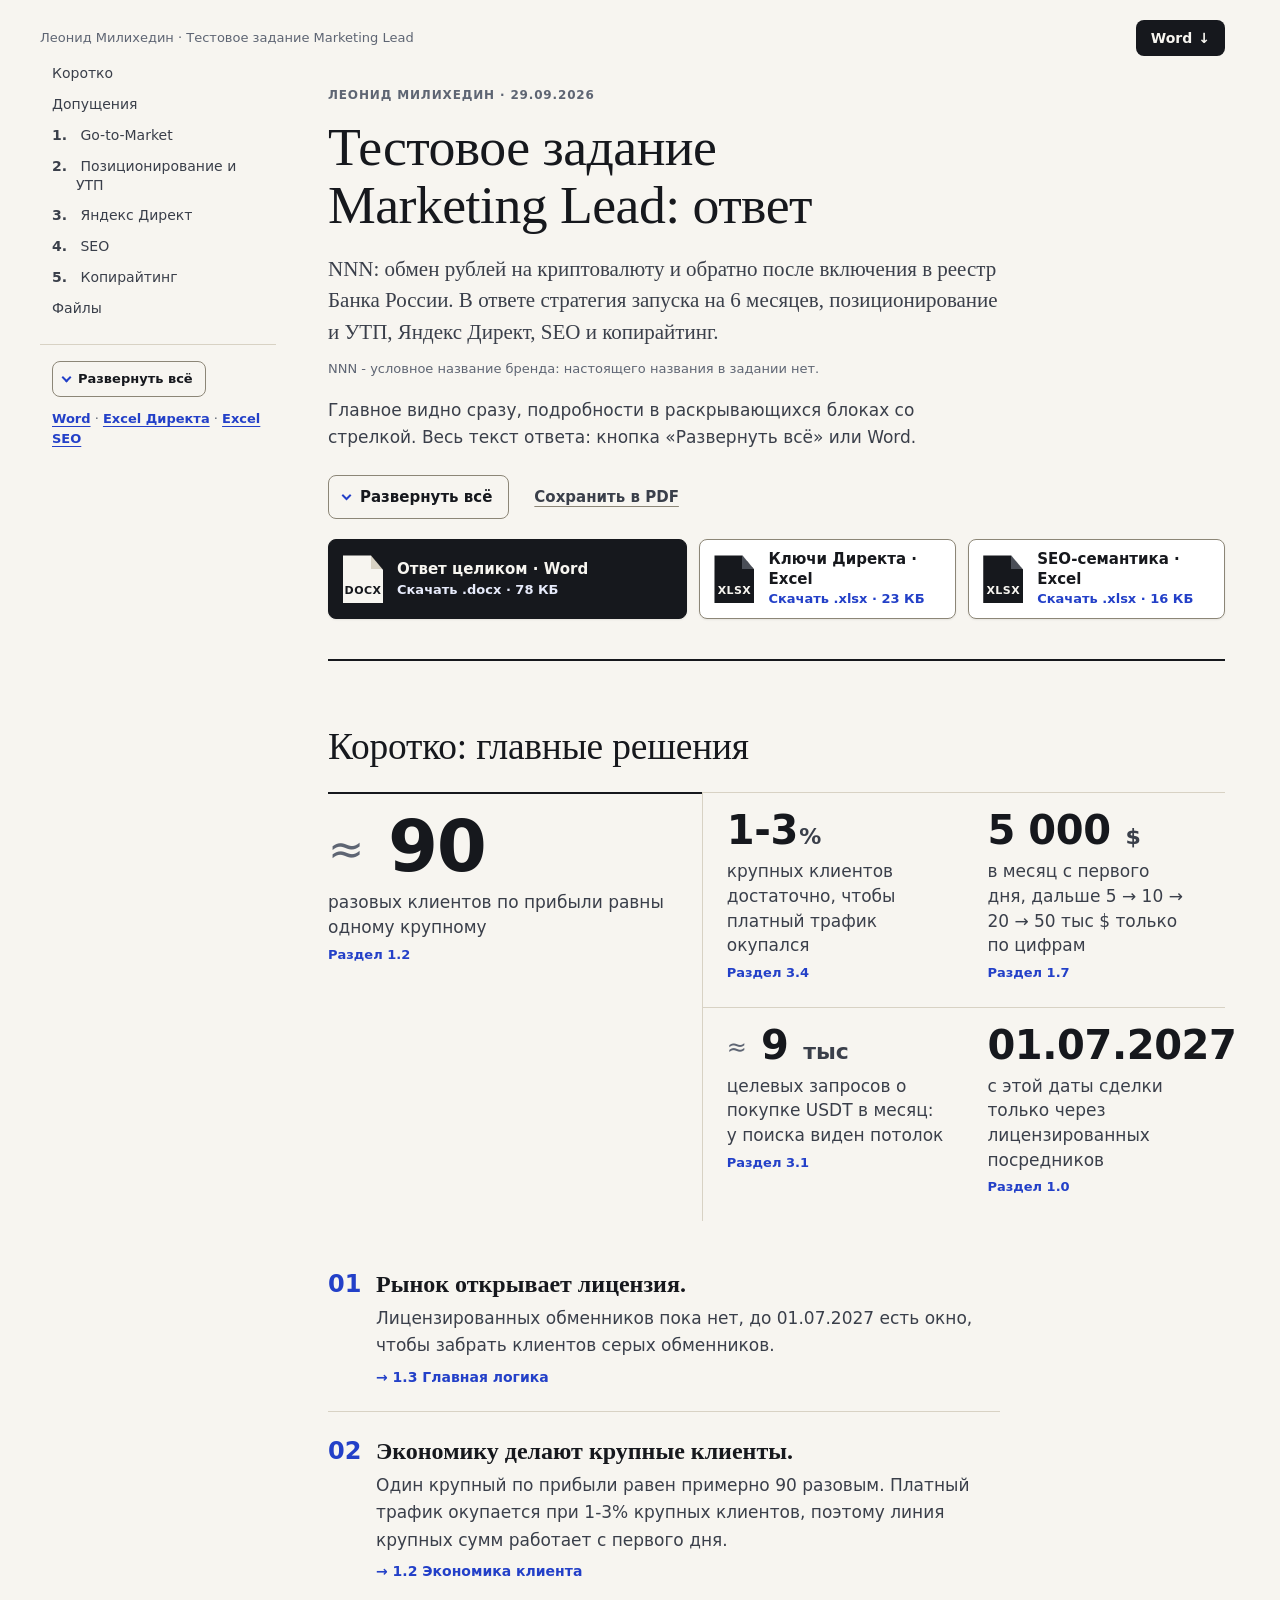
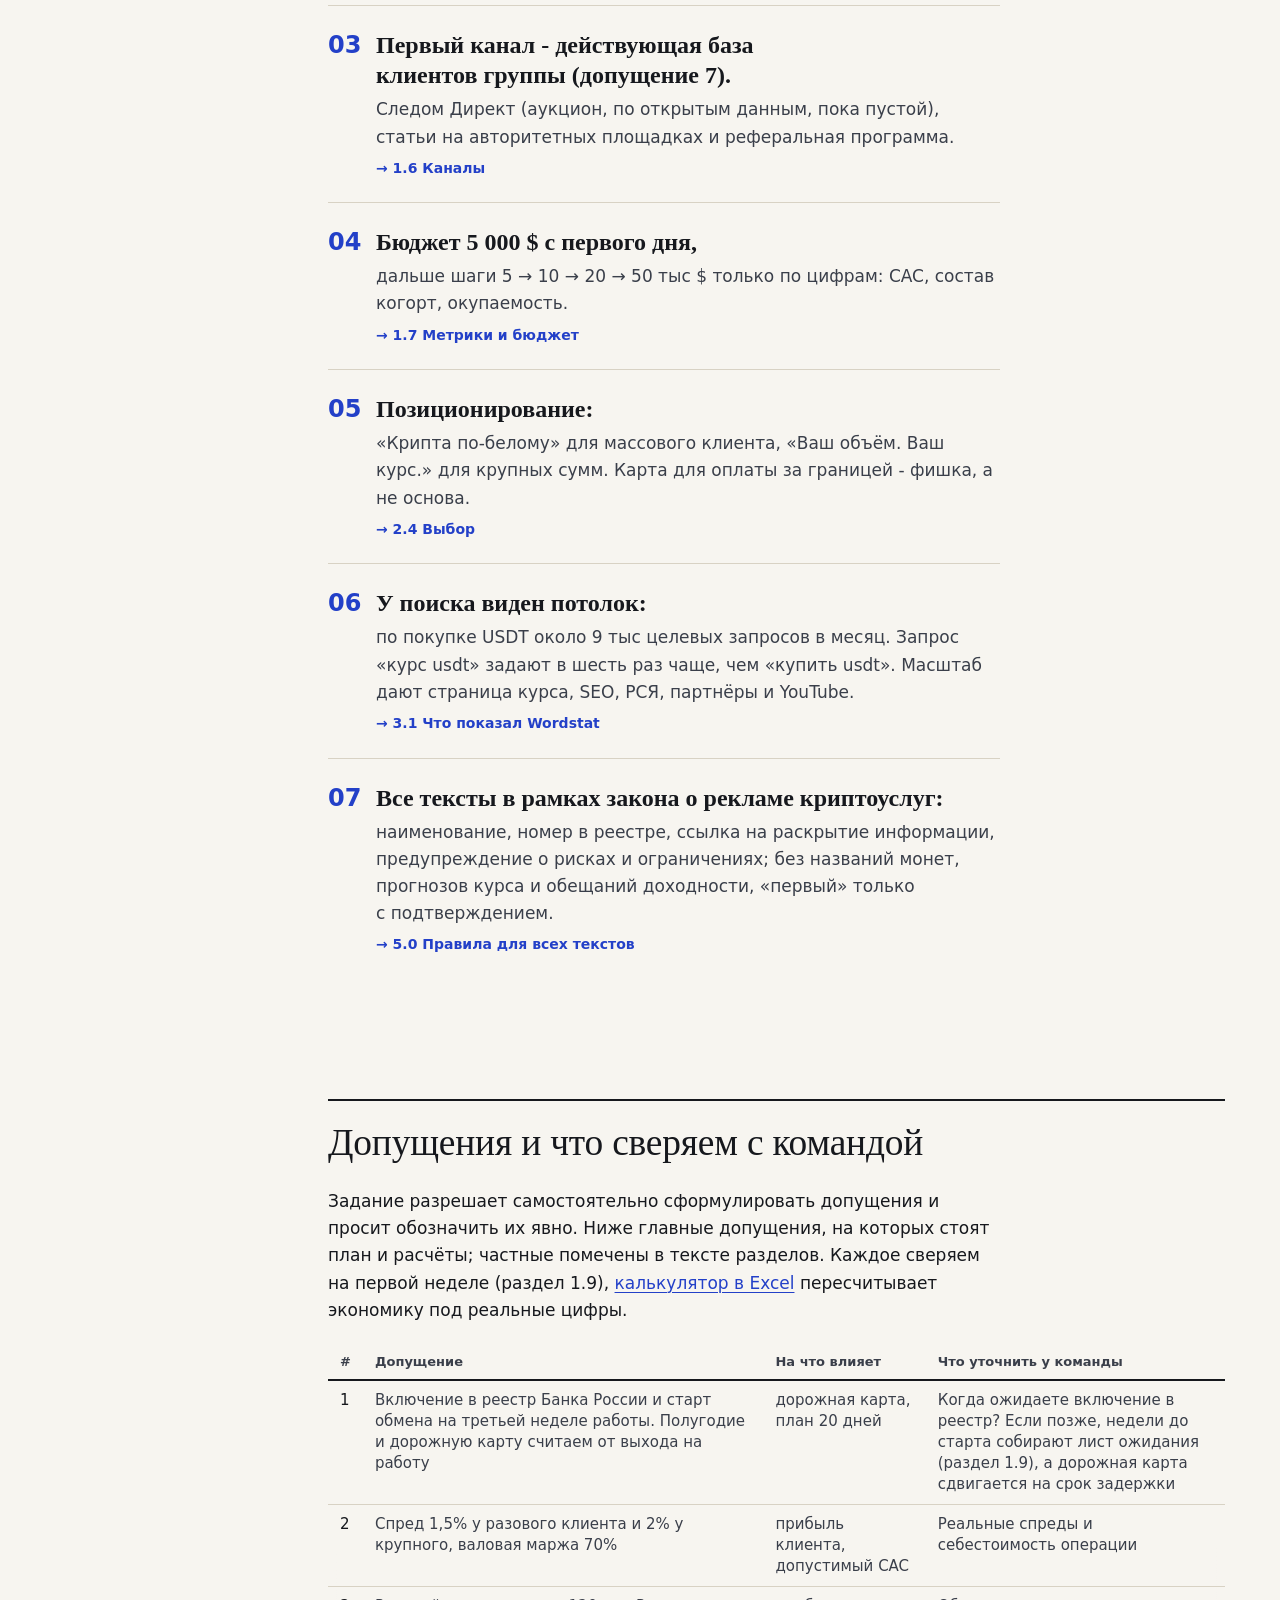
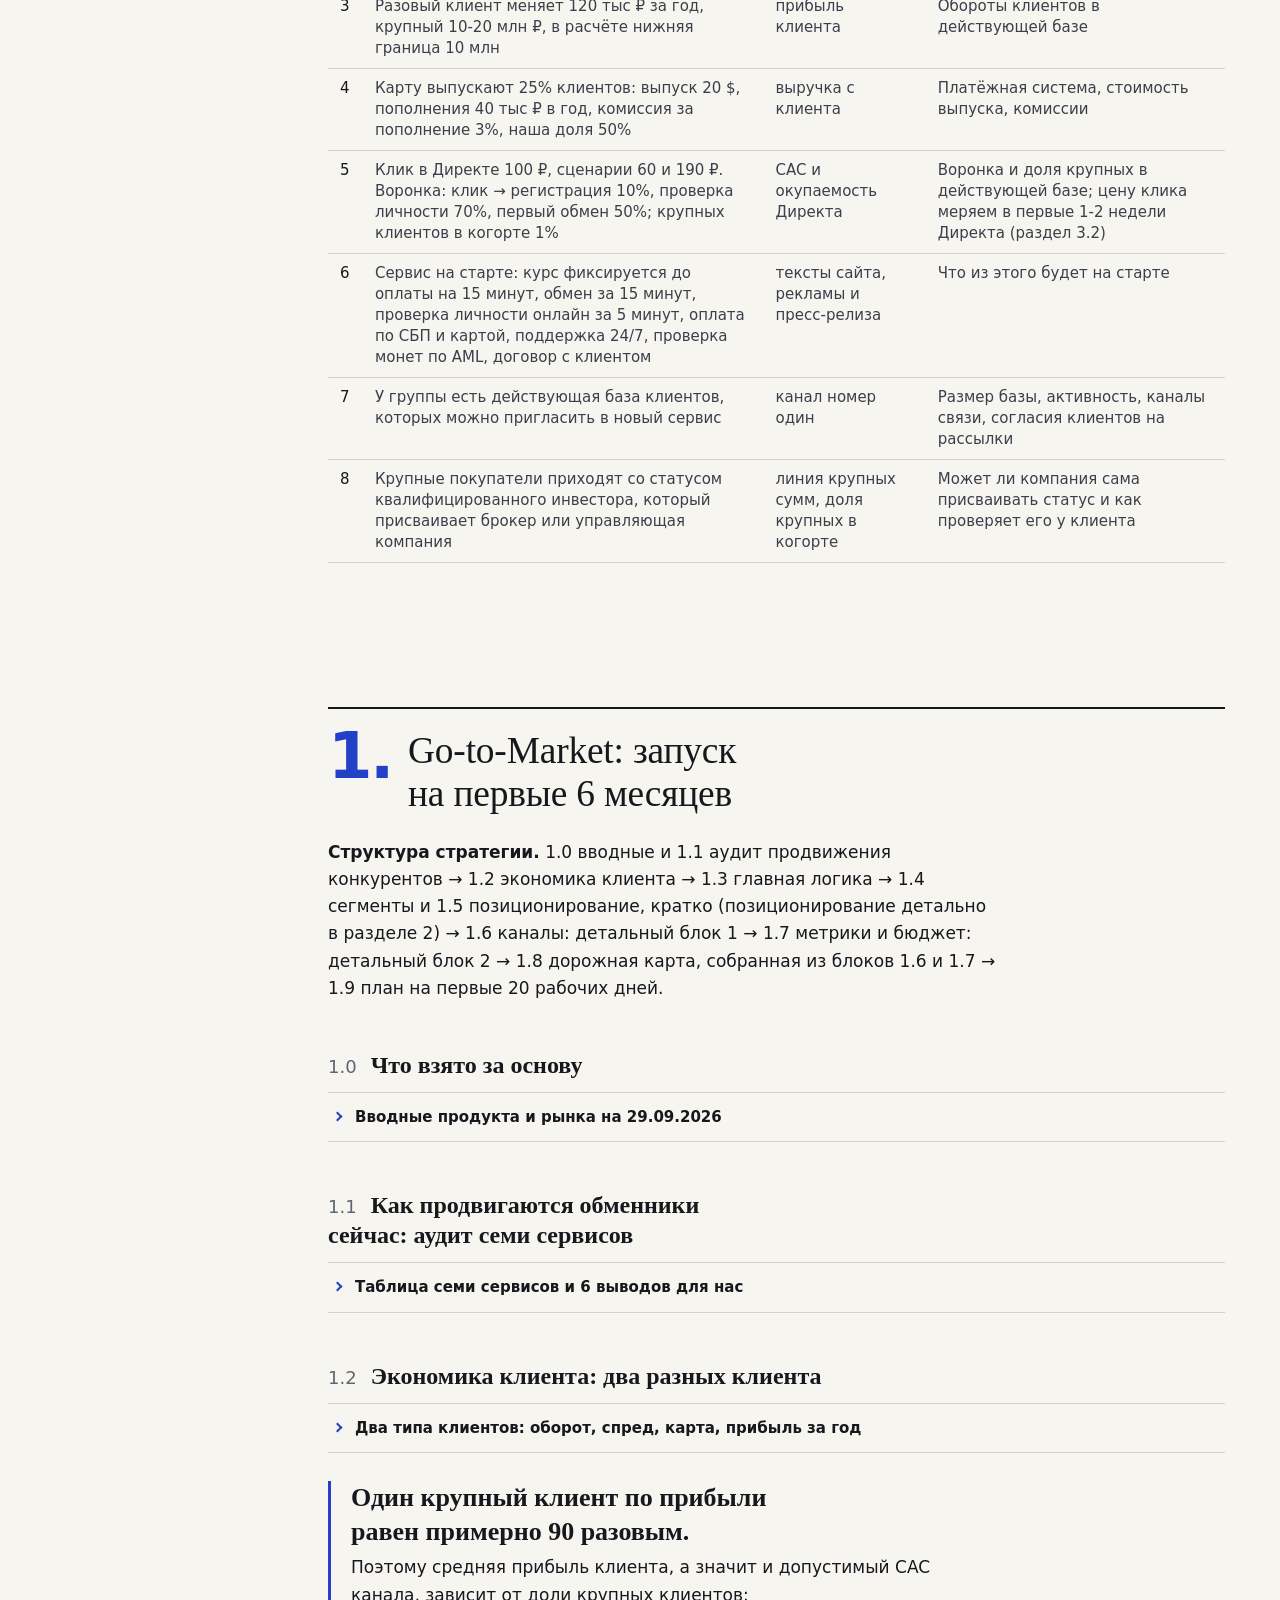
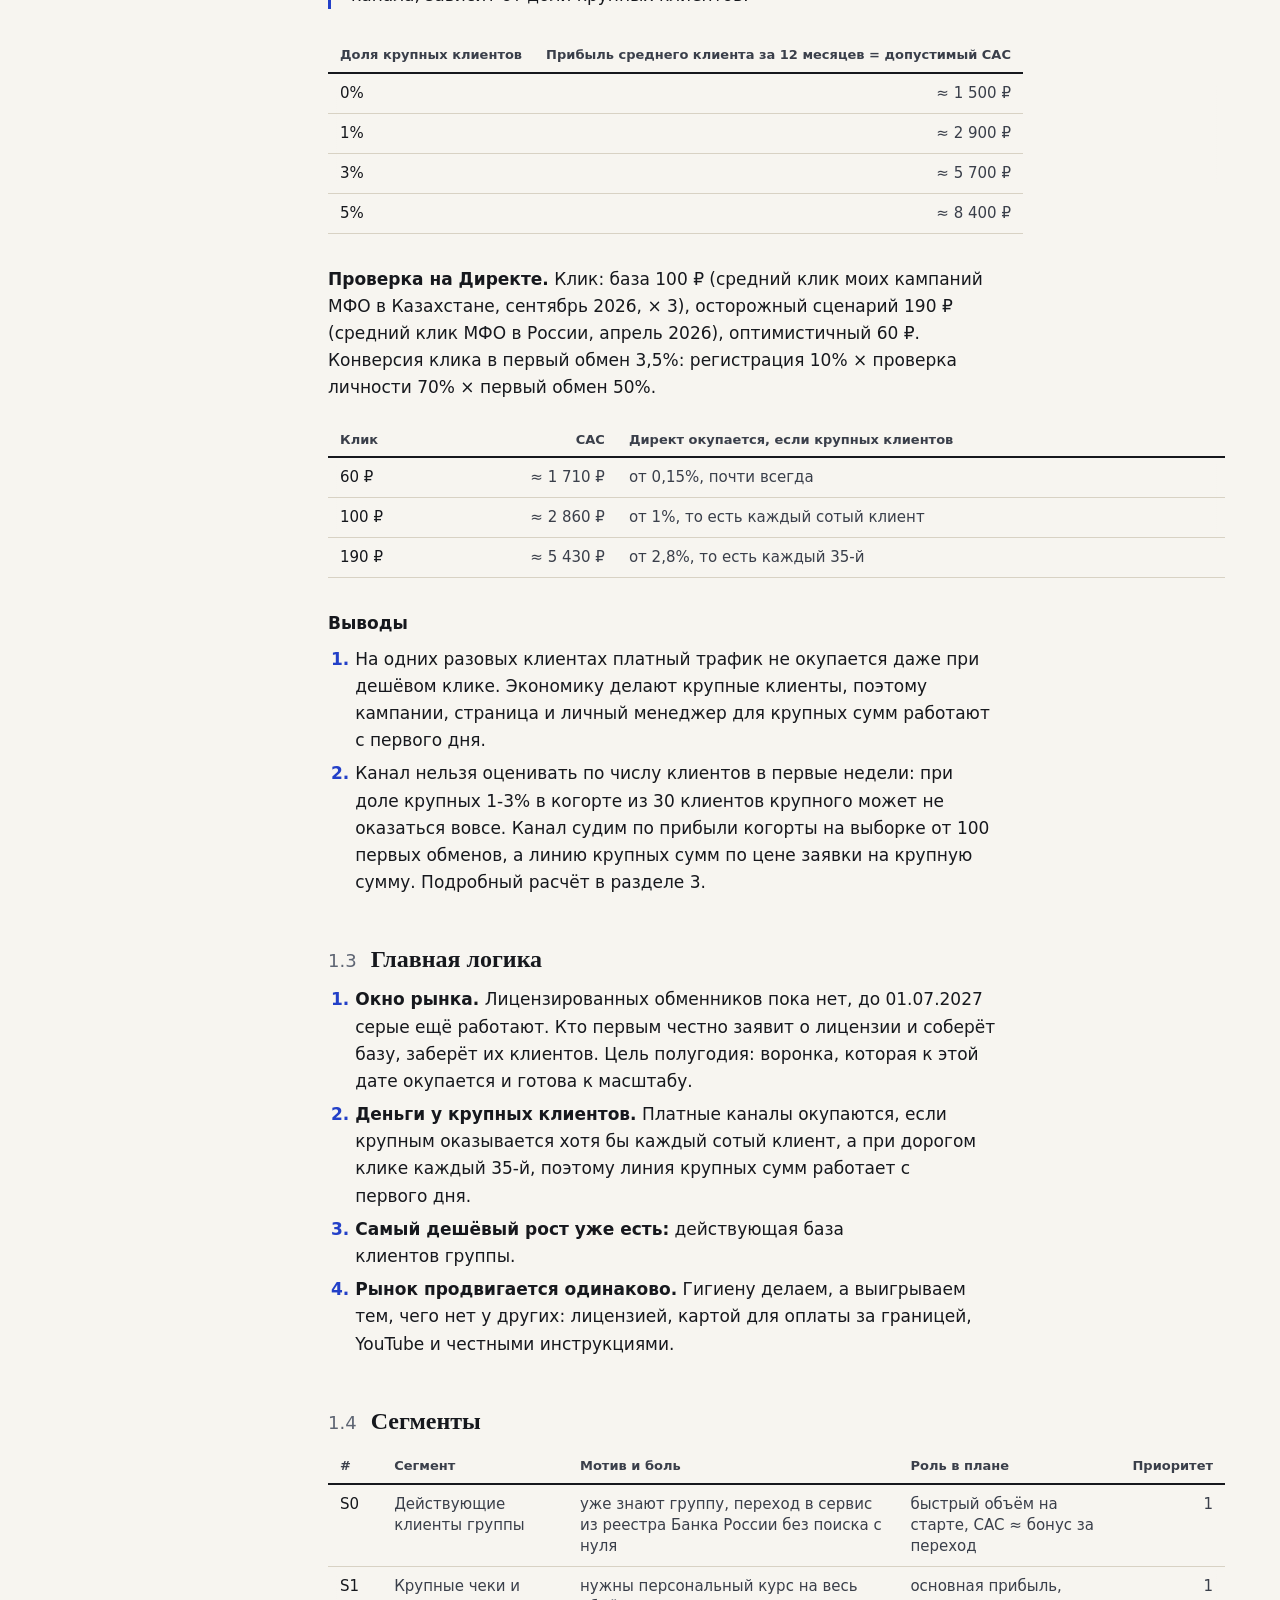
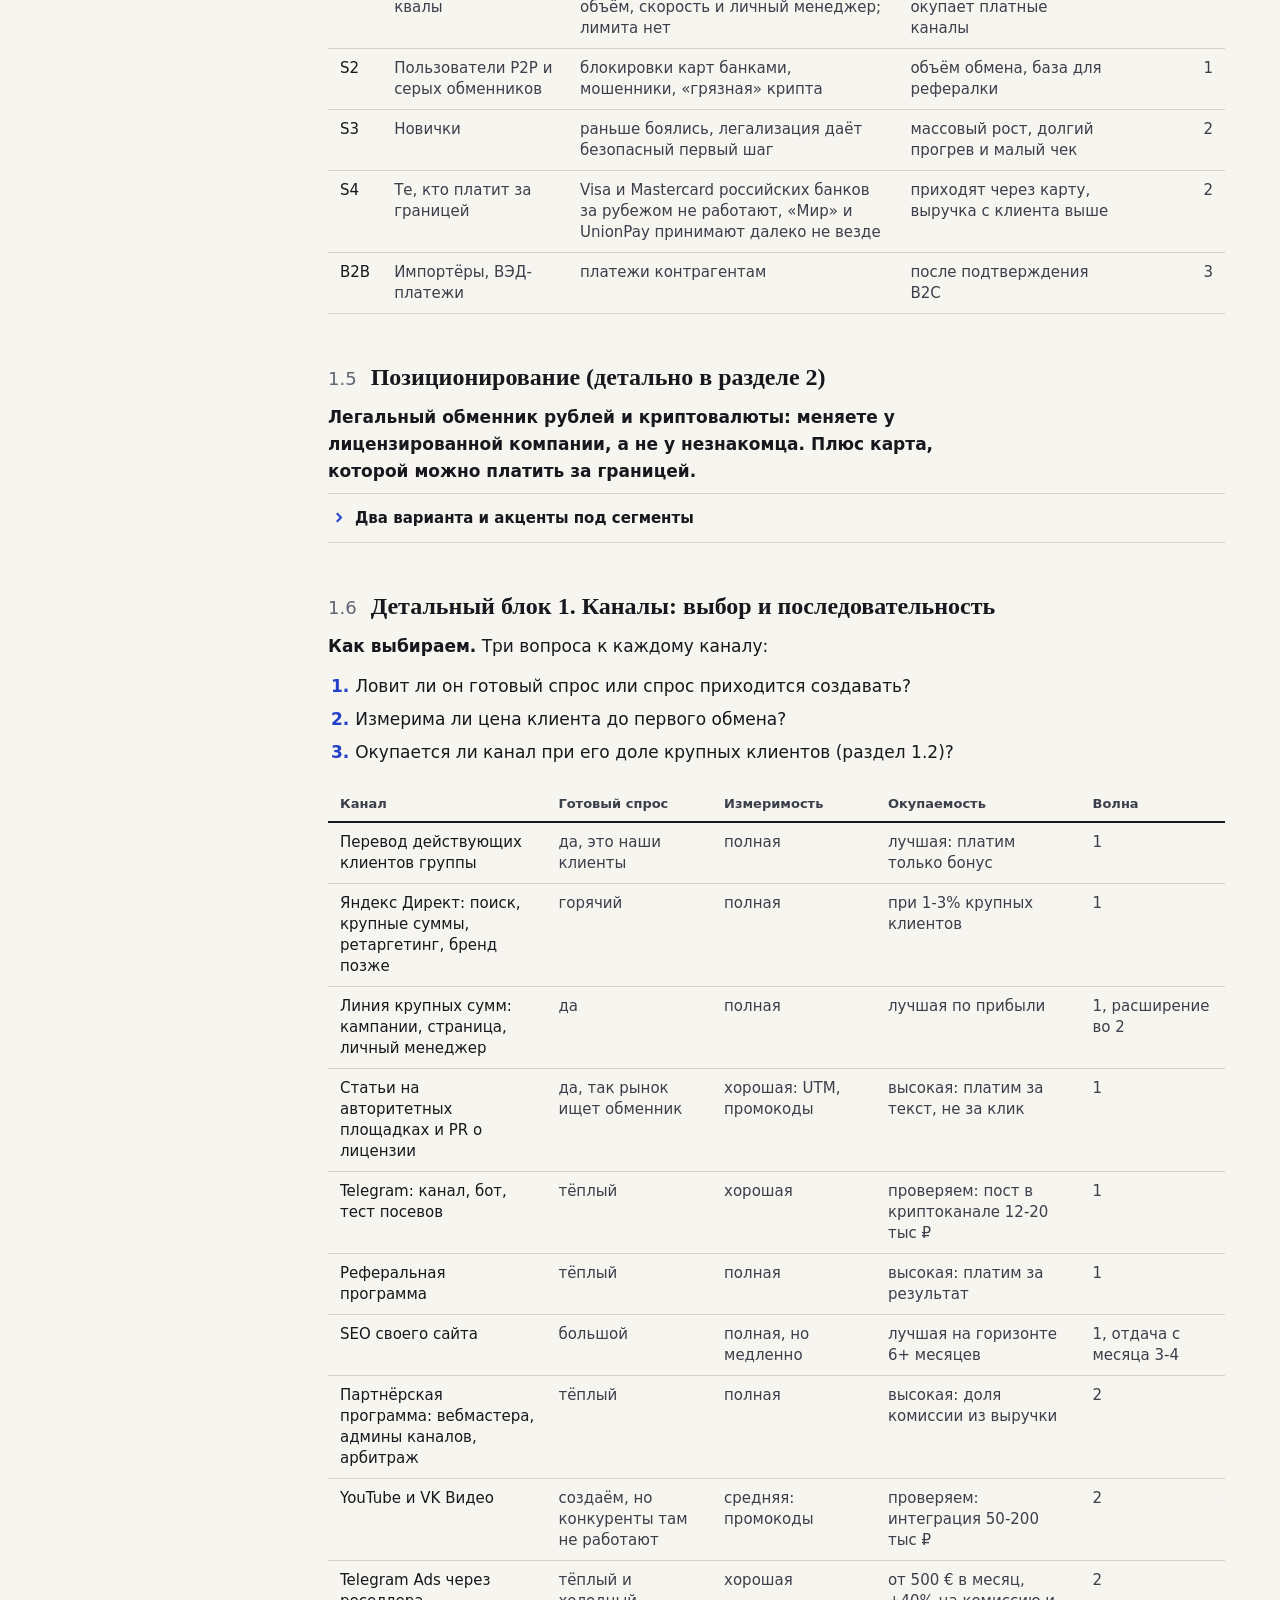
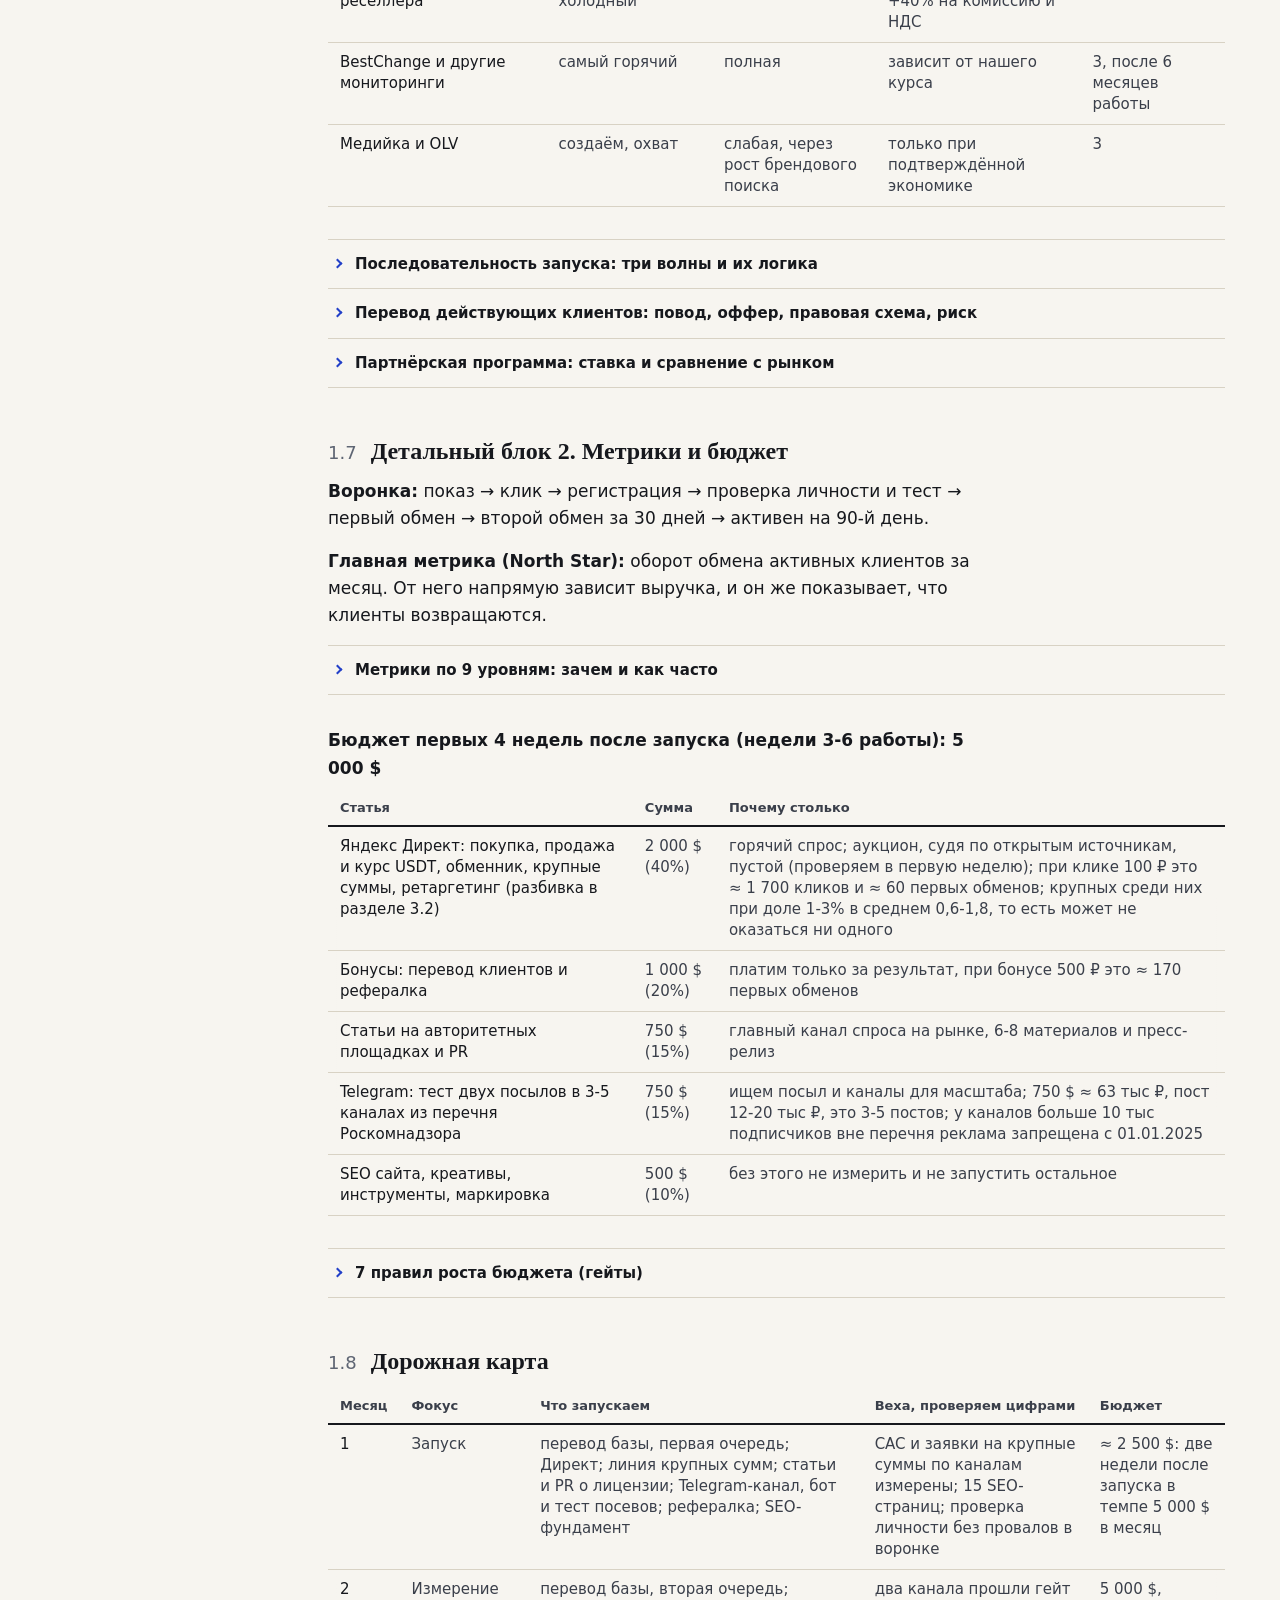
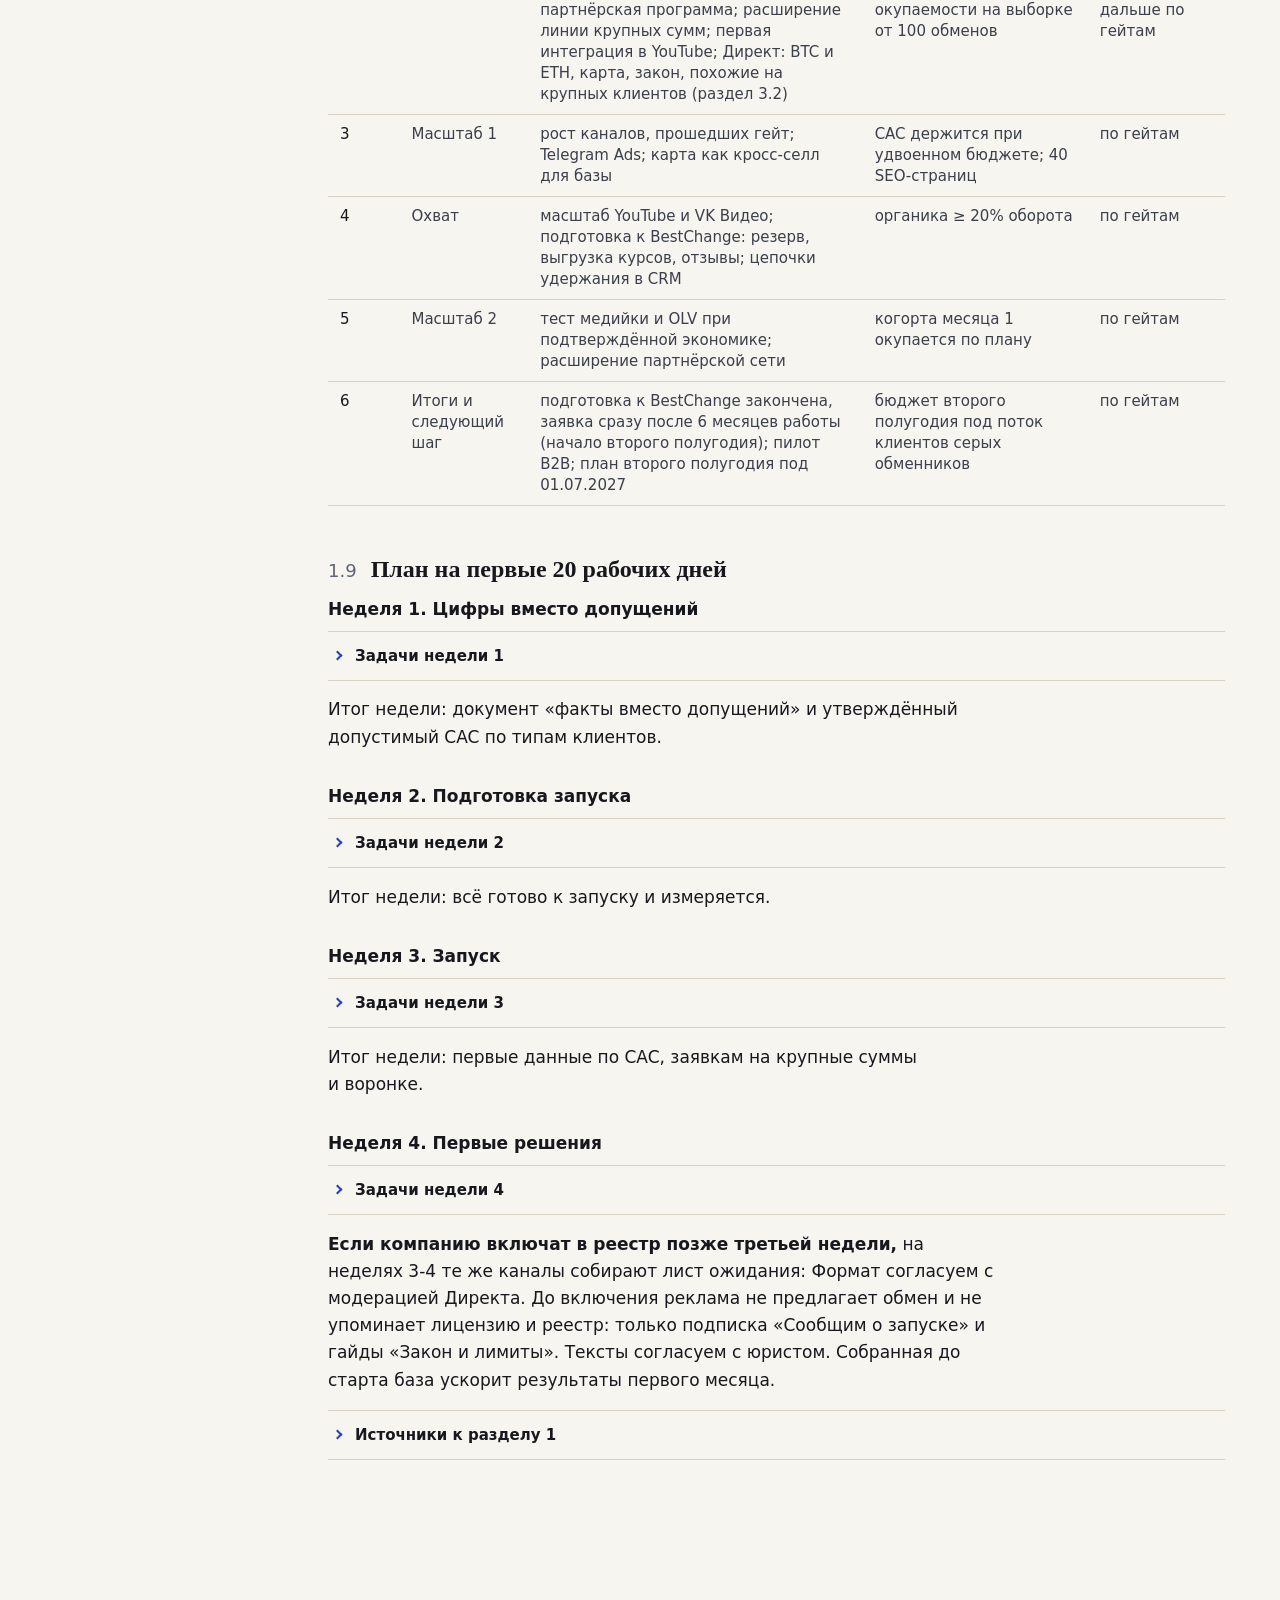
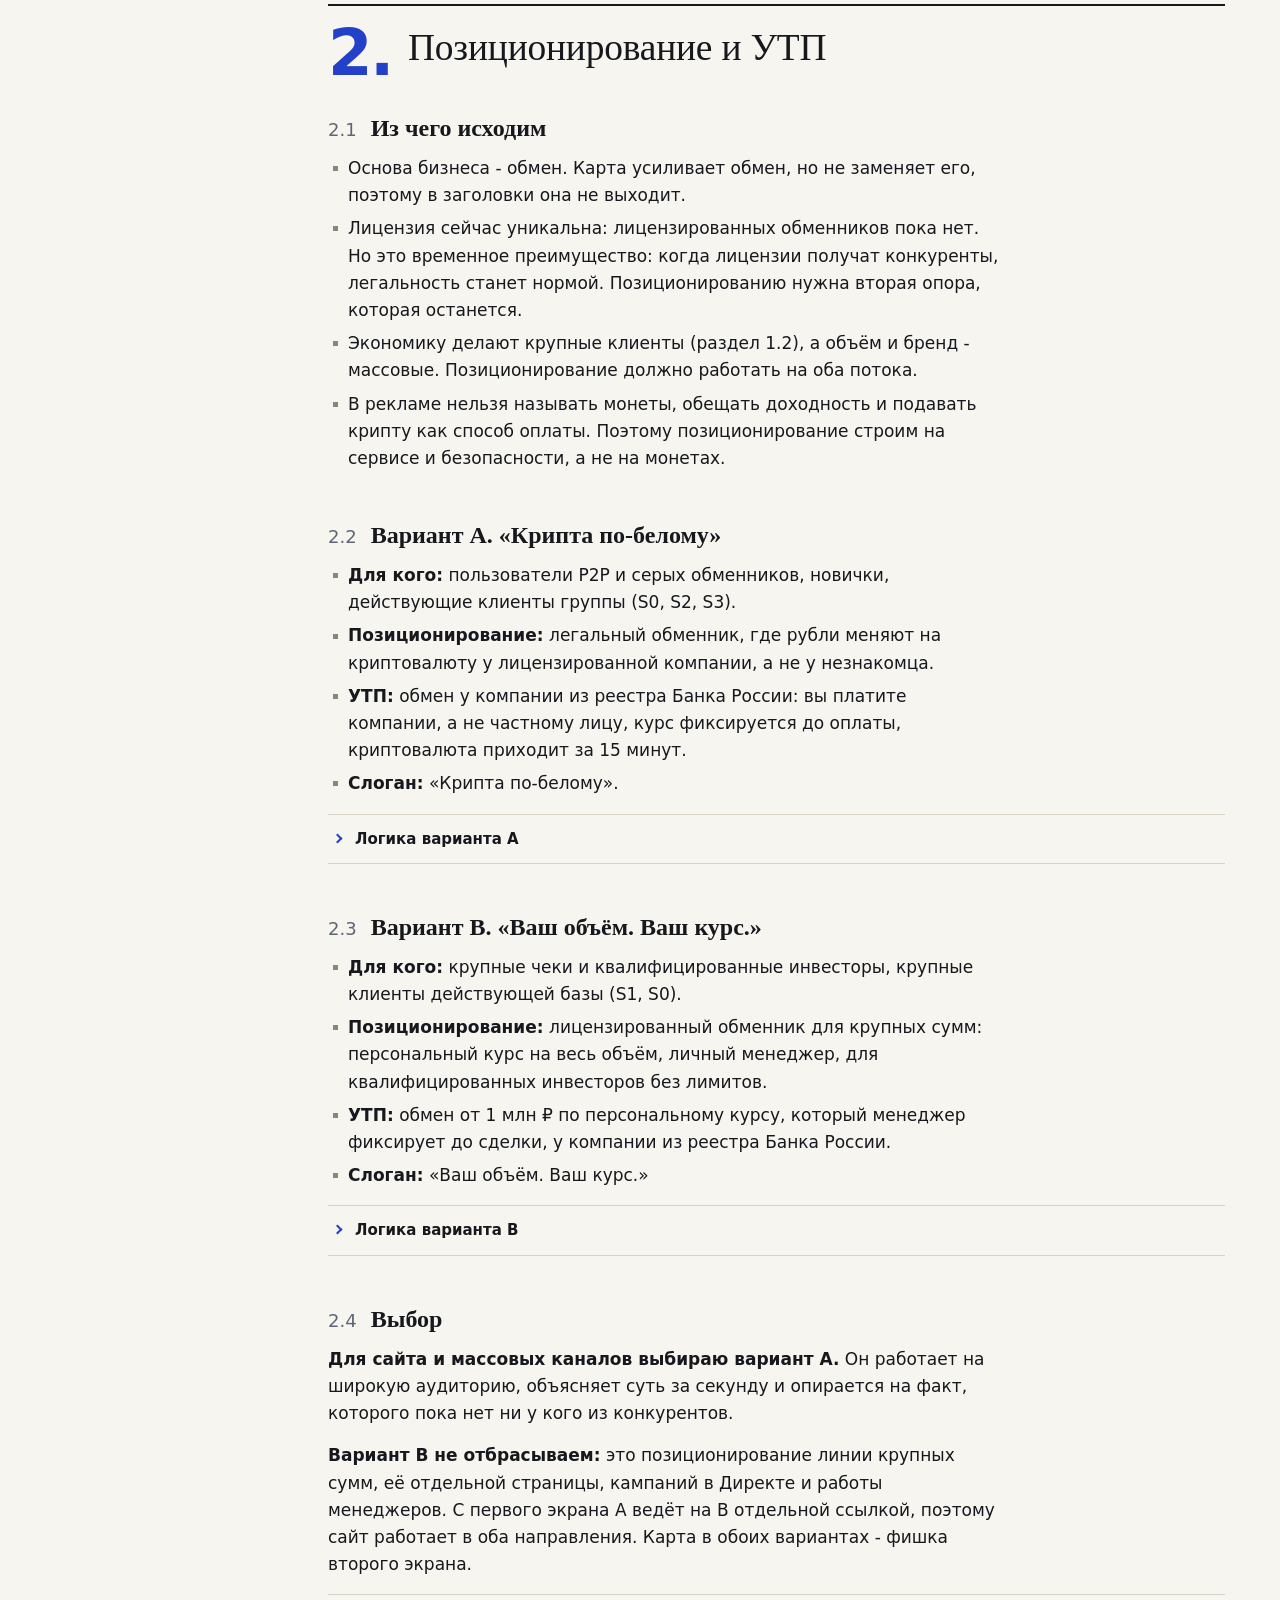
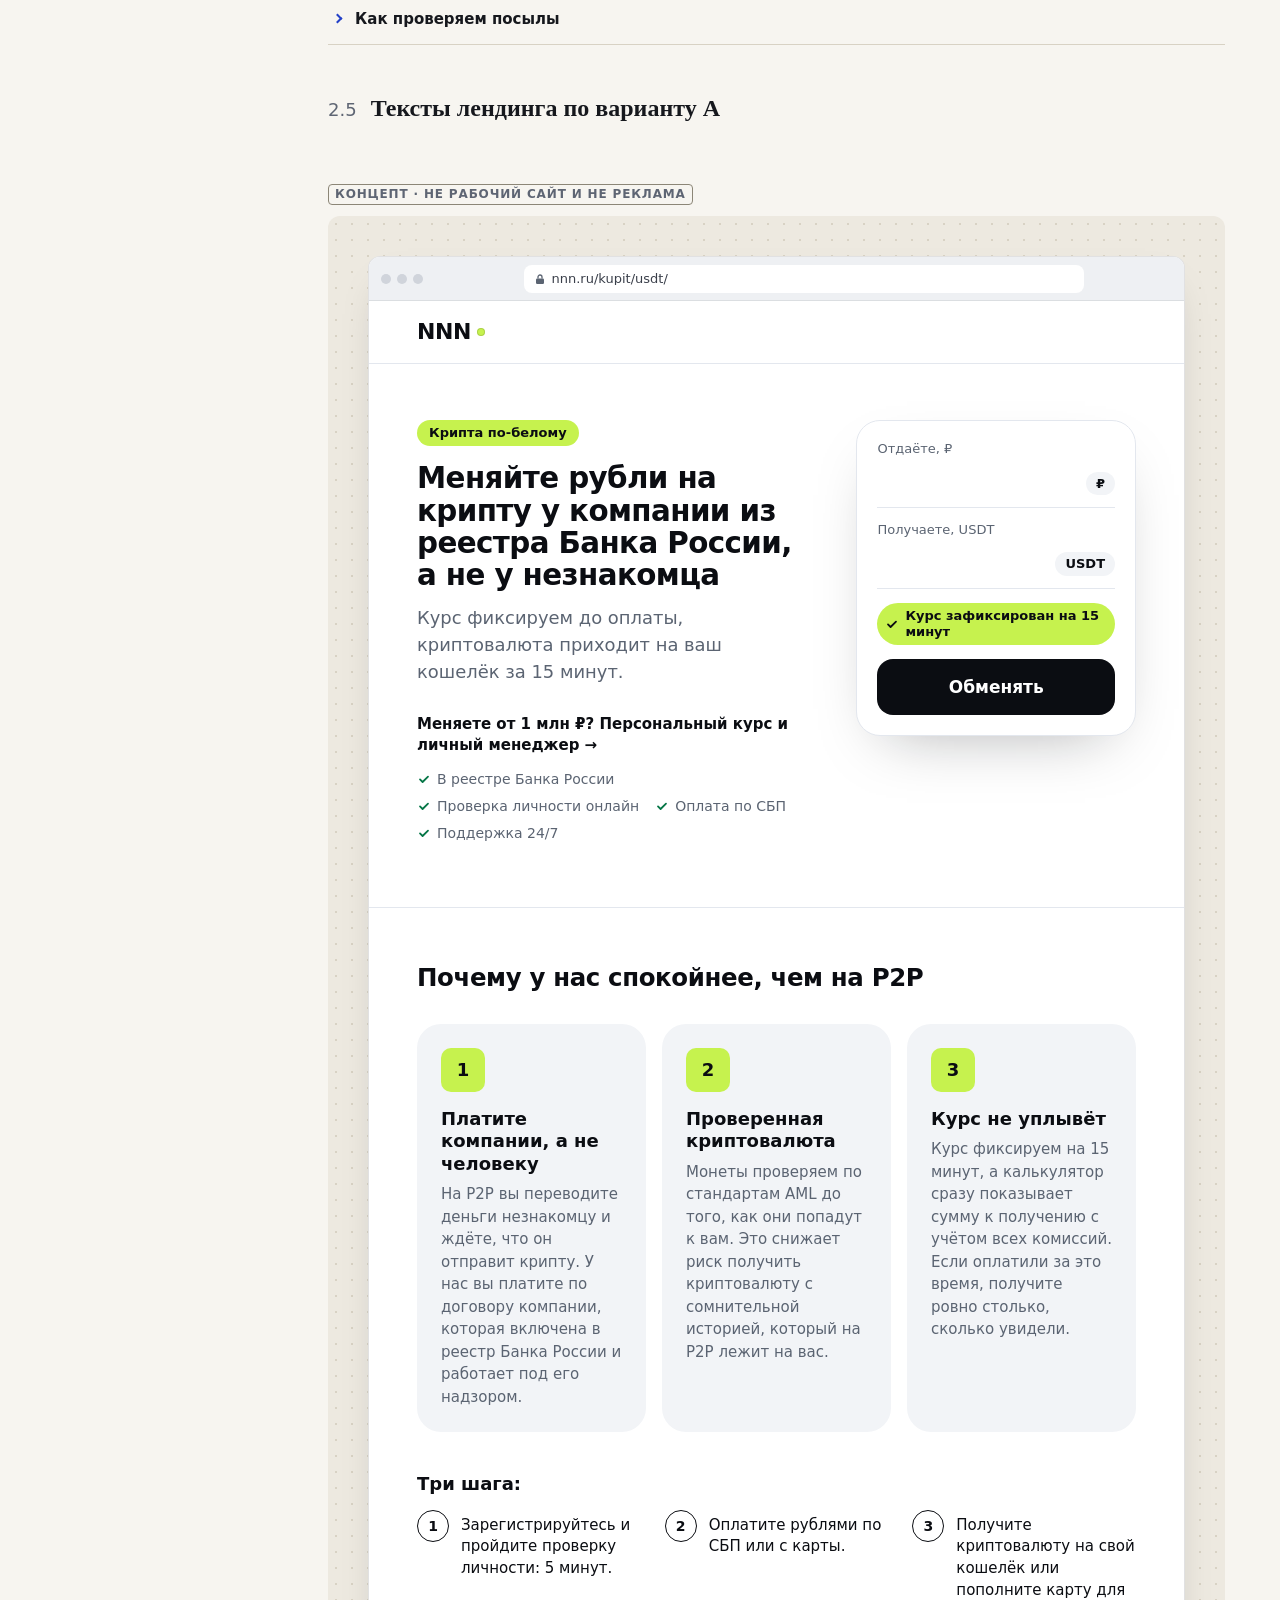
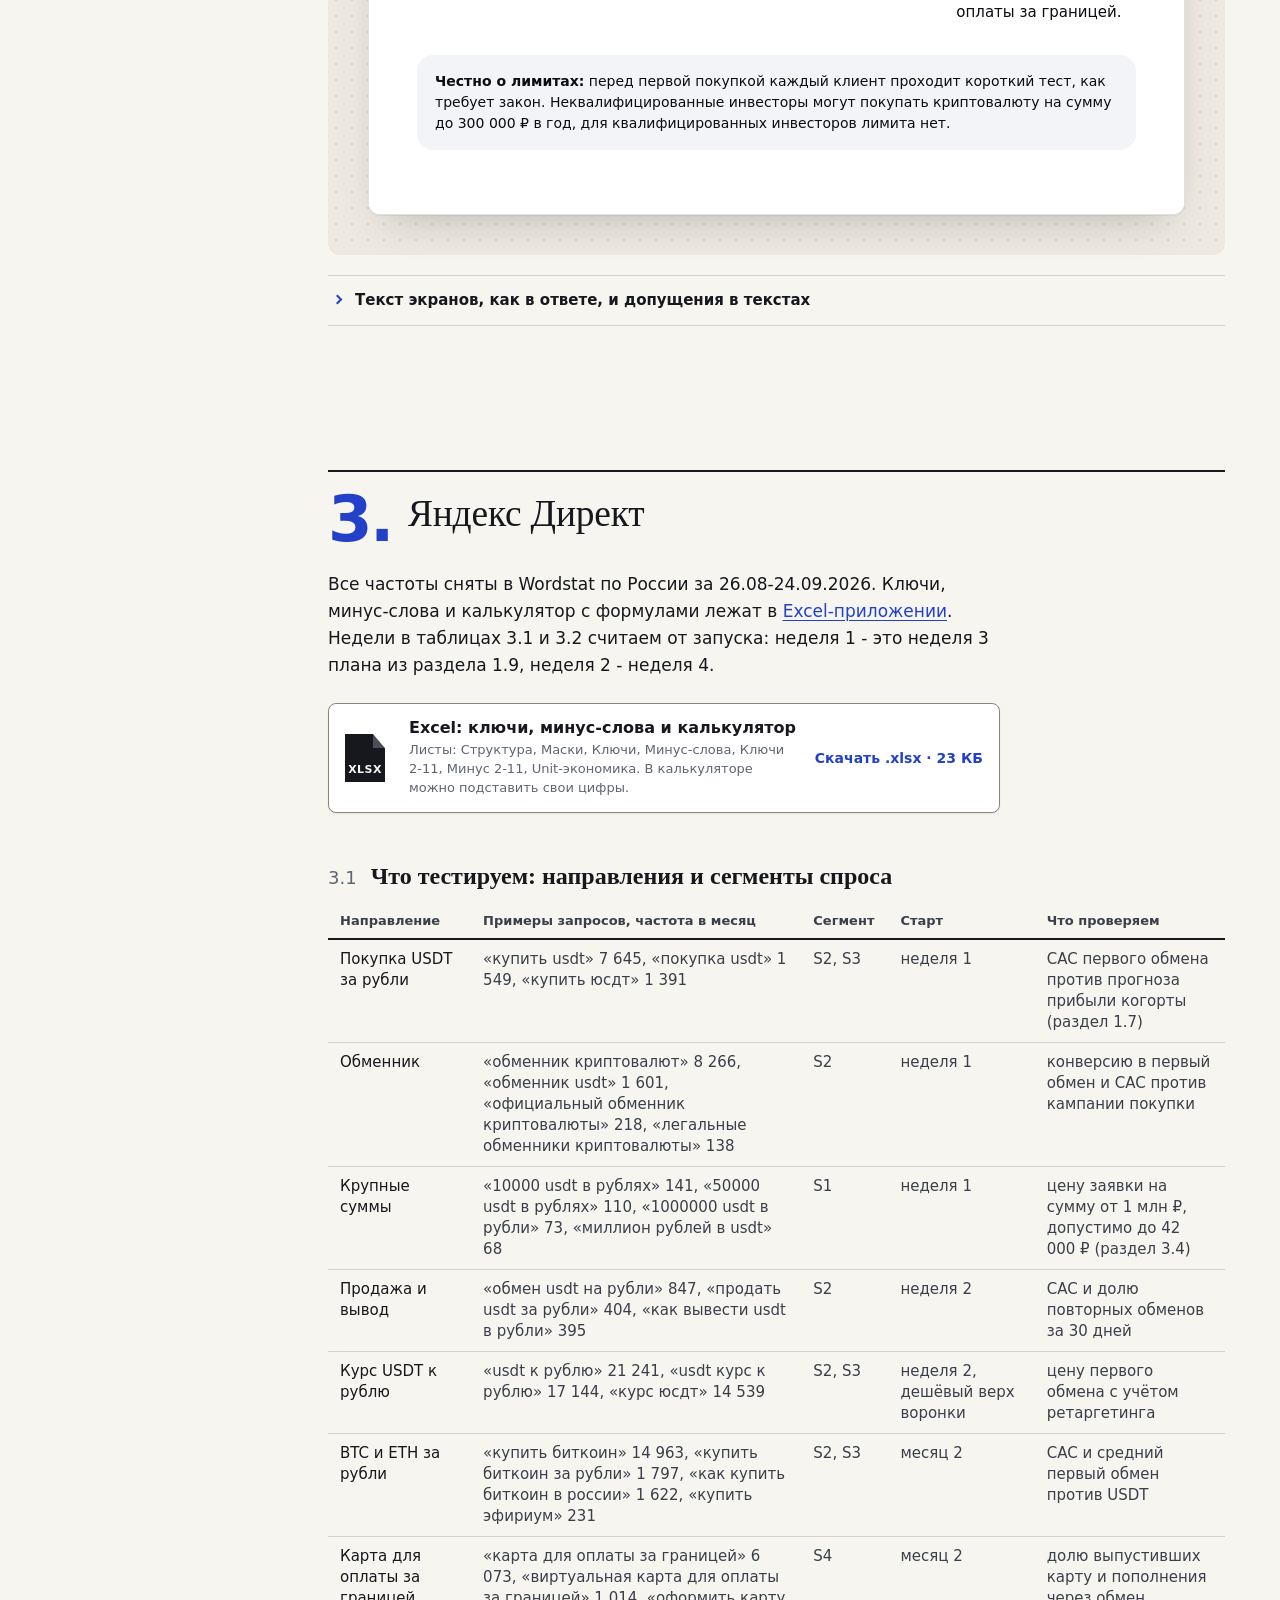
<file: index.html>
<!doctype html>
<html lang="ru" class="no-js">
<head>
  <meta charset="utf-8">
  <meta name="viewport" content="width=device-width, initial-scale=1">
  <title>Тестовое Marketing Lead · Леонид Милихедин</title>
  <meta name="description" content="Тестовое задание Marketing Lead: GTM на 6 месяцев, позиционирование, Яндекс Директ, SEO и тексты. Word и Excel с ключами можно скачать.">
  <meta name="robots" content="noindex, nofollow, noarchive, nosnippet, noimageindex">
  <meta name="referrer" content="no-referrer">
  <meta name="format-detection" content="telephone=no">
  <meta name="color-scheme" content="light dark">
  <meta name="theme-color" content="#F7F5F0" media="(prefers-color-scheme: light)">
  <meta name="theme-color" content="#121316" media="(prefers-color-scheme: dark)">
  <meta property="og:type" content="article">
  <meta property="og:locale" content="ru_RU">
  <meta property="og:site_name" content="Леонид Милихедин">
  <meta property="og:title" content="Запуск легального криптообменника: стратегия на 6 месяцев">
  <meta property="og:description" content="Тестовое задание Marketing Lead: GTM на 6 месяцев, позиционирование, Яндекс Директ, SEO и тексты. Word и Excel с ключами можно скачать.">
  <meta property="og:url" content="https://gtvortexteam.github.io/case-marketing-lead/">
  <meta name="twitter:card" content="summary">
  <link rel="icon" href="assets/favicon.svg" type="image/svg+xml">
  <link rel="stylesheet" href="assets/style.css">
  <link rel="stylesheet" href="assets/exhibits.css">
  <script src="assets/app.js" defer></script>
</head>
<body>
  <a class="skip-link" href="#answer">К тексту ответа</a>

  <header class="topbar" data-ui>
    <div class="topbar__inner">
      <p class="topbar__masthead">Леонид Милихедин · Тестовое задание Marketing Lead</p>
      <p class="topbar__title">Тестовое Marketing Lead</p>
      <div class="topbar__actions">
        <button type="button" class="topbar__toc-btn" data-action="toc-open" aria-controls="toc-dialog" aria-haspopup="dialog" aria-expanded="false">Содержание</button>
        <a class="btn-word" href="files/marketing-lead-test.docx" download="Тестовое_Marketing_Lead_Леонид_Милихедин_веб-версия.docx" aria-label="Скачать ответ целиком, Word, 78 КБ"><svg class="btn-word__icon" aria-hidden="true" focusable="false" width="16" height="16" viewBox="0 0 16 16"><path d="M8 2.5v7.5M4.5 6.5 8 10l3.5-3.5M3 13.5h10" fill="none" stroke="currentColor" stroke-width="1.6" stroke-linecap="round" stroke-linejoin="round"/></svg><span class="btn-word__pre">Скачать </span>Word<span class="btn-word__post"> ↓</span></a>
      </div>
    </div>
  </header>

  <div class="page">
    <nav class="toc toc--rail" aria-label="Содержание" data-ui>
      <ul class="toc__list">
        <li class="toc__item"><a class="toc__link" href="#korotko">Коротко</a></li>
        <li class="toc__item"><a class="toc__link" href="#dopushcheniya">Допущения</a></li>
        <li class="toc__item toc__item--section" data-section="gtm"><a class="toc__link" href="#gtm"><span class="toc__num">1.</span> Go-to-Market</a>
          <ul class="toc__sub">
            <li class="toc__subitem"><a class="toc__link toc__link--sub" href="#s1-0"><span class="toc__num">1.0</span> Вводные</a></li>
            <li class="toc__subitem"><a class="toc__link toc__link--sub" href="#s1-1"><span class="toc__num">1.1</span> Конкуренты</a></li>
            <li class="toc__subitem"><a class="toc__link toc__link--sub" href="#s1-2"><span class="toc__num">1.2</span> Экономика клиента</a></li>
            <li class="toc__subitem"><a class="toc__link toc__link--sub" href="#s1-3"><span class="toc__num">1.3</span> Главная логика</a></li>
            <li class="toc__subitem"><a class="toc__link toc__link--sub" href="#s1-4"><span class="toc__num">1.4</span> Сегменты</a></li>
            <li class="toc__subitem"><a class="toc__link toc__link--sub" href="#s1-5"><span class="toc__num">1.5</span> Позиционирование</a></li>
            <li class="toc__subitem"><a class="toc__link toc__link--sub" href="#s1-6"><span class="toc__num">1.6</span> Каналы</a></li>
            <li class="toc__subitem"><a class="toc__link toc__link--sub" href="#s1-7"><span class="toc__num">1.7</span> Метрики и бюджет</a></li>
            <li class="toc__subitem"><a class="toc__link toc__link--sub" href="#s1-8"><span class="toc__num">1.8</span> Дорожная карта</a></li>
            <li class="toc__subitem"><a class="toc__link toc__link--sub" href="#s1-9"><span class="toc__num">1.9</span> План на 20 дней</a></li>
          </ul>
        </li>
        <li class="toc__item toc__item--section" data-section="pozicionirovanie"><a class="toc__link" href="#pozicionirovanie"><span class="toc__num">2.</span> Позиционирование и УТП</a>
          <ul class="toc__sub">
            <li class="toc__subitem"><a class="toc__link toc__link--sub" href="#s2-1"><span class="toc__num">2.1</span> Из чего исходим</a></li>
            <li class="toc__subitem"><a class="toc__link toc__link--sub" href="#s2-2"><span class="toc__num">2.2</span> Вариант A</a></li>
            <li class="toc__subitem"><a class="toc__link toc__link--sub" href="#s2-3"><span class="toc__num">2.3</span> Вариант B</a></li>
            <li class="toc__subitem"><a class="toc__link toc__link--sub" href="#s2-4"><span class="toc__num">2.4</span> Выбор</a></li>
            <li class="toc__subitem"><a class="toc__link toc__link--sub" href="#s2-5"><span class="toc__num">2.5</span> Лендинг</a></li>
          </ul>
        </li>
        <li class="toc__item toc__item--section" data-section="direkt"><a class="toc__link" href="#direkt"><span class="toc__num">3.</span> Яндекс Директ</a>
          <ul class="toc__sub">
            <li class="toc__subitem"><a class="toc__link toc__link--sub" href="#s3-1"><span class="toc__num">3.1</span> Что тестируем</a></li>
            <li class="toc__subitem"><a class="toc__link toc__link--sub" href="#s3-2"><span class="toc__num">3.2</span> Кампании</a></li>
            <li class="toc__subitem"><a class="toc__link toc__link--sub" href="#s3-3"><span class="toc__num">3.3</span> Кампания «Покупка USDT»</a></li>
            <li class="toc__subitem"><a class="toc__link toc__link--sub" href="#s3-4"><span class="toc__num">3.4</span> Unit-экономика</a></li>
            <li class="toc__subitem"><a class="toc__link toc__link--sub" href="#s3-5"><span class="toc__num">3.5</span> Ключи других кампаний</a></li>
          </ul>
        </li>
        <li class="toc__item toc__item--section" data-section="seo"><a class="toc__link" href="#seo"><span class="toc__num">4.</span> SEO</a>
          <ul class="toc__sub">
            <li class="toc__subitem"><a class="toc__link toc__link--sub" href="#s4-1"><span class="toc__num">4.1</span> Логика</a></li>
            <li class="toc__subitem"><a class="toc__link toc__link--sub" href="#s4-2"><span class="toc__num">4.2</span> Спрос</a></li>
            <li class="toc__subitem"><a class="toc__link toc__link--sub" href="#s4-3"><span class="toc__num">4.3</span> Структура сайта</a></li>
            <li class="toc__subitem"><a class="toc__link toc__link--sub" href="#s4-4"><span class="toc__num">4.4</span> Семантика страниц</a></li>
            <li class="toc__subitem"><a class="toc__link toc__link--sub" href="#s4-5"><span class="toc__num">4.5</span> Приоритеты</a></li>
          </ul>
        </li>
        <li class="toc__item toc__item--section" data-section="kopirajting"><a class="toc__link" href="#kopirajting"><span class="toc__num">5.</span> Копирайтинг</a>
          <ul class="toc__sub">
            <li class="toc__subitem"><a class="toc__link toc__link--sub" href="#s5-0"><span class="toc__num">5.0</span> Правила</a></li>
            <li class="toc__subitem"><a class="toc__link toc__link--sub" href="#s5-1"><span class="toc__num">5.1</span> Объявление</a></li>
            <li class="toc__subitem"><a class="toc__link toc__link--sub" href="#s5-2"><span class="toc__num">5.2</span> Баннер</a></li>
            <li class="toc__subitem"><a class="toc__link toc__link--sub" href="#s5-3"><span class="toc__num">5.3</span> Ролик OLV</a></li>
            <li class="toc__subitem"><a class="toc__link toc__link--sub" href="#s5-4"><span class="toc__num">5.4</span> Экраны сайта</a></li>
            <li class="toc__subitem"><a class="toc__link toc__link--sub" href="#s5-5"><span class="toc__num">5.5</span> Пресс-релиз</a></li>
          </ul>
        </li>
        <li class="toc__item"><a class="toc__link" href="#fajly">Файлы</a></li>
      </ul>
      <div class="toc__tools">
        <button type="button" class="btn-expand btn-expand--toc" data-action="expand-all">Развернуть всё</button>
        <p class="toc__files"><a class="toc__file toc__file--word" href="files/marketing-lead-test.docx" download="Тестовое_Marketing_Lead_Леонид_Милихедин_веб-версия.docx">Word</a> · <a class="toc__file toc__file--direct" href="files/direct-keywords.xlsx" download="Тестовое_Marketing_Lead_Директ_семантика_и_экономика.xlsx">Excel Директа</a> · <a class="toc__file toc__file--seo" href="files/seo-semantics.xlsx" download="Тестовое_Marketing_Lead_SEO_семантика.xlsx">Excel SEO</a></p>
      </div>
    </nav>

    <main>
      <section class="cover" id="top" data-ui>
        <p class="cover__kicker">Леонид Милихедин · 29.09.2026</p>
        <h1 class="cover__title">Тестовое задание Marketing Lead: ответ</h1>
        <p class="cover__lead">NNN: обмен рублей на криптовалюту и обратно после включения в реестр Банка России. В ответе стратегия запуска на 6 месяцев, позиционирование и УТП, Яндекс Директ, SEO и копирайтинг.</p>
        <p class="cover__note">NNN - условное название бренда: настоящего названия в задании нет.</p>
        <p class="cover__howto">Главное видно сразу, подробности в раскрывающихся блоках со стрелкой. Весь текст ответа: кнопка «Развернуть всё» или Word.</p>
        <p class="print-only" hidden>Веб-версия и файлы Word и Excel: gtvortexteam.github.io/case-marketing-lead</p>
        <div class="cover__actions">
          <button type="button" class="btn-expand btn-expand--cover" data-action="expand-all">Развернуть всё</button>
          <button type="button" class="btn-print" data-action="print">Сохранить в PDF</button>
        </div>
        <div class="files-row">
<a class="file file--docx file--primary file--compact" href="files/marketing-lead-test.docx" download="Тестовое_Marketing_Lead_Леонид_Милихедин_веб-версия.docx"
   aria-label="Скачать ответ целиком, Word, 78 КБ" data-ui>
  <span class="file__badge" aria-hidden="true">DOCX</span>
  <span class="file__title">Ответ целиком · Word</span>
  <span class="file__action">Скачать .docx · 78 КБ</span>
</a>
<a class="file file--xlsx file--compact" href="files/direct-keywords.xlsx" download="Тестовое_Marketing_Lead_Директ_семантика_и_экономика.xlsx"
   aria-label="Скачать ключи Директа, Excel, 23 КБ" data-ui>
  <span class="file__badge" aria-hidden="true">XLSX</span>
  <span class="file__title">Ключи Директа · Excel</span>
  <span class="file__action">Скачать .xlsx · 23 КБ</span>
</a>
<a class="file file--xlsx file--compact" href="files/seo-semantics.xlsx" download="Тестовое_Marketing_Lead_SEO_семантика.xlsx"
   aria-label="Скачать SEO-семантику, Excel, 16 КБ" data-ui>
  <span class="file__badge" aria-hidden="true">XLSX</span>
  <span class="file__title">SEO-семантика · Excel</span>
  <span class="file__action">Скачать .xlsx · 16 КБ</span>
</a>
        </div>
        <p class="cover__all-files"><a href="#fajly">Все файлы: Word и два Excel ↓</a></p>
      </section>

      <article id="answer">
<h2 id="korotko">Коротко: главные решения</h2>
<div class="tiles" data-ui>
  <a class="tile tile--hero" href="#s1-2">
    <span class="tile__value"><span class="tile__approx">≈</span> 90</span>
    <span class="tile__label">разовых клиентов по прибыли равны одному крупному</span>
    <span class="tile__note">Раздел 1.2</span>
  </a>
  <a class="tile" href="#s3-4">
    <span class="tile__value">1-3<span class="tile__unit">%</span></span>
    <span class="tile__label">крупных клиентов достаточно, чтобы платный трафик окупался</span>
    <span class="tile__note">Раздел 3.4</span>
  </a>
  <a class="tile" href="#s1-7">
    <span class="tile__value">5 000 <span class="tile__unit">$</span></span>
    <span class="tile__label">в месяц с первого дня, дальше 5 → 10 → 20 → 50 тыс $ только по цифрам</span>
    <span class="tile__note">Раздел 1.7</span>
  </a>
  <a class="tile" href="#direkt-wordstat">
    <span class="tile__value"><span class="tile__approx">≈</span> 9 <span class="tile__unit">тыс</span></span>
    <span class="tile__label">целевых запросов о покупке USDT в месяц: у поиска виден потолок</span>
    <span class="tile__note">Раздел 3.1</span>
  </a>
  <a class="tile" href="#s1-0">
    <span class="tile__value">01.07.2027</span>
    <span class="tile__label">с этой даты сделки только через лицензированных посредников</span>
    <span class="tile__note">Раздел 1.0</span>
  </a>
</div>
<ol class="decisions" role="list">
<li><strong>Рынок открывает лицензия.</strong> Лицензированных обменников пока нет, до 01.07.2027 есть окно, чтобы забрать
клиентов серых обменников. <a class="more" href="#s1-3" data-ui>→ 1.3 Главная логика</a></li>
<li><strong>Экономику делают крупные клиенты.</strong> Один крупный по прибыли равен примерно 90 разовым. Платный трафик
окупается при 1-3% крупных клиентов, поэтому линия крупных сумм работает с первого дня. <a class="more" href="#s1-2" data-ui>→ 1.2 Экономика клиента</a></li>
<li><strong>Первый канал - действующая база клиентов группы (допущение 7).</strong> Следом Директ (аукцион, по открытым
данным, пока пустой), статьи на авторитетных площадках и реферальная программа. <a class="more" href="#s1-6" data-ui>→ 1.6 Каналы</a></li>
<li><strong>Бюджет 5 000 $ с первого дня,</strong> дальше шаги 5 → 10 → 20 → 50 тыс $ только по цифрам: CAC, состав когорт,
окупаемость. <a class="more" href="#s1-7" data-ui>→ 1.7 Метрики и бюджет</a></li>
<li><strong>Позиционирование:</strong> «Крипта по-белому» для массового клиента, «Ваш объём. Ваш курс.» для крупных сумм.
Карта для оплаты за границей - фишка, а не основа. <a class="more" href="#s2-4" data-ui>→ 2.4 Выбор</a></li>
<li><strong>У поиска виден потолок:</strong> по покупке USDT около 9 тыс целевых запросов в месяц. Запрос «курс usdt» задают
в шесть раз чаще, чем «купить usdt». Масштаб дают страница курса, SEO, РСЯ, партнёры и YouTube. <a class="more" href="#direkt-wordstat" data-ui>→ 3.1 Что показал Wordstat</a></li>
<li><strong>Все тексты в рамках закона о рекламе криптоуслуг:</strong> наименование, номер в реестре, ссылка на раскрытие
информации, предупреждение о рисках и ограничениях; без названий монет, прогнозов курса и обещаний
доходности, «первый» только с подтверждением. <a class="more" href="#s5-0" data-ui>→ 5.0 Правила для всех текстов</a></li>
</ol>
<h2 id="dopushcheniya">Допущения и что сверяем с командой</h2>
<p>Задание разрешает самостоятельно сформулировать допущения и просит обозначить их явно. Ниже главные допущения,
на которых стоят план и расчёты; частные помечены в тексте разделов. Каждое сверяем на первой неделе
(раздел 1.9), <a class="xlsx-link" href="files/direct-keywords.xlsx" download="Тестовое_Marketing_Lead_Директ_семантика_и_экономика.xlsx">калькулятор в Excel</a> пересчитывает экономику под реальные цифры.</p>
<div class="table-scroll table-scroll--wide" role="region" tabindex="0" aria-label="Таблица допущений"><table>
<thead>
<tr>
<th scope="col" class="num">#</th>
<th scope="col">Допущение</th>
<th scope="col">На что влияет</th>
<th scope="col">Что уточнить у команды</th>
</tr>
</thead>
<tbody>
<tr id="dop-1">
<td class="num">1</td>
<td>Включение в реестр Банка России и старт обмена на третьей неделе работы. Полугодие и дорожную карту считаем от выхода на работу</td>
<td>дорожная карта, план 20 дней</td>
<td>Когда ожидаете включение в реестр? Если позже, недели до старта собирают лист ожидания (раздел 1.9), а дорожная карта сдвигается на срок задержки</td>
</tr>
<tr id="dop-2">
<td class="num">2</td>
<td>Спред 1,5% у разового клиента и 2% у крупного, валовая маржа 70%</td>
<td>прибыль клиента, допустимый CAC</td>
<td>Реальные спреды и себестоимость операции</td>
</tr>
<tr id="dop-3">
<td class="num">3</td>
<td>Разовый клиент меняет 120 тыс ₽ за год, крупный 10-20 млн ₽, в расчёте нижняя граница 10 млн</td>
<td>прибыль клиента</td>
<td>Обороты клиентов в действующей базе</td>
</tr>
<tr id="dop-4">
<td class="num">4</td>
<td>Карту выпускают 25% клиентов: выпуск 20 $, пополнения 40 тыс ₽ в год, комиссия за пополнение 3%, наша доля 50%</td>
<td>выручка с клиента</td>
<td>Платёжная система, стоимость выпуска, комиссии</td>
</tr>
<tr id="dop-5">
<td class="num">5</td>
<td>Клик в Директе 100 ₽, сценарии 60 и 190 ₽. Воронка: клик → регистрация 10%, проверка личности 70%, первый обмен 50%; крупных клиентов в когорте 1%</td>
<td>CAC и окупаемость Директа</td>
<td>Воронка и доля крупных в действующей базе; цену клика меряем в первые 1-2 недели Директа (раздел 3.2)</td>
</tr>
<tr id="dop-6">
<td class="num">6</td>
<td>Сервис на старте: курс фиксируется до оплаты на 15 минут, обмен за 15 минут, проверка личности онлайн за 5 минут, оплата по СБП и картой, поддержка 24/7, проверка монет по AML, договор с клиентом</td>
<td>тексты сайта, рекламы и пресс-релиза</td>
<td>Что из этого будет на старте</td>
</tr>
<tr id="dop-7">
<td class="num">7</td>
<td>У группы есть действующая база клиентов, которых можно пригласить в новый сервис</td>
<td>канал номер один</td>
<td>Размер базы, активность, каналы связи, согласия клиентов на рассылки</td>
</tr>
<tr id="dop-8">
<td class="num">8</td>
<td>Крупные покупатели приходят со статусом квалифицированного инвестора, который присваивает брокер или управляющая компания</td>
<td>линия крупных сумм, доля крупных в когорте</td>
<td>Может ли компания сама присваивать статус и как проверяет его у клиента</td>
</tr>
</tbody>
</table></div>
<h2 id="gtm" class="pb"><span class="sec-num">1.</span> Go-to-Market: запуск на первые 6 месяцев</h2>
<p><strong>Структура стратегии.</strong> 1.0 вводные и 1.1 аудит продвижения конкурентов → 1.2 экономика клиента → 1.3 главная
логика → 1.4 сегменты и 1.5 позиционирование, кратко (позиционирование детально в разделе 2) → 1.6 каналы:
детальный блок 1 → 1.7 метрики и бюджет: детальный блок 2 → 1.8 дорожная карта, собранная из блоков 1.6 и 1.7 →
1.9 план на первые 20 рабочих дней.</p>
<h3 id="s1-0"><span class="h3-num">1.0</span> Что взято за основу</h3>
<details class="fold"><summary>Вводные продукта и рынка на 29.09.2026</summary>
<p class="para-label"><strong>Вводные продукта (допущения концепта)</strong></p>
<ul role="list">
<li>Продукт: обмен рублей на криптовалюту и обратно после включения в реестр Банка России.
Дату включения беру допущением: третья неделя работы (сводка допущений перед разделом 1).</li>
<li>Отличие, которое предлагаю: карта, которой можно платить за границей, с пополнением из обменника. Это не основа бизнеса,
а отличие от конкурентов и дополнительная выручка с клиента.</li>
<li>Начинаю с B2C, B2B после подтверждения модели.</li>
<li>У группы есть действующая база клиентов (допущение 7). После старта сервиса приглашаем их первыми.</li>
<li>Исхожу из того, что Яндекс Директ пропускает рекламу обменника из реестра; формат согласуем с модерацией и юристом до запуска.</li>
<li>Бюджет до 5 000 $ в месяц с первого дня, по условию задания. Канал, который подтвердил экономику цифрами, получает рост бюджета по гейтам (раздел 1.7).</li>
</ul>
<p class="para-label"><strong>Из рынка на 29.09.2026</strong></p>
<ul role="list">
<li>282-ФЗ действует с 01.09.2026. Неквалифицированный инвестор может купить у посредника BTC, ETH и USDT
не больше чем на 300 тыс ₽ в год и только после теста. Квалифицированному лимита нет, тест обязателен.</li>
<li>С 05.10.2026 действуют правила допуска Банка России (реестр ведётся по Указанию 7429-У): обменник работает
легально после включения в реестр, нужно членство в СРО. Юридически это реестр,
а не лицензия; ниже «лицензия» для краткости означает включение в реестр, в рекламных текстах пишем
«реестр Банка России». Обменников в реестре пока нет ни одного.</li>
<li>Мосбиржа заявила техническую готовность к торгам криптовалютой к 01.12.2026. Легальная покупка через брокеров
может появиться почти одновременно с нашим запуском.</li>
<li>С 01.07.2027 сделки только через лицензированных посредников. Серые обменники остаются вне закона.</li>
<li>Криптовалютой в России пользуются около 20 млн человек, их активы 3,7 трлн ₽ (Минфин, сентябрь 2026).</li>
<li>Квалифицированных инвесторов (дальше квалы, остальные неквалы) больше 1 млн, у них 76% активов
частных инвесторов (ЦБ, II квартал 2026). Порог по активам с 01.01.2026 вырос до 24 млн ₽, но с 31.08.2026
статус дают и без активов и дохода, по сертификату знаний: например, экзамен Мосбиржи, 50 вопросов, нужно
35 верных. Путь из неквала в квалы стал короче. Это наш рычаг: клиенту, который упёрся в лимит 300 тыс ₽,
подсказываем путь к статусу, лимит снимается, и он продолжает менять у нас.</li>
<li>Спред у обменников 1,5-2,5%, на P2P-площадках 0,3-0,7%.</li>
<li>Курс ЦБ на 29.09.2026: 84,41 ₽ за доллар. Бюджет 5 000 $ ≈ 422 тыс ₽.</li>
</ul>
</details>
<h3 id="s1-1"><span class="h3-num">1.1</span> Как продвигаются обменники сейчас: аудит семи сервисов</h3>
<details class="fold"><summary>Таблица семи сервисов и 6 выводов для нас</summary>
<div class="table-scroll table-scroll--wide" role="region" tabindex="0" aria-label="Таблица, раздел 1.1"><table>
<thead>
<tr>
<th scope="col">Сервис</th>
<th scope="col">Тип</th>
<th scope="col">Главный посыл</th>
<th scope="col">Каналы</th>
</tr>
</thead>
<tbody>
<tr>
<td>ProstoCash</td>
<td>онлайн</td>
<td>быстро и безопасно, с 2017 года</td>
<td>статьи-рейтинги на vc.ru и DTF, Telegram-бот, партнёрка 0,6% оборота</td>
</tr>
<tr>
<td>Grinex</td>
<td>биржа и P2P</td>
<td>«чистая крипта», проверка AML</td>
<td>реферальная программа до 30% комиссий, свой блог, офисы в городах</td>
</tr>
<tr>
<td>Bitpapa</td>
<td>P2P</td>
<td>сделки через эскроу, 2 млн пользователей</td>
<td>реферальная программа до 50% комиссии, бот, приложения</td>
</tr>
<tr>
<td>Bybit P2P</td>
<td>международная биржа</td>
<td>сама на Россию не продвигается</td>
<td>трафик идёт от чужих инструкций «как купить USDT» на vc.ru и DTF</td>
</tr>
<tr>
<td>BitOkk</td>
<td>онлайн и наличные</td>
<td>надёжность, 700+ направлений</td>
<td>Telegram, Яндекс Карты, ежегодные обзорные статьи</td>
</tr>
<tr>
<td>Insight</td>
<td>наличные, Москва-Сити</td>
<td>закрытый сервис для сделок от 70 000 $</td>
<td>офис, Яндекс Карты, заявки в Telegram</td>
</tr>
<tr>
<td>EastChange</td>
<td>наличные</td>
<td>«самый низкий курс»</td>
<td>заявки на сайте, каталоги, «отзывные» статьи на vc.ru</td>
</tr>
</tbody>
</table></div>
<p class="para-label"><strong>Что это значит для нас</strong></p>
<ol>
<li><strong>Гигиена одинакова у всех:</strong> мониторинг BestChange, Telegram-бот для заявок, партнёрская программа.
Это обязательный минимум. В BestChange новичка не пустят: нужны 6 месяцев работы
и резерв от 10 000 $. Поэтому к BestChange готовимся в конце полугодия, а заявку подаём сразу после
шести месяцев работы.</li>
<li><strong>Главный канал спроса на рынке - статьи на авторитетных площадках:</strong> рейтинги, отзывы и инструкции
на vc.ru, DTF, Habr, Klerk. Свои сайты у обменников в поиске слабые. Делаем этот формат лучше конкурентов:
честные инструкции по новому закону от обменника из реестра Банка России.</li>
<li><strong>Живых криптокампаний в Директе в открытых источниках не видно,</strong> рекламные системы публично не обновили
правила. Если аукцион пока пустой, клик сейчас дешевле, чем будет через полгода. Заходим в неделю запуска.</li>
<li><strong>Партнёрские ставки напрямую не сравнить:</strong> Grinex и Bitpapa платят 30-50% своей комиссии, классические
обменники 0,2-0,85% оборота (ProstoCash, Cointok). Вебмастер считает доход с клиента в рублях, поэтому
решает не процент, а размер клиентов.</li>
<li><strong>Крупные сделки продают статусом и закрытым форматом, а не курсом:</strong> офис в Москва-Сити, встреча по записи,
сделки от 70 000 $. Под них нужна отдельная линия.</li>
<li><strong>Почти никто не использует:</strong> YouTube-интеграции, инструкции «от третьего лица», карту для оплаты за границей
и честную лицензию. Здесь наши отличия.</li>
</ol>
</details>
<h3 id="s1-2"><span class="h3-num">1.2</span> Экономика клиента: два разных клиента</h3>
<details class="fold"><summary>Два типа клиентов: оборот, спред, карта, прибыль за год</summary>
<p>Лимит 300 тыс ₽ в год ограничивает только неквалов. Деньги на рынке у квалифицированных инвесторов.
Но статус не равен деньгам: у 30% квалов на счёте меньше 10 тыс ₽. Поэтому клиента с крупным чеком определяем
по сумме, а не по статусу: купить больше 300 тыс ₽ за раз может только квал, а продать крипту за рубли на крупную
сумму, судя по открытым источникам, может и неквал (лимит в них описан только для покупки). Проверяем это
с юристами на первой неделе.</p>
<p>Комиссии компании не раскрыты, поэтому беру рыночные.</p>
<div class="table-scroll" role="region" tabindex="0" aria-label="Таблица, раздел 1.2"><table>
<thead>
<tr>
<th scope="col"></th>
<th scope="col">Разовый клиент, неквал</th>
<th scope="col">Крупный клиент, квал</th>
</tr>
</thead>
<tbody>
<tr>
<td>Оборот за 12 месяцев</td>
<td>120 тыс ₽ (40% лимита)</td>
<td>10-20 млн ₽, в расчёте нижняя граница 10 млн</td>
</tr>
<tr>
<td>Спред</td>
<td>1,5%</td>
<td>2%, премия за сервис: личный менеджер, курс на весь объём фиксируется до сделки, скорость, сделка без очереди</td>
</tr>
<tr>
<td>Карта</td>
<td>выпускают 25%: выпуск 20 $, пополнения 40 тыс ₽ в год с комиссией 3%, наша доля 50% (доля выпустивших, объём пополнений и наша доля - допущения); в среднем ≈ 360 ₽ выручки на разового клиента</td>
<td>не считаем</td>
</tr>
<tr>
<td>Выручка за год</td>
<td>≈ 2 200 ₽</td>
<td>≈ 200 000 ₽, при 20 млн ≈ 400 000 ₽</td>
</tr>
<tr>
<td>Валовая прибыль за год, маржа 70%</td>
<td>≈ 1 500 ₽</td>
<td>≈ 140 000 ₽, при 20 млн ≈ 280 000 ₽</td>
</tr>
</tbody>
</table></div>
</details>
<p class="pull"><strong>Один крупный клиент по прибыли равен примерно 90 разовым.</strong> Поэтому средняя прибыль клиента, а значит
и допустимый CAC канала, зависит от доли крупных клиентов:</p>
<div class="table-scroll" role="region" tabindex="0" aria-label="Таблица, раздел 1.2"><table>
<thead>
<tr>
<th scope="col" class="num">Доля крупных клиентов</th>
<th scope="col" class="num">Прибыль среднего клиента за 12 месяцев = допустимый CAC</th>
</tr>
</thead>
<tbody>
<tr>
<td class="num">0%</td>
<td class="num">≈ 1 500 ₽</td>
</tr>
<tr>
<td class="num">1%</td>
<td class="num">≈ 2 900 ₽</td>
</tr>
<tr>
<td class="num">3%</td>
<td class="num">≈ 5 700 ₽</td>
</tr>
<tr>
<td class="num">5%</td>
<td class="num">≈ 8 400 ₽</td>
</tr>
</tbody>
</table></div>
<p><strong>Проверка на Директе.</strong> Клик: база 100 ₽ (средний клик моих кампаний МФО в Казахстане, сентябрь 2026, × 3),
осторожный сценарий 190 ₽ (средний клик МФО в России, апрель 2026), оптимистичный 60 ₽. Конверсия клика
в первый обмен 3,5%: регистрация 10% × проверка личности 70% × первый обмен 50%.</p>
<div class="table-scroll" role="region" tabindex="0" aria-label="Таблица, раздел 1.2"><table>
<thead>
<tr>
<th scope="col" class="num">Клик</th>
<th scope="col" class="num">CAC</th>
<th scope="col">Директ окупается, если крупных клиентов</th>
</tr>
</thead>
<tbody>
<tr>
<td class="num">60 ₽</td>
<td class="num">≈ 1 710 ₽</td>
<td>от 0,15%, почти всегда</td>
</tr>
<tr>
<td class="num">100 ₽</td>
<td class="num">≈ 2 860 ₽</td>
<td>от 1%, то есть каждый сотый клиент</td>
</tr>
<tr>
<td class="num">190 ₽</td>
<td class="num">≈ 5 430 ₽</td>
<td>от 2,8%, то есть каждый 35-й</td>
</tr>
</tbody>
</table></div>
<p class="para-label"><strong>Выводы</strong></p>
<ol>
<li>На одних разовых клиентах платный трафик не окупается даже при дешёвом клике. Экономику делают крупные клиенты,
поэтому кампании, страница и личный менеджер для крупных сумм работают с первого дня.</li>
<li>Канал нельзя оценивать по числу клиентов в первые недели: при доле крупных 1-3% в когорте из 30 клиентов
крупного может не оказаться вовсе. Канал судим по прибыли когорты на выборке от 100 первых обменов,
а линию крупных сумм по цене заявки на крупную сумму. Подробный расчёт в разделе 3.</li>
</ol>
<h3 id="s1-3"><span class="h3-num">1.3</span> Главная логика</h3>
<ol>
<li><strong>Окно рынка.</strong> Лицензированных обменников пока нет, до 01.07.2027 серые ещё работают. Кто первым честно
заявит о лицензии и соберёт базу, заберёт их клиентов. Цель полугодия: воронка, которая к этой дате
окупается и готова к масштабу.</li>
<li><strong>Деньги у крупных клиентов.</strong> Платные каналы окупаются, если крупным оказывается хотя бы каждый сотый
клиент, а при дорогом клике каждый 35-й, поэтому линия крупных сумм работает с первого дня.</li>
<li><strong>Самый дешёвый рост уже есть:</strong> действующая база клиентов группы.</li>
<li><strong>Рынок продвигается одинаково.</strong> Гигиену делаем, а выигрываем тем, чего нет у других: лицензией, картой
для оплаты за границей, YouTube и честными инструкциями.</li>
</ol>
<h3 id="s1-4"><span class="h3-num">1.4</span> Сегменты</h3>
<div class="table-scroll table-scroll--wide" role="region" tabindex="0" aria-label="Таблица, раздел 1.4"><table>
<thead>
<tr>
<th scope="col">#</th>
<th scope="col">Сегмент</th>
<th scope="col">Мотив и боль</th>
<th scope="col">Роль в плане</th>
<th scope="col" class="num">Приоритет</th>
</tr>
</thead>
<tbody>
<tr>
<td>S0</td>
<td>Действующие клиенты группы</td>
<td>уже знают группу, переход в сервис из реестра Банка России без поиска с нуля</td>
<td>быстрый объём на старте, CAC ≈ бонус за переход</td>
<td class="num">1</td>
</tr>
<tr>
<td>S1</td>
<td>Крупные чеки и квалы</td>
<td>нужны персональный курс на весь объём, скорость и личный менеджер; лимита нет</td>
<td>основная прибыль, окупает платные каналы</td>
<td class="num">1</td>
</tr>
<tr>
<td>S2</td>
<td>Пользователи P2P и серых обменников</td>
<td>блокировки карт банками, мошенники, «грязная» крипта</td>
<td>объём обмена, база для рефералки</td>
<td class="num">1</td>
</tr>
<tr>
<td>S3</td>
<td>Новички</td>
<td>раньше боялись, легализация даёт безопасный первый шаг</td>
<td>массовый рост, долгий прогрев и малый чек</td>
<td class="num">2</td>
</tr>
<tr>
<td>S4</td>
<td>Те, кто платит за границей</td>
<td>Visa и Mastercard российских банков за рубежом не работают, «Мир» и UnionPay принимают далеко не везде</td>
<td>приходят через карту, выручка с клиента выше</td>
<td class="num">2</td>
</tr>
<tr>
<td>B2B</td>
<td>Импортёры, ВЭД-платежи</td>
<td>платежи контрагентам</td>
<td>после подтверждения B2C</td>
<td class="num">3</td>
</tr>
</tbody>
</table></div>
<h3 id="s1-5"><span class="h3-num">1.5</span> Позиционирование (детально в разделе 2)</h3>
<p class="para-label"><strong>Легальный обменник рублей и криптовалюты: меняете у лицензированной компании, а не у незнакомца.
Плюс карта, которой можно платить за границей.</strong></p>
<details class="fold"><summary>Два варианта и акценты под сегменты</summary>
<p>Два варианта позиционирования (раздел 2): «Крипта по-белому» для сайта и массовых каналов, «Ваш объём. Ваш курс.» для линии крупных
сумм. Карта для оплаты за границей - фишка второго экрана, а не основа.</p>
<p>Акценты под сегменты:</p>
<ul role="list">
<li>крупные чеки (S1): персональный курс на весь объём, личный менеджер, сделка без очереди;</li>
<li>те, кто уже в крипте (S0, S2): белый обмен без рисков P2P;</li>
<li>те, кто ещё не в крипте (S3, S4): простой легальный вход и оплата за рубежом.</li>
</ul>
</details>
<h3 id="s1-6"><span class="h3-num">1.6</span> Детальный блок 1. Каналы: выбор и последовательность</h3>
<p><strong>Как выбираем.</strong> Три вопроса к каждому каналу:</p>
<ol>
<li>Ловит ли он готовый спрос или спрос приходится создавать?</li>
<li>Измерима ли цена клиента до первого обмена?</li>
<li>Окупается ли канал при его доле крупных клиентов (раздел 1.2)?</li>
</ol>
<div class="table-scroll table-scroll--wide" role="region" tabindex="0" aria-label="Таблица, раздел 1.6"><table>
<thead>
<tr>
<th scope="col">Канал</th>
<th scope="col">Готовый спрос</th>
<th scope="col">Измеримость</th>
<th scope="col">Окупаемость</th>
<th scope="col">Волна</th>
</tr>
</thead>
<tbody>
<tr>
<td>Перевод действующих клиентов группы</td>
<td>да, это наши клиенты</td>
<td>полная</td>
<td>лучшая: платим только бонус</td>
<td>1</td>
</tr>
<tr>
<td>Яндекс Директ: поиск, крупные суммы, ретаргетинг, бренд позже</td>
<td>горячий</td>
<td>полная</td>
<td>при 1-3% крупных клиентов</td>
<td>1</td>
</tr>
<tr>
<td>Линия крупных сумм: кампании, страница, личный менеджер</td>
<td>да</td>
<td>полная</td>
<td>лучшая по прибыли</td>
<td>1, расширение во 2</td>
</tr>
<tr>
<td>Статьи на авторитетных площадках и PR о лицензии</td>
<td>да, так рынок ищет обменник</td>
<td>хорошая: UTM, промокоды</td>
<td>высокая: платим за текст, не за клик</td>
<td>1</td>
</tr>
<tr>
<td>Telegram: канал, бот, тест посевов</td>
<td>тёплый</td>
<td>хорошая</td>
<td>проверяем: пост в криптоканале 12-20 тыс ₽</td>
<td>1</td>
</tr>
<tr>
<td>Реферальная программа</td>
<td>тёплый</td>
<td>полная</td>
<td>высокая: платим за результат</td>
<td>1</td>
</tr>
<tr>
<td>SEO своего сайта</td>
<td>большой</td>
<td>полная, но медленно</td>
<td>лучшая на горизонте 6+ месяцев</td>
<td>1, отдача с месяца 3-4</td>
</tr>
<tr>
<td>Партнёрская программа: вебмастера, админы каналов, арбитраж</td>
<td>тёплый</td>
<td>полная</td>
<td>высокая: доля комиссии из выручки</td>
<td>2</td>
</tr>
<tr>
<td>YouTube и VK Видео</td>
<td>создаём, но конкуренты там не работают</td>
<td>средняя: промокоды</td>
<td>проверяем: интеграция 50-200 тыс ₽</td>
<td>2</td>
</tr>
<tr>
<td>Telegram Ads через реселлера</td>
<td>тёплый и холодный</td>
<td>хорошая</td>
<td>от 500 € в месяц, +40% на комиссию и НДС</td>
<td>2</td>
</tr>
<tr>
<td>BestChange и другие мониторинги</td>
<td>самый горячий</td>
<td>полная</td>
<td>зависит от нашего курса</td>
<td>3, после 6 месяцев работы</td>
</tr>
<tr>
<td>Медийка и OLV</td>
<td>создаём, охват</td>
<td>слабая, через рост брендового поиска</td>
<td>только при подтверждённой экономике</td>
<td>3</td>
</tr>
</tbody>
</table></div>
<details class="fold"><summary>Последовательность запуска: три волны и их логика</summary>
<p class="para-label"><strong>Последовательность и её логика</strong></p>
<ul role="list">
<li><strong>Волна 1, месяц 1: забираем готовый спрос, пока рынок пустой.</strong> Действующая база, Директ, линия крупных сумм,
статьи на авторитетных площадках и PR о лицензии, Telegram, рефералка. Это каналы, которые дают данные
за 2-3 недели. Директ и статьи важно занять раньше конкурентов, которые получат лицензии следом. SEO своего
сайта стартует в тот же день, потому что отдаёт через 3-4 месяца.</li>
<li><strong>Волна 2, месяцы 2-3: каналы, которым нужны наши цифры.</strong> Партнёру нельзя назвать ставку без реальной конверсии.
Интеграции в YouTube нужен посыл, который уже победил в тестах. Линию крупных сумм расширяем по статистике
первых сделок: курс под объём, рекомендации, партнёрства, кампании в РСЯ на аудиторию, похожую на крупных
клиентов из CRM. Здесь же занимаем YouTube, где конкурентов нет.</li>
<li><strong>Волна 3, месяцы 4-6: масштаб и охват.</strong> В BestChange заходим, как только выполним требования: полгода работы
и резерв. Медийку и OLV включаем, когда поиск упёрся в потолок, а экономика подтверждена: бюджет сверх
10-15 тыс $ в месяц уходит туда, где спрос создаётся.</li>
</ul>
</details>
<details class="fold"><summary>Перевод действующих клиентов: повод, оффер, правовая схема, риск</summary>
<p class="para-label"><strong>Отдельно: перевод действующих клиентов</strong></p>
<ul role="list">
<li>База делится на сегменты: активные за 90 дней, по обороту. Крупных клиентов переводит
личный менеджер.</li>
<li>Повод для перехода: запуск сервиса из реестра Банка России. Посыл клиенту: «Меняйте легально, у компании из реестра Банка России».</li>
<li>Оффер: сниженный спред на первый месяц или бонус за первый обмен.</li>
<li>Путь клиента: сообщение в привычном канале связи → страница перехода → быстрая проверка личности → первый обмен.</li>
<li>Правовая схема: сообщение отправляет сам владелец базы своим клиентам, если у него есть их согласие
на рекламные рассылки, и с маркировкой рекламы. Данные клиента в NNN передаём только с согласия
клиента: по умолчанию он сам регистрируется по ссылке и даёт согласия на странице перехода. Схему утверждают
юристы на первой неделе.</li>
<li>Кросс-селл: карта для оплаты за границей.</li>
<li>Метрики: доля пришедших из базы, их оборот, отток.</li>
<li>Риск: часть клиентов не захочет переходить. Отвечаем прозрачно: легально значит спокойно, без переводов незнакомым людям. Следим за оттоком после перехода.</li>
</ul>
</details>
<details class="fold"><summary>Партнёрская программа: ставка и сравнение с рынком</summary>
<p><strong>Отдельно: партнёрская программа</strong>
Ставка 30-40% нашей комиссии с клиента в течение 12 месяцев. В доле оборота это 0,45-0,6% на разовом клиенте
(спред 1,5%) и 0,6-0,8% на крупном (спред 2%), то есть уровень классических обменников: ProstoCash 0,6%,
Cointok 0,3-0,85%. Партнёра привлекает не процент, а крупные клиенты: с клиента на 10 млн ₽ оборота он получает
60-80 тыс ₽ в год. Платим из выручки, поэтому канал масштабируется без роста бюджета.</p>
</details>
<h3 id="s1-7"><span class="h3-num">1.7</span> Детальный блок 2. Метрики и бюджет</h3>
<p><strong>Воронка:</strong> показ → клик → регистрация → проверка личности и тест → первый обмен → второй обмен за 30 дней →
активен на 90-й день.</p>
<p><strong>Главная метрика (North Star):</strong> оборот обмена активных клиентов за месяц. От него напрямую зависит выручка,
и он же показывает, что клиенты возвращаются.</p>
<details class="fold"><summary>Метрики по 9 уровням: зачем и как часто</summary>
<div class="table-scroll table-scroll--wide" role="region" tabindex="0" aria-label="Таблица, раздел 1.7"><table>
<thead>
<tr>
<th scope="col">Уровень</th>
<th scope="col">Метрики</th>
<th scope="col">Зачем</th>
<th scope="col">Как часто</th>
</tr>
</thead>
<tbody>
<tr>
<td>Бизнес</td>
<td>оборот, выручка, активные клиенты (обмен за 30 дней)</td>
<td>главный результат</td>
<td>неделя</td>
</tr>
<tr>
<td>Привлечение</td>
<td>CPC, CTR, конверсия в регистрацию, цена регистрации</td>
<td>здоровье каналов</td>
<td>день</td>
</tr>
<tr>
<td>Активация</td>
<td>конверсия регистрации в проверку и первый обмен, время проверки, причины отказов</td>
<td>главная утечка в регулируемом продукте</td>
<td>день</td>
</tr>
<tr>
<td>Качество канала</td>
<td>доля крупных клиентов, средний первый обмен, цена заявки на крупную сумму</td>
<td>от этого зависит допустимый CAC</td>
<td>неделя</td>
</tr>
<tr>
<td>Экономика</td>
<td>CAC по каналам, прогноз прибыли когорты, окупаемость, маржинальный CAC</td>
<td>решения о бюджете</td>
<td>неделя</td>
</tr>
<tr>
<td>Удержание</td>
<td>повторные обмены на 30, 60, 90 день; доля упёршихся в лимит 300 тыс ₽ и из них получивших статус квала</td>
<td>LTV и кандидаты в квалы</td>
<td>месяц</td>
</tr>
<tr>
<td>Карта</td>
<td>доля выпустивших, пополнения, первая оплата</td>
<td>выручка с клиента</td>
<td>месяц</td>
</tr>
<tr>
<td>Действующая база</td>
<td>доля переведённых, их оборот до и после</td>
<td>самый дешёвый рост</td>
<td>неделя</td>
</tr>
<tr>
<td>Ограничители</td>
<td>отклонения модерации, жалобы, фрод</td>
<td>риски</td>
<td>неделя</td>
</tr>
</tbody>
</table></div>
</details>
<p class="para-label"><strong>Бюджет первых 4 недель после запуска (недели 3-6 работы): 5 000 $</strong></p>
<div class="table-scroll" role="region" tabindex="0" aria-label="Таблица, раздел 1.7"><table>
<thead>
<tr>
<th scope="col">Статья</th>
<th scope="col">Сумма</th>
<th scope="col">Почему столько</th>
</tr>
</thead>
<tbody>
<tr>
<td>Яндекс Директ: покупка, продажа и курс USDT, обменник, крупные суммы, ретаргетинг (разбивка в разделе 3.2)</td>
<td>2 000 $ (40%)</td>
<td>горячий спрос; аукцион, судя по открытым источникам, пустой (проверяем в первую неделю); при клике 100 ₽ это ≈ 1 700 кликов и ≈ 60 первых обменов; крупных среди них при доле 1-3% в среднем 0,6-1,8, то есть может не оказаться ни одного</td>
</tr>
<tr>
<td>Бонусы: перевод клиентов и рефералка</td>
<td>1 000 $ (20%)</td>
<td>платим только за результат, при бонусе 500 ₽ это ≈ 170 первых обменов</td>
</tr>
<tr>
<td>Статьи на авторитетных площадках и PR</td>
<td>750 $ (15%)</td>
<td>главный канал спроса на рынке, 6-8 материалов и пресс-релиз</td>
</tr>
<tr>
<td>Telegram: тест двух посылов в 3-5 каналах из перечня Роскомнадзора</td>
<td>750 $ (15%)</td>
<td>ищем посыл и каналы для масштаба; 750 $ ≈ 63 тыс ₽, пост 12-20 тыс ₽, это 3-5 постов; у каналов больше 10 тыс подписчиков вне перечня реклама запрещена с 01.01.2025</td>
</tr>
<tr>
<td>SEO сайта, креативы, инструменты, маркировка</td>
<td>500 $ (10%)</td>
<td>без этого не измерить и не запустить остальное</td>
</tr>
</tbody>
</table></div>
<details class="fold"><summary>7 правил роста бюджета (гейты)</summary>
<p class="para-label"><strong>Правила масштабирования (гейты)</strong></p>
<ol>
<li>Первые две недели смотрим опережающие метрики: цену регистрации, конверсию проверки личности, заявки
на крупные суммы. Решение по бюджету канала принимаем после 30 дней и не меньше 100 первых обменов:
на меньшей выборке крупные клиенты не проявятся. Но и на 100 обменах при доле 1% ни одного крупного
не окажется с вероятностью около 37% (на 300 обменах около 5%), поэтому до 300 обменов долю крупных
оцениваем также по заявкам на крупные суммы и среднему первому обмену.</li>
<li>Прогноз прибыли когорты за 12 месяцев считаем по её фактическому составу: крупные клиенты × 140 000 ₽
плюс остальные × 1 500 ₽. Если CAC канала не выше прогноза на клиента, бюджет канала растёт на 50-100% в неделю.</li>
<li>Если CAC канала выше прогноза на клиента, бюджет канала не растёт. Две недели чиним посыл, посадочную
и конверсию проверки личности, затем смотрим снова. Не помогло - режем канал до тестового бюджета и отдаём
деньги каналам, которые прошли гейт окупаемости.</li>
<li>Линию крупных сумм масштабируем по цене заявки на крупную сумму: до 42 000 ₽ при конверсии заявки
в клиента 30% (допущение, раздел 3.4), это окупаемость за 12 месяцев.</li>
<li>Следим за маржинальным CAC, ценой каждого следующего клиента. Стоп, если он выше трёхлетней прибыли когорты
(≈ 1,75 прибыли первого года: 1 + 0,5 + 0,25. Допущение: второй год даёт половину прибыли первого,
третий четверть; сверяем с фактическим удержанием когорт).</li>
<li>Общий бюджет растёт шагами 5 → 10 → 20 → 50 тыс $. Каждый шаг с отчётом: CAC, состав когорт, окупаемость, объём.</li>
<li>10% бюджета всегда на тест новых каналов.</li>
</ol>
</details>
<h3 id="s1-8"><span class="h3-num">1.8</span> Дорожная карта</h3>
<div class="table-scroll table-scroll--wide" role="region" tabindex="0" aria-label="Таблица, раздел 1.8"><table>
<thead>
<tr>
<th scope="col" class="num">Месяц</th>
<th scope="col">Фокус</th>
<th scope="col">Что запускаем</th>
<th scope="col">Веха, проверяем цифрами</th>
<th scope="col">Бюджет</th>
</tr>
</thead>
<tbody>
<tr>
<td class="num">1</td>
<td>Запуск</td>
<td>перевод базы, первая очередь; Директ; линия крупных сумм; статьи и PR о лицензии; Telegram-канал, бот и тест посевов; рефералка; SEO-фундамент</td>
<td>CAC и заявки на крупные суммы по каналам измерены; 15 SEO-страниц; проверка личности без провалов в воронке</td>
<td>≈ 2 500 $: две недели после запуска в темпе 5 000 $ в месяц</td>
</tr>
<tr>
<td class="num">2</td>
<td>Измерение</td>
<td>перевод базы, вторая очередь; партнёрская программа; расширение линии крупных сумм; первая интеграция в YouTube; Директ: BTC и ETH, карта, закон, похожие на крупных клиентов (раздел 3.2)</td>
<td>два канала прошли гейт окупаемости на выборке от 100 обменов</td>
<td>5 000 $, дальше по гейтам</td>
</tr>
<tr>
<td class="num">3</td>
<td>Масштаб 1</td>
<td>рост каналов, прошедших гейт; Telegram Ads; карта как кросс-селл для базы</td>
<td>CAC держится при удвоенном бюджете; 40 SEO-страниц</td>
<td>по гейтам</td>
</tr>
<tr>
<td class="num">4</td>
<td>Охват</td>
<td>масштаб YouTube и VK Видео; подготовка к BestChange: резерв, выгрузка курсов, отзывы; цепочки удержания в CRM</td>
<td>органика ≥ 20% оборота</td>
<td>по гейтам</td>
</tr>
<tr>
<td class="num">5</td>
<td>Масштаб 2</td>
<td>тест медийки и OLV при подтверждённой экономике; расширение партнёрской сети</td>
<td>когорта месяца 1 окупается по плану</td>
<td>по гейтам</td>
</tr>
<tr>
<td class="num">6</td>
<td>Итоги и следующий шаг</td>
<td>подготовка к BestChange закончена, заявка сразу после 6 месяцев работы (начало второго полугодия); пилот B2B; план второго полугодия под 01.07.2027</td>
<td>бюджет второго полугодия под поток клиентов серых обменников</td>
<td>по гейтам</td>
</tr>
</tbody>
</table></div>
<h3 id="s1-9"><span class="h3-num">1.9</span> План на первые 20 рабочих дней</h3>
<p class="para-label"><strong>Неделя 1. Цифры вместо допущений</strong></p>
<details class="fold"><summary>Задачи недели 1</summary>
<ul role="list">
<li>Продукт и юристы: комиссии, лимиты, проверка личности и статуса квала, тест, что можно говорить в рекламе.</li>
<li>Экономика: реальный спред и стоимость карты, прибыль двух типов клиентов, допустимый CAC.</li>
<li>Действующая база: размер, активность, крупные клиенты, каналы связи, согласия на рассылки.</li>
<li>Аналитика: цели в Метрике, события воронки до первого обмена, сумма обмена в событиях, постбэки, дашборд.</li>
<li>10 интервью с клиентами: крупные чеки, пользователи P2P, новички, те, кто платит за границей.</li>
<li>Конкуренты: кто первым получает лицензию, их курсы, посылы, реклама.</li>
</ul>
</details>
<p>Итог недели: документ «факты вместо допущений» и утверждённый допустимый CAC по типам клиентов.</p>
<p class="para-label"><strong>Неделя 2. Подготовка запуска</strong></p>
<details class="fold"><summary>Задачи недели 2</summary>
<ul role="list">
<li>Позиционирование: два посыла для массовых каналов на тест, отдельный посыл для крупных сумм (раздел 2.4).</li>
<li>Страницы под запуск: главная; покупка USDT <code>/kupit/usdt/</code>, это лендинг «Крипта по-белому» из раздела 2.5,
на него идёт кампания 1 с группой «P2P-аудитория»; продажа и курс USDT с калькуляторами для кампаний 5 и 6;
крупные суммы от 1 млн ₽; страница перехода для действующих клиентов; страница карты, на неё ведёт
главная (реклама карты с месяца 2).</li>
<li>Директ: семантика, минус-слова, объявления, отдельные кампании под крупные суммы.</li>
<li>Статьи на авторитетных площадках: темы, авторы, график; пресс-релиз о лицензии.</li>
<li>SEO: структура и ТЗ на первые 15 страниц.</li>
<li>Перевод действующих клиентов: сегменты, оффер, цепочка сообщений, сценарий для личного менеджера.</li>
<li>Реферальная программа, Telegram-канал и бот. Маркировка рекламы, проверка каналов и блогеров по перечню
Роскомнадзора, UTM-разметка.</li>
</ul>
</details>
<p>Итог недели: всё готово к запуску и измеряется.</p>
<p class="para-label"><strong>Неделя 3. Запуск</strong></p>
<details class="fold"><summary>Задачи недели 3</summary>
<ul role="list">
<li>Директ, кампании 1-4 из раздела 3.2: покупка USDT, обменник, крупные суммы, ретаргетинг.</li>
<li>Первая очередь перевода клиентов, начиная с крупных.</li>
<li>PR о лицензии и первые 3-4 статьи на авторитетных площадках.</li>
<li>Реферальная программа.</li>
<li>3-5 тестовых посевов в Telegram с двумя посылами.</li>
<li>Первые 5 SEO-материалов.</li>
</ul>
</details>
<p>Итог недели: первые данные по CAC, заявкам на крупные суммы и воронке.</p>
<p class="para-label"><strong>Неделя 4. Первые решения</strong></p>
<details class="fold"><summary>Задачи недели 4</summary>
<ul role="list">
<li>Отчёт: CAC, заявки и сделки на крупные суммы по каналам, конверсия проверки личности, где теряем клиентов.</li>
<li>Перераспределение внутри каналов (между кампаниями, объявлениями и посылами) по опережающим метрикам;
бюджеты каналов меняем после 30 дней и 100 обменов (раздел 1.7, гейт 1).</li>
<li>Директ: запуск кампаний 5 и 6 из раздела 3.2, продажа и вывод USDT и курс USDT к рублю.</li>
<li>Правки страниц и воронки проверки.</li>
<li>SEO: остальные 10 страниц из первых 15, веха месяца 1 (раздел 1.8).</li>
<li>План месяца 2: партнёрская программа, расширение линии крупных сумм, YouTube, кампании Директа 7-9 и 11.</li>
<li>Отчёт директору по маркетингу.</li>
</ul>
</details>
<p><strong>Если компанию включат в реестр позже третьей недели,</strong> на неделях 3-4 те же каналы собирают лист ожидания:
Формат согласуем с модерацией Директа. До включения реклама не предлагает обмен и не упоминает лицензию и реестр: только подписка
«Сообщим о запуске» и гайды «Закон и лимиты». Тексты согласуем с юристом. Собранная до старта база ускорит
результаты первого месяца.</p>
<details class="fold"><summary>Источники к разделу 1</summary>
<p><em>Источники к разделу 1:</em> 282-ФЗ (base.garant.ru/414700319); лимиты и тест (vc.ru/crypto/3068179,
frankmedia.ru/301270, finance.mail.ru, 21.09.2026); допуск в реестр (kommersant.ru/doc/8974648,
ru.themoscowtimes.com, 25.09.2026; consultant.ru, Указание 7429-У; rbc.ru, СРО); торги на Мосбирже (vbr.ru, 23.09.2026;
kommersant.ru/doc/8956019); квалы: критерии
(cbr.ru/press/event/?id=25786), число и доля активов (finance.mail.ru, 26.08.2026); квал по экзамену
(klerk.ru/buh/news/705505, expert.ru, 20.08.2026); аудитория (rb.ru, fontanka.ru, 21.09.2026); спреды
(habr.com/ru/companies/Exnode/articles/1066150); аудит сервисов (vc.ru, dtf.ru, partnerkin.com, journal.grinex.io,
moscow-city.guide); BestChange (bestchange.com/wiki/add.html); Telegram (ppc.world, 11.11.2025; elama.ru);
перечень Роскомнадзора (blog.promopult.ru, elama.ru); YouTube (livedune.com); клик МФО в России (smirnov.marketing,
28.04.2026); конверсия проверки личности (didit.me); курс ЦБ (finance.mail.ru, 29.09.2026).</p>
</details>
<h2 id="pozicionirovanie" class="pb"><span class="sec-num">2.</span> Позиционирование и УТП</h2>
<h3 id="s2-1"><span class="h3-num">2.1</span> Из чего исходим</h3>
<ul role="list">
<li>Основа бизнеса - обмен. Карта усиливает обмен, но не заменяет его, поэтому в заголовки она не выходит.</li>
<li>Лицензия сейчас уникальна: лицензированных обменников пока нет. Но это временное преимущество: когда лицензии
получат конкуренты, легальность станет нормой. Позиционированию нужна вторая опора, которая останется.</li>
<li>Экономику делают крупные клиенты (раздел 1.2), а объём и бренд - массовые. Позиционирование должно
работать на оба потока.</li>
<li>В рекламе нельзя называть монеты, обещать доходность и подавать крипту как способ оплаты. Поэтому
позиционирование строим на сервисе и безопасности, а не на монетах.</li>
</ul>
<h3 id="s2-2"><span class="h3-num">2.2</span> Вариант A. «Крипта по-белому»</h3>
<ul role="list">
<li><strong>Для кого:</strong> пользователи P2P и серых обменников, новички, действующие клиенты группы (S0, S2, S3).</li>
<li><strong>Позиционирование:</strong> легальный обменник, где рубли меняют на криптовалюту у лицензированной компании,
а не у незнакомца.</li>
<li><strong>УТП:</strong> обмен у компании из реестра Банка России: вы платите компании, а не частному лицу, курс фиксируется
до оплаты, криптовалюта приходит за 15 минут.</li>
<li><strong>Слоган:</strong> «Крипта по-белому».</li>
</ul>
<details class="fold"><summary>Логика варианта A</summary>
<ul role="list">
<li><strong>Логика.</strong> Вариант бьёт в главную боль P2P: деньги уходят незнакомцу, карту могут заблокировать, монеты
могут оказаться «грязными». «По-белому» в разговорной речи значит «официально», поэтому слоган объясняет суть
за секунду и запоминается. Лицензия здесь доказательство, а не обещание. Слабое место: когда лицензии появятся
у конкурентов, легальность перестанет отличать. Поэтому вторая опора варианта - фиксированный курс и скорость.</li>
</ul>
</details>
<h3 id="s2-3"><span class="h3-num">2.3</span> Вариант B. «Ваш объём. Ваш курс.»</h3>
<ul role="list">
<li><strong>Для кого:</strong> крупные чеки и квалифицированные инвесторы, крупные клиенты действующей базы (S1, S0).</li>
<li><strong>Позиционирование:</strong> лицензированный обменник для крупных сумм: персональный курс на весь объём, личный
менеджер, для квалифицированных инвесторов без лимитов.</li>
<li><strong>УТП:</strong> обмен от 1 млн ₽ по персональному курсу, который менеджер фиксирует до сделки, у компании из реестра
Банка России.</li>
<li><strong>Слоган:</strong> «Ваш объём. Ваш курс.»</li>
</ul>
<details class="fold"><summary>Логика варианта B</summary>
<ul role="list">
<li><strong>Логика.</strong> Эта аудитория даёт основную прибыль (раздел 1.2). Конкуренты в этой нише продают статус
и закрытый формат: офисы в Москва-Сити, встреча по записи, сделки от 70 000 $. Но лицензии нет ни у кого.
Мы даём тот же уровень сервиса легально и онлайн: личный менеджер, персональный курс на всю сумму, сделка
по договору. Слабое место: узкая аудитория, для массового бренда не годится.</li>
</ul>
</details>
<h3 id="s2-4"><span class="h3-num">2.4</span> Выбор</h3>
<p><strong>Для сайта и массовых каналов выбираю вариант A.</strong> Он работает на широкую аудиторию, объясняет суть
за секунду и опирается на факт, которого пока нет ни у кого из конкурентов.</p>
<p><strong>Вариант B не отбрасываем:</strong> это позиционирование линии крупных сумм, её отдельной страницы, кампаний
в Директе и работы менеджеров. С первого экрана A ведёт на B отдельной ссылкой, поэтому сайт работает
в оба направления. Карта в обоих вариантах - фишка второго экрана.</p>
<details class="fold"><summary>Как проверяем посылы</summary>
<p>Посылы проверяем внутри своей линии, а не друг против друга. Для массового потока берём два посыла варианта A:
«компания из реестра вместо незнакомца» и «курс фиксируем до оплаты». Готовим их на второй неделе, тест
начинается с запуска на третьей неделе (раздел 1.9). Вариант B проверяем на кампании и странице крупных сумм
по цене заявки.</p>
</details>
<h3 id="s2-5"><span class="h3-num">2.5</span> Тексты лендинга по варианту A</h3>
<figure class="exhibit exhibit--landing" data-ui>
  <p class="exhibit__label">Концепт · не рабочий сайт и не реклама</p>
  <div class="exhibit__stage">
    <div class="nnn-browser">
      <div class="nnn-browser__bar">
        <span class="nnn-browser__dots" aria-hidden="true"><span></span><span></span><span></span></span>
        <span class="nnn-browser__address"><svg class="nnn-browser__lock" viewBox="0 0 12 12" width="12" height="12" aria-hidden="true" focusable="false"><rect x="2" y="5.5" width="8" height="5.5" rx="1.2" fill="currentColor"/><path d="M4 5.5V4a2 2 0 0 1 4 0v1.5" fill="none" stroke="currentColor" stroke-width="1.3"/></svg><span class="nnn-browser__url">nnn.ru/kupit/usdt/</span></span>
      </div>
      <div class="nnn ex25">
        <div class="nnn-top"><span class="nnn-logo">NNN</span></div>
        <div class="nnn-hero">
          <div class="nnn-hero__text">
            <span class="nnn-pill">Крипта по-белому</span>
            <div class="nnn-h1">Меняйте рубли на крипту у компании из реестра Банка России, а не у незнакомца</div>
            <div class="nnn-lead">Курс фиксируем до оплаты, криптовалюта приходит на ваш кошелёк за 15 минут.</div>
          </div>
          <div class="nnn-calc">
            <div class="nnn-field">
              <span class="nnn-field__label">Отдаёте, ₽</span>
              <span class="nnn-field__line"><span class="nnn-field__cur">₽</span></span>
            </div>
            <div class="nnn-field">
              <span class="nnn-field__label">Получаете, USDT</span>
              <span class="nnn-field__line"><span class="nnn-field__cur">USDT</span></span>
            </div>
            <span class="nnn-rate"><svg viewBox="0 0 14 14" width="14" height="14" aria-hidden="true" focusable="false"><path d="M3 7.4l2.6 2.6L11 4.6" fill="none" stroke="currentColor" stroke-width="1.8" stroke-linecap="round" stroke-linejoin="round"/></svg>Курс зафиксирован на 15 минут</span>
            <span class="nnn-btn nnn-btn--wide" aria-hidden="true">Обменять</span>
          </div>
          <div class="nnn-hero__extra">
            <span class="nnn-more">Меняете от <span class="ex-nw">1 млн ₽</span>? Персональный курс и личный менеджер →</span>
            <div class="nnn-trust">
              <span><svg viewBox="0 0 14 14" width="14" height="14" aria-hidden="true" focusable="false"><path d="M3 7.4l2.6 2.6L11 4.6" fill="none" stroke="currentColor" stroke-width="1.8" stroke-linecap="round" stroke-linejoin="round"/></svg>В реестре Банка России</span>
              <span><svg viewBox="0 0 14 14" width="14" height="14" aria-hidden="true" focusable="false"><path d="M3 7.4l2.6 2.6L11 4.6" fill="none" stroke="currentColor" stroke-width="1.8" stroke-linecap="round" stroke-linejoin="round"/></svg>Проверка личности онлайн</span>
              <span><svg viewBox="0 0 14 14" width="14" height="14" aria-hidden="true" focusable="false"><path d="M3 7.4l2.6 2.6L11 4.6" fill="none" stroke="currentColor" stroke-width="1.8" stroke-linecap="round" stroke-linejoin="round"/></svg>Оплата по СБП</span>
              <span><svg viewBox="0 0 14 14" width="14" height="14" aria-hidden="true" focusable="false"><path d="M3 7.4l2.6 2.6L11 4.6" fill="none" stroke="currentColor" stroke-width="1.8" stroke-linecap="round" stroke-linejoin="round"/></svg>Поддержка 24/7</span>
            </div>
          </div>
        </div>
        <div class="nnn-screen">
          <div class="nnn-h2">Почему у нас спокойнее, чем на P2P</div>
          <div class="ex25-cards">
            <div class="ex25-card">
              <span class="ex25-card__n" aria-hidden="true">1</span>
              <div class="ex25-card__title">Платите компании, а не человеку</div>
              <div class="ex25-card__text">На P2P вы переводите деньги незнакомцу и ждёте, что он отправит крипту. У нас вы платите по договору компании, которая включена в реестр Банка России и работает под его надзором.</div>
            </div>
            <div class="ex25-card">
              <span class="ex25-card__n" aria-hidden="true">2</span>
              <div class="ex25-card__title">Проверенная криптовалюта</div>
              <div class="ex25-card__text">Монеты проверяем по стандартам AML до того, как они попадут к вам. Это снижает риск получить криптовалюту с сомнительной историей, который на P2P лежит на вас.</div>
            </div>
            <div class="ex25-card">
              <span class="ex25-card__n" aria-hidden="true">3</span>
              <div class="ex25-card__title">Курс не уплывёт</div>
              <div class="ex25-card__text">Курс фиксируем на 15 минут, а калькулятор сразу показывает сумму к получению с учётом всех комиссий. Если оплатили за это время, получите ровно столько, сколько увидели.</div>
            </div>
          </div>
          <div class="ex25-steps">
            <div class="ex25-steps__title">Три шага:</div>
            <div class="ex25-steps__list" role="list">
              <div class="ex25-step" role="listitem"><span class="ex25-step__n">1</span><span class="ex25-step__text">Зарегистрируйтесь и пройдите проверку личности: 5 минут.</span></div>
              <div class="ex25-step" role="listitem"><span class="ex25-step__n">2</span><span class="ex25-step__text">Оплатите рублями по СБП или с карты.</span></div>
              <div class="ex25-step" role="listitem"><span class="ex25-step__n">3</span><span class="ex25-step__text">Получите криптовалюту на свой кошелёк или пополните карту для оплаты за границей.</span></div>
            </div>
          </div>
          <div class="nnn-note"><span class="nnn-note__lead">Честно о лимитах:</span> перед первой покупкой каждый клиент проходит короткий тест, как требует закон. Неквалифицированные инвесторы могут покупать криптовалюту на сумму до <span class="ex-nw">300 000 ₽</span> в год, для квалифицированных инвесторов лимита нет.</div>
        </div>
      </div>
    </div>
  </div>
</figure>
<details class="fold fold--exhibit"><summary>Текст экранов, как в ответе, и допущения в текстах</summary>
<p class="para-label"><strong>Первый экран</strong></p>
<ul role="list">
<li>Надзаголовок: Крипта по-белому</li>
<li>Заголовок: Меняйте рубли на крипту у компании из реестра Банка России, а не у незнакомца</li>
<li>Подзаголовок: Курс фиксируем до оплаты, криптовалюта приходит на ваш кошелёк за 15 минут.</li>
<li>Калькулятор обмена: поля «Отдаёте, ₽» и «Получаете, USDT», под ними строка «Курс зафиксирован на 15 минут».</li>
<li>Кнопка: Обменять</li>
<li>Ссылка под кнопкой: Меняете от 1 млн ₽? Персональный курс и личный менеджер →</li>
<li>Строка доверия: В реестре Банка России · Проверка личности онлайн · Оплата по СБП · Поддержка 24/7</li>
</ul>
<p class="para-label"><strong>Второй экран</strong></p>
<p>Заголовок: Почему у нас спокойнее, чем на P2P</p>
<div class="table-scroll" role="region" tabindex="0" aria-label="Таблица, раздел 2.5"><table>
<thead>
<tr>
<th scope="col">Блок</th>
<th scope="col">Текст</th>
</tr>
</thead>
<tbody>
<tr>
<td>Платите компании, а не человеку</td>
<td>На P2P вы переводите деньги незнакомцу и ждёте, что он отправит крипту. У нас вы платите по договору компании, которая включена в реестр Банка России и работает под его надзором.</td>
</tr>
<tr>
<td>Проверенная криптовалюта</td>
<td>Монеты проверяем по стандартам AML до того, как они попадут к вам. Это снижает риск получить криптовалюту с сомнительной историей, который на P2P лежит на вас.</td>
</tr>
<tr>
<td>Курс не уплывёт</td>
<td>Курс фиксируем на 15 минут, а калькулятор сразу показывает сумму к получению с учётом всех комиссий. Если оплатили за это время, получите ровно столько, сколько увидели.</td>
</tr>
</tbody>
</table></div>
<p>Три шага:</p>
<ol>
<li>Зарегистрируйтесь и пройдите проверку личности: 5 минут.</li>
<li>Оплатите рублями по СБП или с карты.</li>
<li>Получите криптовалюту на свой кошелёк или пополните карту для оплаты за границей.</li>
</ol>
<p>Честно о лимитах: перед первой покупкой каждый клиент проходит короткий тест, как требует закон.
Неквалифицированные инвесторы могут покупать криптовалюту на сумму до 300 000 ₽ в год, для квалифицированных
инвесторов лимита нет.</p>
<p><strong>Допущения в текстах, проверяем с продуктом на первой неделе:</strong> обмен за 15 минут и фиксация курса
на 15 минут, проверка личности онлайн за 5 минут, оплата по СБП и картой, поддержка 24/7, проверка монет
по AML, договор с клиентом, калькулятор показывает сумму к получению с учётом всех комиссий, включая комиссию
сети. Номер в реестре Банка России добавляем в строку доверия после включения.</p>
</details>
<h2 id="direkt" class="pb"><span class="sec-num">3.</span> Яндекс Директ</h2>
<p>Все частоты сняты в Wordstat по России за 26.08-24.09.2026. Ключи, минус-слова и калькулятор с формулами
лежат в <a class="xlsx-link" href="files/direct-keywords.xlsx" download="Тестовое_Marketing_Lead_Директ_семантика_и_экономика.xlsx">Excel-приложении</a>. Недели в таблицах 3.1 и 3.2 считаем от запуска: неделя 1 - это неделя 3 плана
из раздела 1.9, неделя 2 - неделя 4.</p>
<a class="file file--xlsx" href="files/direct-keywords.xlsx" download="Тестовое_Marketing_Lead_Директ_семантика_и_экономика.xlsx"
   aria-label="Скачать Excel: ключи, минус-слова и калькулятор, 23 КБ" data-ui>
  <span class="file__badge" aria-hidden="true">XLSX</span>
  <span class="file__title">Excel: ключи, минус-слова и калькулятор</span>
  <span class="file__meta">Листы: Структура, Маски, Ключи, Минус-слова, Ключи 2-11, Минус 2-11, Unit-экономика. В калькуляторе можно подставить свои цифры.</span>
  <span class="file__action">Скачать .xlsx · 23 КБ</span>
</a>
<h3 id="s3-1"><span class="h3-num">3.1</span> Что тестируем: направления и сегменты спроса</h3>
<div class="table-scroll table-scroll--wide" role="region" tabindex="0" aria-label="Таблица, раздел 3.1"><table>
<thead>
<tr>
<th scope="col">Направление</th>
<th scope="col">Примеры запросов, частота в месяц</th>
<th scope="col">Сегмент</th>
<th scope="col">Старт</th>
<th scope="col">Что проверяем</th>
</tr>
</thead>
<tbody>
<tr>
<td>Покупка USDT за рубли</td>
<td>«купить usdt» 7 645, «покупка usdt» 1 549, «купить юсдт» 1 391</td>
<td>S2, S3</td>
<td>неделя 1</td>
<td>CAC первого обмена против прогноза прибыли когорты (раздел 1.7)</td>
</tr>
<tr>
<td>Обменник</td>
<td>«обменник криптовалют» 8 266, «обменник usdt» 1 601, «официальный обменник криптовалюты» 218, «легальные обменники криптовалюты» 138</td>
<td>S2</td>
<td>неделя 1</td>
<td>конверсию в первый обмен и CAC против кампании покупки</td>
</tr>
<tr>
<td>Крупные суммы</td>
<td>«10000 usdt в рублях» 141, «50000 usdt в рублях» 110, «1000000 usdt в рубли» 73, «миллион рублей в usdt» 68</td>
<td>S1</td>
<td>неделя 1</td>
<td>цену заявки на сумму от 1 млн ₽, допустимо до 42 000 ₽ (раздел 3.4)</td>
</tr>
<tr>
<td>Продажа и вывод</td>
<td>«обмен usdt на рубли» 847, «продать usdt за рубли» 404, «как вывести usdt в рубли» 395</td>
<td>S2</td>
<td>неделя 2</td>
<td>CAC и долю повторных обменов за 30 дней</td>
</tr>
<tr>
<td>Курс USDT к рублю</td>
<td>«usdt к рублю» 21 241, «usdt курс к рублю» 17 144, «курс юсдт» 14 539</td>
<td>S2, S3</td>
<td>неделя 2, дешёвый верх воронки</td>
<td>цену первого обмена с учётом ретаргетинга</td>
</tr>
<tr>
<td>BTC и ETH за рубли</td>
<td>«купить биткоин» 14 963, «купить биткоин за рубли» 1 797, «как купить биткоин в россии» 1 622, «купить эфириум» 231</td>
<td>S2, S3</td>
<td>месяц 2</td>
<td>CAC и средний первый обмен против USDT</td>
</tr>
<tr>
<td>Карта для оплаты за границей</td>
<td>«карта для оплаты за границей» 6 073, «виртуальная карта для оплаты за границей» 1 014, «оформить карту для оплаты за границей» 647</td>
<td>S4</td>
<td>месяц 2</td>
<td>долю выпустивших карту и пополнения через обмен</td>
</tr>
<tr>
<td>Закон и легальность</td>
<td>«закон о криптовалюте» 3 875, «налог на криптовалюту» 826, «квалифицированный инвестор криптовалюта» 189</td>
<td>S2, S3, S1</td>
<td>месяц 2, низкая ставка, верх воронки</td>
<td>цену регистрации и аудиторию для ретаргетинга</td>
</tr>
<tr>
<td>Бренд</td>
<td>появится после запуска</td>
<td>все</td>
<td>с появлением бренда</td>
<td>рост брендового поиска после PR и статей</td>
</tr>
</tbody>
</table></div>
<details class="fold" id="direkt-wordstat"><summary>Что показал Wordstat: 5 выводов</summary>
<p>Ключи обменника, BTC и ETH, карты и закона взяты из SEO-семантики (раздел 4): одна выгрузка Wordstat работает
на оба канала, полные списки ключей и минус-слов этих кампаний в разделе 3.5. Для ETH берём «эфириум»
и «ethereum», а не «эфир»: «купить эфир» 5 557 в основном про химию и телеэфир (раздел 4.1).</p>
<p class="para-label"><strong>Что показал Wordstat</strong></p>
<ol>
<li><strong>Крупного клиента выдаёт сумма в запросе, а не слово OTC.</strong> «otc usdt» ищут 15 раз в месяц, а запросы
с суммами от 10 000 USDT (≈ 0,85 млн ₽, близко к порогу) и от миллиона рублей набирают сотни.
Кампания крупных сумм строится на них.</li>
<li><strong>Спрос на легальность уже есть:</strong> «можно ли купить usdt» 215, «как безопасно купить usdt» 86,
«как легально купить usdt» 70, «как официально купить usdt» 22. Это прямой вход для позиционирования
«Крипта по-белому». С открытием допуска в реестр 05.10 и первыми включениями таких запросов станет больше.</li>
<li><strong>Транслит «юсдт» даёт около шестой части коммерческого спроса.</strong> Без него кампания теряет заметный объём.</li>
<li><strong>У поиска виден потолок.</strong> После чистки у кампании покупки около 9 тыс целевых запросов в месяц:
при CTR около 8% (допущение) и клике 100 ₽ это ≈ 700 кликов и ≈ 70 тыс ₽ (≈ 830 $). Если добавить
коммерческие маски других направлений из раздела 4.2 («купить биткоин» 14 963, «обменник криптовалют» 8 266,
«карта для оплаты за границей» 6 073, «продать usdt» 1 804, «купить эфириум» 231), выходит около 40 тыс
запросов в месяц. При той же доле кликов это не больше ≈ 3 200 кликов и ≈ 320 тыс ₽ (≈ 3 800 $): оценка
верхняя, маски ещё не чищены, а в «купить биткоин» много вопросов «стоит ли». Запросы о курсе сюда не входят,
это верх воронки (пункт 5). Поиск даёт быстрые данные и окупаемых клиентов, но бюджет 10-50 тыс $ в нём
не освоить: масштаб дают страница курса, SEO, РСЯ, партнёры и YouTube, позже медийка и OLV (разделы 1.6 и 3.2).</li>
<li><strong>Запросов о курсе в шесть раз больше, чем запросов о покупке:</strong> «курс usdt» 45 673 против «купить usdt» 7 645.
Это дешёвый верх воронки: страница курса с калькулятором и кнопкой «обменять по этому курсу», дальше ретаргетинг.</li>
</ol>
</details>
<h3 id="s3-2"><span class="h3-num">3.2</span> Как делим кампании</h3>
<details class="fold"><summary>7 правил деления кампаний и стратегия ставок</summary>
<ol>
<li><strong>Одна кампания - одно намерение и одна посадочная страница.</strong> У каждой свой посыл, свой бюджет и своя доля
крупных клиентов, по которой решаем, масштабировать ли её (раздел 1.7).</li>
<li><strong>Поиск и РСЯ раздельно.</strong></li>
<li><strong>На старте вся Россия</strong> с корректировками ставок на Москву и Петербург. Делим по регионам, когда кампания
набирает 10 конверсий в неделю в регионе, иначе стратегии не хватит данных.</li>
<li><strong>Мало кампаний на старте.</strong> Бюджет Директа на первые 4 недели после запуска даёт около 1 700 кликов,
при дроблении стратегии не обучатся.</li>
<li><strong>Стратегия.</strong> Первые 1-2 недели максимум кликов с ограничением цены клика, чтобы измерить реальный CPC.
Затем оплата за конверсии по цели «проверка личности пройдена»: у кампании 1 это ≈ 10 в неделю, порог
из пункта 3. На цель «первый обмен» переходим, когда она наберёт 10 конверсий в неделю. Сумму обмена
передаём в Метрику как ценность этой цели: автостратегия учится на крупных чеках, а не на количестве заявок.
В моих кампаниях МФО в Казахстане в сентябре 2026 года оплата за конверсии окупалась лучше оплаты за клики.</li>
<li><strong>Кросс-минусовка между кампаниями,</strong> чтобы каждый запрос шёл ровно в одну кампанию. При пересечении запрос
забирает кампания с более коммерческим намерением: в кампании курса слова «купить», «продать» и «обменять»
стоят в минус-словах, фраза «курс покупки» из кампании 1 уходит в кампанию 6, а суммы от миллиона кампания 1
отдаёт в кампанию 3. Общий спрос «купить криптовалюту» идёт отдельной группой в кампанию 2, в этой группе
минусуем названия монет (usdt, юсдт, усдт, tether, биткоин, bitcoin, btc, эфириум, ethereum, eth): такие
запросы забирают кампании 1 и 7.</li>
<li><strong>В текстах объявлений без названий монет, прогнозов курса и обещаний доходности:</strong> так требует закон
о рекламе криптоуслуг. В ключах названия монет допустимы.</li>
</ol>
</details>
<div class="table-scroll table-scroll--wide" role="region" tabindex="0" aria-label="Таблица, раздел 3.2"><table>
<thead>
<tr>
<th scope="col" class="num">#</th>
<th scope="col">Кампания</th>
<th scope="col">Тип</th>
<th scope="col">Посадочная страница</th>
<th scope="col">Старт после запуска</th>
<th scope="col">Бюджет первых 4 недель после запуска</th>
</tr>
</thead>
<tbody>
<tr>
<td class="num">1</td>
<td>Покупка USDT за рубли</td>
<td>поиск</td>
<td>калькулятор покупки <code>/kupit/usdt/</code>, лендинг из раздела 2.5</td>
<td>неделя 1</td>
<td>700 $ (35%)</td>
</tr>
<tr>
<td class="num">2</td>
<td>Обменник и «купить криптовалюту»</td>
<td>поиск</td>
<td>главная <code>/</code></td>
<td>неделя 1</td>
<td>400 $ (20%)</td>
</tr>
<tr>
<td class="num">3</td>
<td>Крупные суммы</td>
<td>поиск</td>
<td>страница «от 1 млн ₽» с личным менеджером <code>/krupnye-summy/</code></td>
<td>неделя 1</td>
<td>100 $ (5%), потолок спроса ≈ 100 $ в месяц</td>
</tr>
<tr>
<td class="num">4</td>
<td>Ретаргетинг по этапам воронки</td>
<td>РСЯ</td>
<td>этап, на котором клиент остановился</td>
<td>неделя 1</td>
<td>100 $ (5%)</td>
</tr>
<tr>
<td class="num">5</td>
<td>Продажа и вывод USDT</td>
<td>поиск</td>
<td>калькулятор продажи <code>/prodat/usdt/</code></td>
<td>неделя 2</td>
<td>300 $ (15%)</td>
</tr>
<tr>
<td class="num">6</td>
<td>Курс USDT к рублю</td>
<td>поиск, низкая ставка</td>
<td>страница курса с калькулятором <code>/kurs/usdt-rub/</code></td>
<td>неделя 2</td>
<td>400 $ (20%)</td>
</tr>
<tr>
<td class="num">7</td>
<td>BTC и ETH</td>
<td>поиск</td>
<td>по группам: <code>/kupit/bitcoin/</code> и <code>/kupit/ethereum/</code></td>
<td>месяц 2</td>
<td>по гейтам</td>
</tr>
<tr>
<td class="num">8</td>
<td>Карта для оплаты за границей</td>
<td>поиск</td>
<td>страница карты <code>/karta/</code></td>
<td>месяц 2</td>
<td>по гейтам</td>
</tr>
<tr>
<td class="num">9</td>
<td>Похожие на крупных клиентов</td>
<td>РСЯ</td>
<td>страница крупных сумм <code>/krupnye-summy/</code></td>
<td>месяц 2, сегмент из CRM</td>
<td>по гейтам</td>
</tr>
<tr>
<td class="num">10</td>
<td>Бренд</td>
<td>поиск</td>
<td>главная <code>/</code></td>
<td>с появлением бренда</td>
<td>по гейтам</td>
</tr>
<tr>
<td class="num">11</td>
<td>Закон и легальность</td>
<td>поиск, низкая ставка</td>
<td>гайды хаба <code>/zakon/</code> со входом в калькулятор</td>
<td>месяц 2</td>
<td>по гейтам</td>
</tr>
</tbody>
</table></div>
<p>Посадочные те же, что в SEO-структуре (раздел 4.3): платный и органический трафик работают на одни и те же
страницы.</p>
<h3 id="s3-3"><span class="h3-num">3.3</span> Детальная кампания: «Покупка USDT за рубли»</h3>
<p>Почему она: по спросу на покупку больше только у биткоина (раздел 4.2: «купить биткоин» 14 963 против
«купить usdt» 7 645), но у биткоина заметная часть запросов не про покупку, а про «стоит ли» и историю курса:
«купить ли биткоины» 661, «стоит купить биткоин» 397, «купил 10 биткоинов» 395, «купить биткоин 2010» 234.
У USDT таких хвостов почти нет: кто ищет USDT за рубли, хочет обменять рубли, а не угадать курс. Это основная
выручка компании.</p>
<p class="para-label"><strong>Маски</strong></p>
<div class="table-scroll" role="region" tabindex="0" aria-label="Таблица, раздел 3.3"><table>
<thead>
<tr>
<th scope="col">Маска</th>
<th scope="col" class="num">Частота</th>
<th scope="col">Что внутри и куда идёт</th>
</tr>
</thead>
<tbody>
<tr>
<td>купить usdt</td>
<td class="num">7 645</td>
<td>ядро кампании</td>
</tr>
<tr>
<td>покупка usdt</td>
<td class="num">1 549</td>
<td>ядро кампании</td>
</tr>
<tr>
<td>юсдт</td>
<td class="num">43 383</td>
<td>в основном курс; коммерческие хвосты («купить юсдт» 1 391, «покупка юсдт» 298) сюда</td>
</tr>
<tr>
<td>купить усдт</td>
<td class="num">111</td>
<td>транслит</td>
</tr>
<tr>
<td>купить tether</td>
<td class="num">203</td>
<td>название монеты, есть мусор вроде «garmin backpack tether»</td>
</tr>
<tr>
<td>usdt сбп</td>
<td class="num">335</td>
<td>способ оплаты; покупка сюда, вывод в кампанию 5</td>
</tr>
<tr>
<td>обмен usdt</td>
<td class="num">2 638</td>
<td>оба направления: рубли на USDT сюда, обратный в кампанию 5, запрос без направления в кампанию 2</td>
</tr>
<tr>
<td>обменник usdt</td>
<td class="num">1 601</td>
<td>в кампанию 2, покупка через обменник сюда</td>
</tr>
<tr>
<td>usdt рубли</td>
<td class="num">68 404</td>
<td>в основном курс и пересчёт сумм; покупка сюда, суммы в кампанию 3, курс в кампанию 6</td>
</tr>
<tr>
<td>otc usdt</td>
<td class="num">15</td>
<td>спроса почти нет, крупных ищем по сумме в запросе</td>
</tr>
</tbody>
</table></div>
<div id="direkt-klyuchi" class="anchor"></div>
<p><strong>Конечные ключи по группам.</strong> Как собирали: по каждой маске из таблицы выше просмотрели хвосты в Wordstat
и разметили. Целевые фразы разложены по группам ниже, чужие намерения ушли в кампании 2, 3, 5 и 6, мусор
и нецелевое превратились в минус-слова. В группах фразы от 14 запросов в месяц. Более редкие хвосты кампания
получает через ядро: фраза «купить usdt» без операторов показывается и по запросам с дополнительными словами,
поэтому отдельными ключами их не заводим. Частоты вложенные: «купить usdt» включает свои хвосты.</p>
<p>Ключи с направлением обмена пишем с оператором [ ]: без него Директ не учитывает порядок слов, и «обмен рубли
на юсдт» ловит обратный запрос «обмен юсдт на рубли», то есть продажу из кампании 5. Минус-слова «продать»
и «вывести» такой запрос не отсекают. Частоты в таблице сняты без оператора, с ним охват немного меньше.
Предлоги Директ без операторов тоже не учитывает, поэтому «usdt по сбп» и «usdt через сбп» - одна фраза;
частота второго варианта указана в скобках.</p>
<div class="table-scroll" role="region" tabindex="0" aria-label="Таблица, раздел 3.3"><table>
<thead>
<tr>
<th scope="col">Группа</th>
<th scope="col">Ключи и частоты</th>
<th scope="col">Посыл объявления</th>
</tr>
</thead>
<tbody>
<tr>
<td>1. Купить USDT</td>
<td>купить usdt 7 645 · купить usdt за рубли 1 943 · покупка usdt 1 549 · где купить usdt 493 · купить usdt в россии 420 · купить tether 203 · покупка usdt за рубли 141 · купить usdt за рубли онлайн 125 · купить usdt выгодно 75 · купить usdt быстро 36</td>
<td>обмен рублей на крипту у компании из реестра ЦБ, курс фиксируем до оплаты</td>
</tr>
<tr>
<td>2. Транслит</td>
<td>купить юсдт 1 391 · покупка юсдт 298 · купить юсдт за рубли 195 · перевод [рублей в юсдт] 132 · обмен [рубли на юсдт] 124 · где купить юсдт 116 · купить усдт 111</td>
<td>тот же, что у группы 1</td>
</tr>
<tr>
<td>3. Способ оплаты</td>
<td>купить usdt картой 250 · usdt по сбп 124 (и «через сбп» 87) · купить usdt в банке 48 · купить usdt сбербанк 41 · т банк купить usdt 41 · тинькофф купить usdt 40 · купить usdt по сбп 37 (и «через сбп» 29) · купить usdt за рубли с карты 30 · купить usdt картой мир 14</td>
<td>оплата по СБП и картой любого российского банка</td>
</tr>
<tr>
<td>4. Сеть и кошелёк</td>
<td>купить usdt trc20 194 · кошелек usdt купить 138 · купить usdt trc20 за рубли 94 · купить usdt trc 38 · usdt trc 20 купить 30 · usdt tron купить 16</td>
<td>зачисление на ваш кошелёк в нужной сети</td>
</tr>
<tr>
<td>5. Легально и безопасно</td>
<td>можно ли купить usdt 215 · как безопасно купить usdt 86 · как легально купить usdt 70 · купить usdt за рубли легально 42 · как официально купить usdt 22 · как легально купить usdt в россии 18 · купить usdt без p2p 17</td>
<td>«Можно. Легально, у компании из реестра Банка России»</td>
</tr>
<tr>
<td>6. Как купить</td>
<td>купить usdt 2026 189 · как купить usdt за рубли в россии 140 · как купить usdt за рубли 2026 112 · как купить usdt в 2026 году 36 · как купить криптовалюту usdt 34</td>
<td>три шага: регистрация, проверка, обмен</td>
</tr>
<tr>
<td>7. Обмен и обменник</td>
<td>купить usdt обменник 257 · купить usdt за рубли обменник 206 · конвертировать [рубль в usdt] 85 · обмен [rub на usdt] 23 · обменять [сбп на usdt] 15</td>
<td>обменник из реестра ЦБ, онлайн</td>
</tr>
<tr>
<td>8. Города</td>
<td>купить usdt москва 149 · купить usdt санкт петербург 138 · купить usdt в челябинске 58 · купить usdt в спб 41 · купить usdt за рубли в москве 36</td>
<td>онлайн из любого города, без встреч</td>
</tr>
<tr>
<td>9. P2P-аудитория, тест</td>
<td>p2p купить usdt 182 (и «купить usdt через p2p» 73) · покупка usdt p2p 124 · купить usdt за рубли p2p 26</td>
<td>без P2P и переводов незнакомцам</td>
</tr>
</tbody>
</table></div>
<p class="file-line" data-ui><a class="file-line__link" href="files/direct-keywords.xlsx" download="Тестовое_Marketing_Lead_Директ_семантика_и_экономика.xlsx">Ключи и минус-слова кампании 1 в Excel: листы «Ключи» и «Минус-слова» · 23 КБ</a></p>
<details class="fold" id="direkt-minus-slova"><summary>Минус-слова: 14 категорий с примерами запросов</summary>
<p><strong>Минус-слова.</strong> Выведены из реальных хвостов Wordstat.</p>
<div class="table-scroll" role="region" tabindex="0" aria-label="Таблица, раздел 3.3"><table>
<thead>
<tr>
<th scope="col">Категория</th>
<th scope="col">Минус-слова</th>
<th scope="col">Пример запроса, частота</th>
</tr>
</thead>
<tbody>
<tr>
<td>Продажа и вывод, уходят в кампанию 5</td>
<td>продать, продажа, вывести, вывод, выводить, обналичить</td>
<td>купить продать usdt, 143</td>
</tr>
<tr>
<td>Крупные суммы и Москва-Сити, уходят в кампанию 3</td>
<td>миллион, млн, 1000000, сити</td>
<td>миллион рублей в usdt, 68</td>
</tr>
<tr>
<td>Курс, уходит в кампанию 6</td>
<td>курс покупки (минус-фраза)</td>
<td>курс покупки usdt, 234</td>
</tr>
<tr>
<td>Наличные, сервис онлайн</td>
<td>наличные, наличку, нал, офлайн, оффлайн, офис, пункт</td>
<td>купить usdt за наличные, 99</td>
</tr>
<tr>
<td>Чужие площадки</td>
<td>bybit, байбит, binance, бинанс, okx, mexc, htx, bitget, bingx, kucoin, garantex, grinex, рапира, rapira, bestchange, котлета, trust wallet, цифра, cifra, алтын, whitebird, биржа</td>
<td>как купить usdt на bybit, 258</td>
</tr>
<tr>
<td>Монеты и сети вне предложения</td>
<td>ton, тон, trx, трх, bnb, бнб, bep20, usdc, solana, солана, a7a5, а7</td>
<td>купить usdt ton, 61</td>
</tr>
<tr>
<td>Фейки</td>
<td>flash, флеш, фейк, fake</td>
<td>flash usdt купить, 52</td>
</tr>
<tr>
<td>Покупки за USDT: не наш интент, реклама оплаты криптой запрещена</td>
<td>звезды, скины, cs2, кс2, айфон, авто, машину, машинку, подписку, gift, подарочную</td>
<td>купить звезды за usdt, 25</td>
</tr>
<tr>
<td>Мелкие суммы: звёзды Telegram и игры, чек не окупит клик</td>
<td>!1, !2, !3, !5, !10 («20» не минусуем: это сеть TRC 20 из группы 4)</td>
<td>купить 1 usdt, 99</td>
</tr>
<tr>
<td>Без проверки личности: закон её требует</td>
<td>без верификации, без kyc, no kyc, анонимно</td>
<td>купить usdt без верификации, 43</td>
</tr>
<tr>
<td>Другие страны и валюты</td>
<td>гривны, тенге, казахстан, беларуси, белорусских, узбекистан, евро, юани, баты, паттайя, бали, дубай, лиры</td>
<td>купить usdt в беларуси, 7</td>
</tr>
<tr>
<td>Юрлица, B2B позже</td>
<td>организацию, безналу, юрлицо, ооо, ип</td>
<td>купить usdt на организацию, 5</td>
</tr>
<tr>
<td>Информационные</td>
<td>что такое, простыми словами, график, динамика, прогноз, новости, доминация, наказание</td>
<td>какое наказание за покупку usdt через p2p, 7</td>
</tr>
<tr>
<td>Мусор маски «купить tether»</td>
<td>garmin, backpack, tools, jerkstopper, hotspot, !tethering</td>
<td>garmin backpack tether купить, 9</td>
</tr>
</tbody>
</table></div>
</details>
<h3 id="s3-4"><span class="h3-num">3.4</span> Unit-экономика платного привлечения: пример на кампании 1</h3>
<p><strong>Допущения</strong> (раздел 1.2, <a class="xlsx-link" href="files/direct-keywords.xlsx" download="Тестовое_Marketing_Lead_Директ_семантика_и_экономика.xlsx">калькулятор в Excel</a> позволяет подставить свои цифры)</p>
<div class="table-scroll" role="region" tabindex="0" aria-label="Таблица, раздел 3.4"><table>
<thead>
<tr>
<th scope="col">Параметр</th>
<th scope="col">Значение</th>
<th scope="col">Откуда</th>
</tr>
</thead>
<tbody>
<tr>
<td>Цена клика</td>
<td>100 ₽, сценарии 60 и 190 ₽</td>
<td>средний клик моих кампаний МФО в Казахстане, сентябрь 2026, × 3; средний клик МФО в России</td>
</tr>
<tr>
<td>Клик → регистрация</td>
<td>10%</td>
<td>допущение; в моих кампаниях МФО в Казахстане, Директ, сентябрь 2026, клик в заявку 6-16%</td>
</tr>
<tr>
<td>Регистрация → проверка личности и тест</td>
<td>70%</td>
<td>рынок 60-90% при хорошем интерфейсе</td>
</tr>
<tr>
<td>Проверка → первый обмен</td>
<td>50%</td>
<td>допущение</td>
</tr>
<tr>
<td>Разовый клиент</td>
<td>прибыль ≈ 1 500 ₽ за 12 месяцев</td>
<td>120 тыс ₽ оборота, спред 1,5%, карта у 25% клиентов, маржа 70% (раздел 1.2)</td>
</tr>
<tr>
<td>Крупный клиент</td>
<td>прибыль ≈ 140 000 ₽ за 12 месяцев</td>
<td>10 млн ₽ оборота, спред 2%, маржа 70%</td>
</tr>
<tr>
<td>Доля крупных клиентов</td>
<td>1%, сценарии 0% и 3%</td>
<td>раздел 1.2</td>
</tr>
<tr>
<td>Кампания 3: клик по запросам с суммами</td>
<td>150 ₽</td>
<td>допущение, в полтора раза дороже базы: за крупный чек конкурируют сильнее</td>
</tr>
<tr>
<td>Кампания 3: клик → заявка на сумму от 1 млн ₽</td>
<td>1%</td>
<td>допущение</td>
</tr>
<tr>
<td>Кампания 3: заявка → крупный клиент</td>
<td>30%</td>
<td>допущение, уточняем по данным действующей базы</td>
</tr>
</tbody>
</table></div>
<p class="para-label"><strong>Расчёт на 10 000 кликов при клике 100 ₽ и 1% крупных</strong></p>
<p>10 000 кликов - условный объём для наглядности: это больше года работы кампании 1 при её потолке ≈ 700 кликов
в месяц (раздел 3.1). CAC и ROMI от объёма не зависят, а доля крупных проявляется только на большой выборке,
поэтому бюджет решаем по правилам раздела 1.7, не раньше 100 первых обменов.</p>
<div class="table-scroll" role="region" tabindex="0" aria-label="Таблица, раздел 3.4"><table>
<thead>
<tr>
<th scope="col">Шаг</th>
<th scope="col">Как считаем</th>
<th scope="col" class="num">Результат</th>
</tr>
</thead>
<tbody>
<tr>
<td>Расход</td>
<td>10 000 × 100 ₽</td>
<td class="num">1 000 000 ₽</td>
</tr>
<tr>
<td>Регистрации</td>
<td>10% кликов</td>
<td class="num">1 000</td>
</tr>
<tr>
<td>Прошли проверку и тест</td>
<td>70%</td>
<td class="num">700</td>
</tr>
<tr>
<td>Первый обмен</td>
<td>50%</td>
<td class="num">350</td>
</tr>
<tr class="key-row">
<td>CAC</td>
<td>1 000 000 ₽ / 350</td>
<td class="num">≈ 2 860 ₽</td>
</tr>
<tr>
<td>Крупных клиентов среди них</td>
<td>1%</td>
<td class="num">3-4</td>
</tr>
<tr>
<td>Прибыль разовых за 12 месяцев</td>
<td>346 × 1 500 ₽</td>
<td class="num">≈ 520 000 ₽</td>
</tr>
<tr>
<td>Прибыль крупных за 12 месяцев</td>
<td>3,5 × 140 000 ₽</td>
<td class="num">≈ 490 000 ₽</td>
</tr>
<tr class="key-row">
<td>Итого прибыль за 12 месяцев</td>
<td></td>
<td class="num">≈ 1 010 000 ₽</td>
</tr>
<tr class="key-row">
<td>ROMI за 12 месяцев</td>
<td>1 010 000 / 1 000 000 - 1</td>
<td class="num">≈ +1%, окупаемость около 12 месяцев</td>
</tr>
</tbody>
</table></div>
<p class="para-label"><strong>Чувствительность: ROMI за 12 месяцев</strong></p>
<div class="table-scroll table-scroll--wide" role="region" tabindex="0" aria-label="Таблица, раздел 3.4"><table>
<thead>
<tr>
<th scope="col" class="num">Клик</th>
<th scope="col" class="num">CAC</th>
<th scope="col" class="num">0% крупных</th>
<th scope="col" class="num">1% крупных</th>
<th scope="col" class="num">3% крупных</th>
</tr>
</thead>
<tbody>
<tr>
<td class="num">60 ₽</td>
<td class="num">≈ 1 710 ₽</td>
<td class="num heat heat--neg-1">-12%</td>
<td class="num heat heat--pos-2">+69%</td>
<td class="num heat heat--pos-3">+231%</td>
</tr>
<tr>
<td class="num">100 ₽</td>
<td class="num">≈ 2 860 ₽</td>
<td class="num heat heat--neg-1">-47%</td>
<td class="num heat heat--0">+1%</td>
<td class="num heat heat--pos-2">+98%</td>
</tr>
<tr>
<td class="num">190 ₽</td>
<td class="num">≈ 5 430 ₽</td>
<td class="num heat heat--neg-2">-72%</td>
<td class="num heat heat--neg-1">-47%</td>
<td class="num heat heat--0">+4%</td>
</tr>
</tbody>
</table></div>
<p class="para-label"><strong>Выводы</strong></p>
<ol>
<li>На одних разовых клиентах поиск не окупается ни при одной цене клика из трёх. Прибыль делают 1-3% крупных
клиентов.</li>
<li>Три рычага, которыми управляет маркетинг:
<ul role="list">
<li>доля крупных клиентов: кампания 3, страница «от 1 млн ₽», личный менеджер, сумма обмена как ценность цели;</li>
<li>конверсия проверки личности: рост с базовых 70% до 80% снижает CAC на 12,5% (с ≈ 2 860 до 2 500 ₽),
до 90% на 22% (до ≈ 2 220 ₽);</li>
<li>цена клика: пока аукцион, судя по всему, пустой, заходим раньше конкурентов.</li>
</ul>
</li>
<li>Кампания крупных сумм считается по цене заявки. Для заявки на сумму от 1 млн ₽ допустимая цена до 42 000 ₽:
140 000 ₽ прибыли × 30% конверсии заявки в клиента. Допущения для этой кампании: клик по запросам с суммами
150 ₽, в полтора раза дороже базы, конверсия клика в такую заявку 1%. Тогда заявка стоит 15 000 ₽, запас
почти трёхкратный. В осторожном сценарии, при базовом клике 190 ₽, клик по суммам ≈ 285 ₽, заявка стоит
≈ 28 500 ₽, запас около 1,5 раза. Но поиск по суммам мал: около 50 кликов и около 0,5 заявки в месяц.
Поэтому цену заявки считаем по всей линии крупных сумм (действующая база, ретаргетинг, похожие аудитории в РСЯ
с месяца 2), а не по одной кампании 3.</li>
<li>Курс ЦБ для пересчёта: 84,41 ₽ за доллар на 29.09.2026. Цены клика с НДС.</li>
</ol>
<h3 id="s3-5"><span class="h3-num">3.5</span> Ключи из SEO для остальных кампаний</h3>
<details class="fold"><summary>Ключи и минус-слова кампаний 2, 3, 5, 6, 7, 8 и 11</summary>
<p>Семантика раздела 4 шире ядра кампании 1 и закрывает остальные поисковые кампании. Ниже их ключи из того же
сбора Wordstat. Частоты вложенные, как в разделе 3.3, и сняты без операторов: с [ ] и кавычками реальный объём
ниже.</p>
<p><strong>Общие минус-слова.</strong> Списки раздела 3.3 «Чужие площадки», «Фейки», «Без проверки личности», «Монеты и сети
вне предложения» и «Юрлица» действуют во всех кампаниях. Списки «Наличные», «Другие страны и валюты»
и «Покупки за USDT» тоже действуют везде, кроме кампании 8: у карты спрос как раз на страны, наличные и оплату
сервисов за границей. «Мелкие суммы», «Информационные», «Продажа и вывод», «Крупные суммы и Москва-Сити», «Курс»
и «Мусор маски «купить tether»» остаются только в кампании 1, иначе они срезали бы ядро курса («1 usdt в рублях»
3 154), закона, продажи и крупных сумм. Ключи с направлением обмена и суммы кампании 3 пишем с оператором [ ]:
без него Директ не учитывает порядок слов. Суммы кампании 6 идут без [ ]: оба направления ведут на страницу курса.</p>
<div class="table-scroll table-scroll--wide" role="region" tabindex="0" aria-label="Таблица, раздел 3.5"><table>
<thead>
<tr>
<th scope="col">Кампания</th>
<th scope="col">Ключи и частоты в месяц</th>
<th scope="col">Посадочная</th>
<th scope="col">Минус-слова сверх общих</th>
</tr>
</thead>
<tbody>
<tr>
<td>2. Обменник и «купить криптовалюту»</td>
<td>обменник криптовалют 8 266 · <code>&quot;обмен usdt&quot;</code> в кавычках, только запрос без направления (маска 2 638) · обменник usdt 1 601 · обменники криптовалюты в россии 571 · онлайн обменник криптовалют 362 · обменник юсдт 258 · обменник криптовалюты на рубли 210 · лучшие обменники криптовалюты 208 · какой обменник криптовалют 106 · обменник криптовалют на карту 79 · купить криптовалюту обменник 79. Группа «Официальный»: официальный обменник криптовалюты 218 · легальные обменники криптовалюты 138 · официальные обменники криптовалют в россии 105 · легальные обменники криптовалюты в россии 80. Группа «Города»: обменники криптовалюты в москве 308 · usdt обменник москва 119 · обменник криптовалюты спб 115. Группа «Купить криптовалюту», монета не выбрана: частоты масок «купить криптовалюту» и «купить крипту» снимаем перед запуском</td>
<td>главная <code>/</code></td>
<td>курс (в кампанию 6), сити (в кампанию 3); фразы «купить usdt», «продать usdt», «usdt рубли», «usdt карту» и те же с «юсдт» (в кампании 1 и 5); в группе «Купить криптовалюту» названия монет (раздел 3.2, пункт 6). Котлета (126), офлайн (256), оффлайн (215) и bestchange (229 и 194) уже в общих</td>
</tr>
<tr>
<td>3. Крупные суммы</td>
<td>[10000 usdt в рублях] 141 · [50000 usdt в рублях] 110 · [1000000 usdt в рубли] 73 · [миллион рублей в usdt] 68 · [150000 usdt в рублях] 54 · otc usdt 15. Тест «Москва-Сити» с посылом B «тот же сервис, но легально и онлайн»: обменник криптовалют сити 89 · обменники криптовалюты москва сити 82 · обменник москва сити usdt 29</td>
<td><code>/krupnye-summy/</code>. 10 000 USDT ≈ 0,85 млн ₽, чуть ниже порога страницы, поэтому менеджер берёт заявки от 10 000 USDT, и страница говорит об этом рядом с порогом 1 млн ₽</td>
<td>только общие. Без [ ] ключ «10000 usdt в рублях» ловит и мелкое «10000 рублей в usdt»</td>
</tr>
<tr>
<td>5. Продажа и вывод USDT</td>
<td>продать usdt 1 804 · обмен [usdt на рубли] 847 · как продать usdt 807 · обменять [usdt на рубли] 750 · продать usdt за рубли 404 · как вывести usdt в рубли 395 · обменник [usdt на рубли] 299 · [usdt в рубли] на карту 258 · как вывести usdt в рубли на карту 168 · можно ли продавать usdt 85 · где продавать usdt 83 · где обменять [usdt на рубли] 74 · продать usdt на карту 69 · обмен usdt на карту 56. Транслит: юсдт продать 434 · вывести юсдт 406 · продажа юсдт 178 · обменять [юсдт на рубли] 137 · вывести юсдт на карту 103. Тест P2P: продать usdt p2p 293 · продать usdt через p2p 94</td>
<td><code>/prodat/usdt/</code></td>
<td>налог (в кампанию 11). Наличные уже в общих: «обмен usdt на наличные» 240, «наличные рубли usdt» 217</td>
</tr>
<tr>
<td>6. Курс USDT к рублю</td>
<td>usdt к рублю 21 241 · usdt курс к рублю 17 144 · курс юсдт 14 539 · юсдт к рублю 7 937 · usdt курс на сегодня 5 937 · юсдт курс к рублю 5 928 · 1 usdt в рублях 3 154 · usdt в рубли на сегодня 2 856 · usdt сколько в рублях 2 455 · 100 usdt в рубли 705 · курс usdt онлайн 496 · курс usdt rub 437 · 1000 usdt в рубли 294 · калькулятор usdt к рублю 271 · курс обмена usdt 258 · курс usdt продажа 241 · курс покупки usdt 234 · 5000 рублей в usdt 186 · курс usdt в обменниках 130 · конвертер usdt в рубли 130</td>
<td><code>/kurs/usdt-rub/</code></td>
<td>btc, биткоин (1 633), доллару (616), прогноз. Купить, продать, вывести, обменять, поменять, конвертировать, карту и фразы «обмен рубли», «обменник рубли»: без них «usdt к рублю» ловит «купить usdt за рубли» 1 943, «обменять usdt на рубли» 750 и «usdt в рубли на карту» 258. !10000, !50000, !150000, !1000000, миллион (в кампанию 3). Рапира (1 558) уже в общих</td>
</tr>
<tr>
<td>7. BTC и ETH</td>
<td>купить биткоин 14 963 · купить биткоин за рубли 1 797 · как купить биткоин в россии 1 622 · где купить биткоин 1 312 · купить биткоин в россии за рубли 799 · как купить биткоин в россии сейчас 685 · можно ли купить биткоин 530 · где купить биткоин в россии 403 · где можно купить биткоин 362 · купить биткоины онлайн 341 · купить биткоин в россии 2026 329. Группа ETH: купить эфириум 231 · где купить эфириум 19 · как законно в россии купить эфириум 6; частоты «ethereum» и «eth» снимаем перед запуском</td>
<td><code>/kupit/bitcoin/</code>, группа ETH на <code>/kupit/ethereum/</code></td>
<td>стоит (397 и 358), !купил (395 и 224; без «!» минус по словоформам срежет «купить»), 2010 (234), майнинг (280), доллары (428), продать (250). Для ETH ключ «эфир» не берём: «купить эфир» 5 557 почти целиком химия и телеэфир. «Год» (919) и «ли» (661) не минусуем: они срезали бы «в 2026 году» и «можно ли купить биткоин» 530, такие запросы чистим по отчёту о поисковых запросах. Биржа (316 и 203) уже в общих</td>
</tr>
<tr>
<td>8. Карта для оплаты за границей</td>
<td>карта для оплаты за границей 6 073 · виртуальная карта для оплаты за границей 1 014 · карты для оплаты за границей 2026 667 · оформить карту для оплаты за границей 647 · карта для оплаты за границей для россиян 630 · какую карту для оплаты за границей 586 · банковская карта для оплаты за границей 393 · открыть карту для оплаты за границей 291 · какую карту оформить для оплаты за границей 232 · лучшая карта для оплаты за границей 170 · выпустить карту для оплаты за границей 141 · онлайн карта для оплаты за границей 117</td>
<td><code>/karta/</code></td>
<td>россельхозбанк (360), альфа (173 и 138), белорусская (157), названия других банков: сбер, втб, т банк, тинькофф, газпромбанк. «Виза» не минусуем: в хвостах это Visa («карты виза для оплаты за границей» 149). Ставим её ключом, если карта на Visa</td>
</tr>
<tr>
<td>11. Закон и легальность</td>
<td>закон о криптовалюте в россии 1 810 · закон о криптовалюте 2026 1 218 · закон о криптовалюте в россии 2026 1 042 · новый закон о криптовалюте 529 · закон о криптовалюте с 1 сентября 355 · закон о регулировании криптовалют 184 · закон о легализации криптовалюты 176 · закон 282 о криптовалюте 68 · закон о покупке криптовалюты 61. Налог: налог на криптовалюту в россии 224 · налог на доход криптовалюты 158 · налоги на продажу криптовалюты 142 · налог на прибыль криптовалюты 120. Квалы и лимиты: квалифицированный инвестор криптовалюта 189 · лимит на покупку криптовалюты 31 · как стать квалифицированным инвестором в криптовалюте 27</td>
<td>гайды хаба <code>/zakon/</code>: закон, налог, лимит, квалы</td>
<td>сша (113)</td>
</tr>
</tbody>
</table></div>
</details>
<p><strong>Что это меняет.</strong> Кампании 2 и 7 по объёму спроса сопоставимы с кампанией 1. После её гейта они первыми
получают рост бюджета. Кампания 11 стартует в месяце 2 на низкой ставке, её цель - регистрации и аудитория
для ретаргетинга (кампания 4). В объявлениях кампании 7, как и везде, нет слов «биткоин» и «эфириум» (раздел 3.2,
пункт 7). Ключи и минус-слова по кампаниям лежат в <a class="xlsx-link" href="files/direct-keywords.xlsx" download="Тестовое_Marketing_Lead_Директ_семантика_и_экономика.xlsx">Excel</a>, листы «Ключи 2-11» и «Минус 2-11».</p>
<h2 id="seo" class="pb"><span class="sec-num">4.</span> SEO</h2>
<p>Частоты сняты в Wordstat по России за 26.08-24.09.2026.</p>
<a class="file file--xlsx" href="files/seo-semantics.xlsx" download="Тестовое_Marketing_Lead_SEO_семантика.xlsx"
   aria-label="Скачать Excel: SEO-семантика, 16 КБ" data-ui>
  <span class="file__badge" aria-hidden="true">XLSX</span>
  <span class="file__title">Excel: SEO-семантика</span>
  <span class="file__meta">Листы: Спрос по направлениям, Структура сайта, Семантика страниц, Чистка и ловушки, Приоритеты.</span>
  <span class="file__action">Скачать .xlsx · 16 КБ</span>
</a>
<h3 id="s4-1"><span class="h3-num">4.1</span> Логика: как семантика строит архитектуру сайта</h3>
<ol>
<li><strong>Собираем маски по всем направлениям бизнеса:</strong> покупка, продажа, обменник, курс, монеты, закон, налог, карта.</li>
<li><strong>Чистим</strong> от запросов, которые не обслуживаем, теми же списками, что в Директе (раздел 3.3): чужие площадки,
фейки, покупки за USDT, покупка без проверки личности, покупка крипты в других странах. Остальные минус-слова
кампании 1 отсекают чужое для неё намерение, а не мусор: продажу и вывод, курс, суммы, информационные запросы.
SEO их оставляет, под них страницы продажи, курса, сумм и гайды. Затем ищем ловушки тематики. Пример: «купить эфир»
набирает 5 557 запросов в месяц, но это химия и телеэфир, криптовалютных среди них почти нет. «Купить эфириум»
ищут 231 раз. Поэтому страницу ETH строим на словах «эфириум» и «ethereum», а не «эфир».</li>
<li><strong>Делим по намерению пользователя,</strong> и от намерения зависит тип страницы:
<ul role="list">
<li>купить, продать, обменять → посадочная страница с калькулятором;</li>
<li>курс, «сколько 100 usdt в рублях» → страница курса и конвертер;</li>
<li>как купить, можно ли, закон, налог → гайд со входом в калькулятор;</li>
<li>запросы с чужими брендами → страниц не делаем.</li>
</ul>
</li>
<li><strong>Кластеризуем по выдаче:</strong> запросы, у которых в топ-10 Яндекса совпадают три и больше адресов, живут на одной
странице. Один кластер - одна страница, чтобы наши страницы не конкурировали друг с другом.</li>
<li><strong>Кластеры собираем в хабы, хабы в разделы.</strong> Информационные страницы ссылаются на коммерческие, хаб ссылается
на все свои страницы, калькулятор встроен везде.</li>
<li><strong>Финансовую тематику поисковики оценивают строже.</strong> Поэтому с первого дня в структуре сайта есть страницы
лицензии, комиссий и безопасности, а у гайдов указаны авторы с именами. Для коммерческих факторов Яндекса
на страницах видны курс, комиссии, реквизиты и поддержка.</li>
<li><strong>Регион сайта в Вебмастере: Россия.</strong> Сервис онлайн, поэтому городские страницы-двойники не делаем.</li>
</ol>
<h3 id="s4-2"><span class="h3-num">4.2</span> Спрос по направлениям</h3>
<div class="table-scroll table-scroll--wide" role="region" tabindex="0" aria-label="Таблица, раздел 4.2"><table>
<thead>
<tr>
<th scope="col">Направление</th>
<th scope="col" class="num">Частота маски в месяц</th>
<th scope="col">Намерение</th>
<th scope="col">Что это значит для структуры</th>
</tr>
</thead>
<tbody>
<tr>
<td>Курс USDT</td>
<td class="num">«курс usdt» 45 673, «usdt рубли» 68 404, «юсдт» 43 383</td>
<td>инструмент</td>
<td>самый большой трафик: страница курса, конвертер и страницы популярных сумм</td>
</tr>
<tr>
<td>Купить биткоин</td>
<td class="num">14 963</td>
<td>покупка и вопросы «стоит ли»</td>
<td>страница BTC и гайд «как купить биткоин в России» (1 622)</td>
</tr>
<tr>
<td>Обменник криптовалют</td>
<td class="num">8 266, из них «официальный» и «легальный» ≈ 360</td>
<td>выбор сервиса</td>
<td>главная и страница «Как проверить обменник»</td>
</tr>
<tr>
<td>Купить USDT</td>
<td class="num">7 645</td>
<td>покупка</td>
<td>страница покупки USDT с калькулятором</td>
</tr>
<tr>
<td>Карта для оплаты за границей</td>
<td class="num">6 073</td>
<td>выбор продукта</td>
<td>хаб «Оплата за границей»</td>
</tr>
<tr>
<td>Закон о криптовалюте</td>
<td class="num">3 875</td>
<td>информация, спрос новый</td>
<td>хаб «Закон и лимиты»</td>
</tr>
<tr>
<td>Продать USDT</td>
<td class="num">1 804</td>
<td>продажа</td>
<td>страница продажи и вывода на карту</td>
</tr>
<tr>
<td>Налог на криптовалюту</td>
<td class="num">826</td>
<td>информация</td>
<td>страница в хабе «Закон»</td>
</tr>
<tr>
<td>Купить эфириум</td>
<td class="num">231</td>
<td>покупка</td>
<td>страница ETH</td>
</tr>
<tr>
<td>Лимиты криптовалют</td>
<td class="num">209</td>
<td>информация</td>
<td>страница «Лимит 300 тысяч»</td>
</tr>
<tr>
<td>Квалифицированный инвестор криптовалюта</td>
<td class="num">189</td>
<td>информация</td>
<td>страница для квалов, вход в линию крупных сумм</td>
</tr>
</tbody>
</table></div>
<p><strong>Главный вывод:</strong> запросов о курсе в шесть раз больше, чем запросов о покупке USDT. Поэтому страницу курса делаем
входом в обмен: живой курс, калькулятор и кнопка «обменять по этому курсу» прямо на ней.</p>
<h3 id="s4-3"><span class="h3-num">4.3</span> Структура сайта</h3>
<ul role="list">
<li><strong>Главная <code>/</code>:</strong> обменник криптовалюты с лицензией.</li>
<li><strong>Купить <code>/kupit/</code>,</strong> хаб под общий спрос «купить криптовалюту»: калькулятор и выбор монеты. Внутри
<code>/kupit/usdt/</code>, <code>/kupit/bitcoin/</code>, <code>/kupit/ethereum/</code>. Ровно три страницы монет: неквалам закон разрешает
три монеты.</li>
<li><strong>Продать <code>/prodat/</code>:</strong> <code>/prodat/usdt/</code> (вывод на карту), <code>/prodat/bitcoin/</code>, <code>/prodat/ethereum/</code>.</li>
<li><strong>Курсы <code>/kurs/</code>:</strong> <code>/kurs/usdt-rub/</code>, <code>/kurs/btc-rub/</code>, <code>/kurs/eth-rub/</code> и 20-30 страниц популярных сумм
по шаблону <code>/kurs/usdt-rub/100/</code>: «100 usdt в рублях», «1000 usdt в рублях», «5000 рублей в usdt».</li>
<li><strong>Крупные суммы <code>/krupnye-summy/</code>:</strong> для квалифицированных инвесторов и сумм от 1 млн ₽. Под слово OTC спроса
почти нет («otc usdt» 15 в месяц), крупного клиента выдаёт сумма в запросе (раздел 3.1): «10000 usdt в рублях» 141,
«50000 usdt в рублях» 110, «миллион рублей в usdt» 68. Эти запросы берут страницы сумм в разделе курсов,
а <code>/krupnye-summy/</code> работает как страница конверсии: на неё ведут страницы крупных сумм, страница
<code>/zakon/kvalificirovannyj-investor/</code> («квалифицированный инвестор криптовалюта» 189) и кампании 3 и 9 в Директе.</li>
<li><strong>Оплата за границей <code>/karta/</code>,</strong> хаб: страница карты, шаблоны стран <code>/karta/strany/turciya/</code>
(«какие карты работают в Турции») и категорий оплат <code>/karta/oplata/oteli/</code> («как оплатить отель за границей»).</li>
<li><strong>Закон и лимиты <code>/zakon/</code>,</strong> хаб: <code>/zakon/282-fz/</code>, <code>/zakon/limit-300-tysyach/</code>, <code>/zakon/kvalificirovannyj-investor/</code>,
<code>/zakon/test/</code>, <code>/zakon/nalog/</code>, <code>/zakon/kak-proverit-obmennik/</code>.</li>
<li><strong>Гайды <code>/gid/</code>:</strong> первые пять: как купить USDT за рубли в России; как вывести USDT на карту; что такое USDT и сети
TRC20 и ERC20; как не попасть на мошенников на P2P; как купить биткоин в России. Следующие выбираем по запросам,
которые покажет Вебмастер после запуска.</li>
<li><strong>Доверие:</strong> <code>/licenziya/</code>, <code>/bezopasnost/</code>, <code>/komissii-i-limity/</code>, <code>/voprosy/</code>, <code>/o-kompanii/</code>. Эти страницы делаются
не под частотные запросы, а под коммерческие факторы и проверку сервиса (раздел 4.1, п. 6). После запуска на них
придут брендовые запросы.</li>
</ul>
<p>Страницы сумм, стран и категорий оплат делаются по шаблону, но каждая несёт свою пользу: живой курс, историю,
калькулятор с этой суммой. Пустые шаблонные страницы поисковики отфильтруют.</p>
<h3 id="s4-4"><span class="h3-num">4.4</span> Примеры семантики для ключевых страниц</h3>
<details class="fold"><summary>Семантика ключевых страниц</summary>
<div class="table-scroll" role="region" tabindex="0" aria-label="Таблица, раздел 4.4"><table>
<thead>
<tr>
<th scope="col">Страница</th>
<th scope="col">Запросы и частоты в месяц</th>
<th scope="col">Что на странице</th>
</tr>
</thead>
<tbody>
<tr>
<td><code>/kupit/usdt/</code></td>
<td>купить usdt 7 645 · купить usdt за рубли 1 943 · покупка usdt 1 549 · купить юсдт 1 391 · где купить usdt 493 · купить usdt в россии 420 · купить usdt картой 250 · купить usdt trc20 194</td>
<td>калькулятор на первом экране, курс фиксируется до оплаты, способы оплаты, сети, лимиты, вопросы и ответы</td>
</tr>
<tr>
<td><code>/kurs/usdt-rub/</code></td>
<td>usdt к рублю 21 241 · usdt курс к рублю 17 144 · курс юсдт 14 539 · usdt курс на сегодня 5 937 · 1 usdt в рублях 3 154 · калькулятор usdt к рублю 271 · график usdt к рублю 191</td>
<td>живой курс, график, калькулятор, кнопка «обменять по этому курсу»</td>
</tr>
<tr>
<td><code>/</code> и <code>/zakon/kak-proverit-obmennik/</code></td>
<td>обменник криптовалют 8 266 · обменники криптовалюты в россии 571 · онлайн обменник криптовалют 362 · официальный обменник криптовалюты 218 · легальные обменники криптовалюты 138 · официальные обменники криптовалют в россии 105</td>
<td>лицензия и номер в реестре, как проверить любой обменник, почему это важно после 01.09.2026</td>
</tr>
<tr>
<td><code>/zakon/282-fz/</code></td>
<td>закон о криптовалюте в россии 1 810 · закон о криптовалюте 2026 1 218 · новый закон о криптовалюте 529 · закон о криптовалюте с 1 сентября 355 · закон о легализации криптовалюты 176 · закон 282 о криптовалюте 68</td>
<td>что разрешено, лимиты, тест, сроки до 01.07.2027, как купить легально уже сейчас</td>
</tr>
<tr>
<td><code>/karta/</code></td>
<td>карта для оплаты за границей 6 073 · виртуальная карта для оплаты за границей 1 014 · оформить карту для оплаты за границей 647 · карта для оплаты за границей для россиян 630 · какую карту для оплаты за границей 586</td>
<td>где работает карта, как пополнить из обменника, комиссии, лимиты</td>
</tr>
<tr>
<td><code>/kupit/bitcoin/</code></td>
<td>купить биткоин 14 963 · купить биткоин за рубли 1 797 · как купить биткоин в россии 1 622 · где купить биткоин 1 312 · купить биткоин в россии за рубли 799</td>
<td>калькулятор и шаги покупки; без прогнозов курса и обещаний доходности</td>
</tr>
</tbody>
</table></div>
</details>
<h3 id="s4-5"><span class="h3-num">4.5</span> Приоритеты и отдача</h3>
<div class="table-scroll" role="region" tabindex="0" aria-label="Таблица, раздел 4.5"><table>
<thead>
<tr>
<th scope="col">Когда</th>
<th scope="col">Что делаем</th>
<th scope="col">Почему в этом порядке</th>
</tr>
</thead>
<tbody>
<tr>
<td>Месяц 1</td>
<td>главная, покупка и продажа USDT, курс USDT, крупные суммы, страницы доверия, хаб «Закон»: около 15 страниц</td>
<td>закон - быстрый выигрыш: спрос новый, 3 875 запросов в месяц, конкуренция слабая, а лицензированный обменник для поисковика самый авторитетный источник</td>
</tr>
<tr>
<td>Месяцы 2-3</td>
<td>первые 10-15 страниц популярных сумм, 6 страниц BTC и ETH (покупка, продажа, курс), 5 гайдов из раздела 4.3: к концу месяца 3 около 40 SEO-страниц</td>
<td>добираем большой трафик курса и длинный хвост</td>
</tr>
<tr>
<td>Месяцы 3-4</td>
<td>хаб «Оплата за границей» с шаблонами стран и категорий оплат</td>
<td>карта - фишка, её спрос 6 073 запроса в месяц</td>
</tr>
<tr>
<td>Месяцы 4-6</td>
<td>остальные страницы популярных сумм, всего их 20-30, и новые гайды по запросам из Вебмастера</td>
<td>расширяем по суммам и темам, которые уже дают показы в Вебмастере</td>
</tr>
<tr>
<td>Постоянно</td>
<td>статьи на vc.ru, DTF, Habr, Klerk со ссылками на наши страницы</td>
<td>площадки дают трафик, пока молодой домен набирает доверие (раздел 1.1)</td>
</tr>
</tbody>
</table></div>
<p>Метрики SEO: видимость по кластерам, доля запросов в топ-10, органический трафик по типам страниц, конверсия
органики в первый обмен. Цель на месяц 4 из дорожной карты: органика от 20% оборота.</p>
<h2 id="kopirajting" class="pb"><span class="sec-num">5.</span> Копирайтинг</h2>
<h3 id="s5-0"><span class="h3-num">5.0</span> Правила для всех текстов</h3>
<details class="fold"><summary>Обязательные элементы рекламы криптоуслуг и ограничения</summary>
<ul role="list">
<li>В рекламе без названий монет, прогнозов курса и обещаний доходности.</li>
<li>Криптовалюту не подаём как способ оплаты товаров и услуг.</li>
<li>В каждой рекламе: наименование компании (ООО «NNN»), номер в реестре Банка России, адрес страницы раскрытия
информации, предупреждение «Операции с цифровой валютой связаны с высоким риском, возможна потеря вложенных
средств. Ознакомьтесь с рисками до сделки», сведения об ограничениях закона («лимит покупки для
неквалифицированных инвесторов 300 000 ₽ в год») и маркировка erid. Этого требует закон о рекламе криптоуслуг,
действующий с 01.09.2026 (ria.ru, 04.08.2026). В баннере и ролике это юридическая строка, в поиске визитка,
уточнения, быстрые ссылки и маркировка Директа (раздел 5.1). Точные формулировки и то, как уместить их в короткие
форматы, сверяем с юристом и модерацией на первой неделе.</li>
<li>«Первый» только с подтверждением: дата и номер включения в реестр Банка России. Иначе «один из первых».</li>
<li>NNN - условное название бренда: настоящего названия в задании нет. Сроки и сервис - допущения, сверяем
с продуктом на первой неделе: криптовалюта и рубли приходят за 15 минут, курс фиксируем до оплаты, проверка
личности онлайн за 5 минут, оплата по СБП и картой, вывод рублей по СБП и на карту любого российского банка,
пополнение карты из обменника, проверка монет по AML, договор с клиентом, поддержка 24/7.</li>
</ul>
</details>
<h3 id="s5-1"><span class="h3-num">5.1</span> Объявление в Директ</h3>
<p>Кампания 1 «Покупка USDT за рубли», группа 1. Лимиты символов Директа соблюдены.</p>
<figure class="exhibit exhibit--ad" data-ui>
  <p class="exhibit__label">Концепт · не рабочий сайт и не реклама</p>
  <div class="exhibit__stage">
    <div class="ex51">
      <div class="ex51-group">Группа 1 «Купить USDT»</div>
      <div class="ex51-card">
        <div class="ex51-row ex51-url">
          <span class="ex51-url__main"><span class="ex51-fav" aria-hidden="true">N</span><span class="ex51-domain">nnn.ru</span><span class="ex51-path">› Обмен-в-реестре-ЦБ</span><span class="ex51-ad">Реклама</span></span>
          <span class="ex51-n">18 из 20</span>
        </div>
        <div class="ex51-row ex51-title"><span class="ex51-title__t">Обмен рублей на криптовалюту: компания из реестра ЦБ</span><span class="ex51-n">52 из 56</span></div>
        <div class="ex51-row ex51-title"><span class="ex51-title__t">Крипта по-белому</span><span class="ex51-n">16 из 30</span></div>
        <div class="ex51-row ex51-text"><span>Платите компании, а не незнакомцу. Курс фиксируем до оплаты. Оплата по СБП.</span><span class="ex51-n">75 из 81</span></div>
        <div class="ex51-ext">Высокий риск потерь · Проверка личности онлайн · Оплата по СБП · Поддержка 24/7</div>
        <div class="ex51-links">
          <span class="ex51-n ex51-n--block">57 из 66</span>
          <div class="ex51-link"><div class="ex51-link__a">Курс сейчас</div><div class="ex51-row ex51-link__d"><span>Живой курс и калькулятор обмена</span><span class="ex51-n">31 из 60</span></div></div>
          <div class="ex51-link"><div class="ex51-link__a">Как это работает</div><div class="ex51-row ex51-link__d"><span>Регистрация, проверка, обмен: три шага</span><span class="ex51-n">38 из 60</span></div></div>
          <div class="ex51-link"><div class="ex51-link__a">Крупные суммы</div><div class="ex51-row ex51-link__d"><span>От <span class="ex-nw">1 млн ₽</span>: персональный курс и менеджер</span><span class="ex51-n">40 из 60</span></div></div>
          <div class="ex51-link"><div class="ex51-link__a">Реестр ЦБ и риски</div><div class="ex51-row ex51-link__d"><span>Номер в реестре, раскрытие, риски, лимит <span class="ex-nw">300 тыс ₽</span></span><span class="ex51-n">50 из 60</span></div></div>
        </div>
        <div class="ex51-vcard">ООО «NNN» · <span class="ex51-ph">ОГРН</span> · <span class="ex51-ph">номер</span> в реестре Банка России · <span class="ex51-ph">время работы</span></div>
      </div>
      <div class="ex51-group ex51-group--next">Группа 5 «Легально и безопасно»</div>
      <div class="ex51-card">
        <div class="ex51-row ex51-url">
          <span class="ex51-url__main"><span class="ex51-fav" aria-hidden="true">N</span><span class="ex51-domain">nnn.ru</span><span class="ex51-ad">Реклама</span></span>
        </div>
        <div class="ex51-row ex51-title"><span class="ex51-title__t">Можно ли купить криптовалюту легально? Можно</span><span class="ex51-n">44 из 56</span></div>
        <div class="ex51-row ex51-title"><span class="ex51-title__t">В реестре Банка России</span><span class="ex51-n">22 из 30</span></div>
        <div class="ex51-row ex51-text"><span>Обмен рублей на крипту у компании из реестра ЦБ. Курс фиксируем до оплаты.</span><span class="ex51-n">74 из 81</span></div>
        <div class="ex51-ext">Высокий риск потерь · Проверка личности онлайн · Оплата по СБП · Поддержка 24/7</div>
        <div class="ex51-links">
          <div class="ex51-link"><div class="ex51-link__a">Курс сейчас</div><div class="ex51-link__d">Живой курс и калькулятор обмена</div></div>
          <div class="ex51-link"><div class="ex51-link__a">Как это работает</div><div class="ex51-link__d">Регистрация, проверка, обмен: три шага</div></div>
          <div class="ex51-link"><div class="ex51-link__a">Крупные суммы</div><div class="ex51-link__d">От <span class="ex-nw">1 млн ₽</span>: персональный курс и менеджер</div></div>
          <div class="ex51-link"><div class="ex51-link__a">Реестр ЦБ и риски</div><div class="ex51-link__d">Номер в реестре, раскрытие, риски, лимит <span class="ex-nw">300 тыс ₽</span></div></div>
        </div>
        <div class="ex51-vcard">ООО «NNN» · <span class="ex51-ph">ОГРН</span> · <span class="ex51-ph">номер</span> в реестре Банка России · <span class="ex51-ph">время работы</span></div>
      </div>
    </div>
  </div>
</figure>
<details class="fold fold--exhibit"><summary>Поля объявлений, число символов и где обязательные элементы</summary>
<div class="table-scroll" role="region" tabindex="0" aria-label="Таблица, раздел 5.1"><table>
<thead>
<tr>
<th scope="col">Поле</th>
<th scope="col">Текст</th>
<th scope="col">Символов</th>
</tr>
</thead>
<tbody>
<tr>
<td>Заголовок 1</td>
<td>Обмен рублей на криптовалюту: компания из реестра ЦБ</td>
<td>52 из 56</td>
</tr>
<tr>
<td>Заголовок 2</td>
<td>Крипта по-белому</td>
<td>16 из 30</td>
</tr>
<tr>
<td>Текст</td>
<td>Платите компании, а не незнакомцу. Курс фиксируем до оплаты. Оплата по СБП.</td>
<td>75 из 81</td>
</tr>
<tr>
<td>Отображаемая ссылка</td>
<td>Обмен-в-реестре-ЦБ</td>
<td>18 из 20</td>
</tr>
<tr>
<td>Быстрые ссылки</td>
<td>Курс сейчас · Как это работает · Крупные суммы · Реестр ЦБ и риски</td>
<td>до 30 каждая, вместе до 66: 57</td>
</tr>
<tr>
<td>Описания быстрых ссылок</td>
<td>Живой курс и калькулятор обмена · Регистрация, проверка, обмен: три шага · От 1 млн ₽: персональный курс и менеджер · Номер в реестре, раскрытие, риски, лимит 300 тыс ₽</td>
<td>до 60 каждое: 31, 38, 40, 50</td>
</tr>
<tr>
<td>Уточнения</td>
<td>Высокий риск потерь · Проверка личности онлайн · Оплата по СБП · Поддержка 24/7</td>
<td>до 25 каждое</td>
</tr>
<tr>
<td>Визитка</td>
<td>ООО «NNN», ОГРН, номер в реестре Банка России, время работы</td>
<td>-</td>
</tr>
</tbody>
</table></div>
<p>Второй вариант для группы 5 «Легально и безопасно»:</p>
<div class="table-scroll" role="region" tabindex="0" aria-label="Таблица, раздел 5.1"><table>
<thead>
<tr>
<th scope="col">Поле</th>
<th scope="col">Текст</th>
<th scope="col">Символов</th>
</tr>
</thead>
<tbody>
<tr>
<td>Заголовок 1</td>
<td>Можно ли купить криптовалюту легально? Можно</td>
<td>44 из 56</td>
</tr>
<tr>
<td>Заголовок 2</td>
<td>В реестре Банка России</td>
<td>22 из 30</td>
</tr>
<tr>
<td>Текст</td>
<td>Обмен рублей на крипту у компании из реестра ЦБ. Курс фиксируем до оплаты.</td>
<td>74 из 81</td>
</tr>
</tbody>
</table></div>
<p>Визитка, уточнения и быстрые ссылки общие для обоих объявлений. Наименование, номер в реестре, ссылку
на раскрытие информации, предупреждение о рисках и лимит для неквалов в текст на 81 символ вместе с оффером
не уместить, поэтому выносим их в визитку, быструю ссылку «Реестр ЦБ и риски» и уточнения. Предупреждение о рисках стоит
первым уточнением: на смартфоне Директ показывает уточнения суммарно до 66 символов, и последнее бы не поместилось.
Маркировку erid Директ добавляет сам и сам передаёт данные в ОРД. Шаблон подстановки ключевой фразы не используем:
в ключах есть названия монет, а в тексте рекламы они запрещены. Формат обязательных элементов в поиске сверяем
с модерацией Директа и юристом до запуска.</p>
</details>
<h3 id="s5-2"><span class="h3-num">5.2</span> Медийный баннер на три экрана</h3>
<figure class="exhibit exhibit--banner" data-ui>
  <p class="exhibit__label">Концепт · не рабочий сайт и не реклама</p>
  <div class="exhibit__stage">
    <div class="ex52">
      <div class="banner-strip">
        <div class="ex52-slot">
          <div class="ex52-tag">1 из 3 · Боль</div>
          <div class="ex52-frame ex52-frame--night">
            <div class="ex52-in">
              <div class="ex52-h ex52-h--pain">Переводите рубли незнакомцу на P2P?</div>
              <div class="ex52-phone" aria-hidden="true">
                <div class="ex52-bubble">Отправил. Жду.<svg class="ex52-ticks" viewBox="0 0 18 10" width="18" height="10" aria-hidden="true" focusable="false"><path d="M1 5.4l2.6 2.6L9.2 2.2" fill="none" stroke="currentColor" stroke-width="1.5" stroke-linecap="round" stroke-linejoin="round"/><path d="M7.4 7.4l.6.6 5.8-5.8" fill="none" stroke="currentColor" stroke-width="1.5" stroke-linecap="round" stroke-linejoin="round"/></svg></div>
              </div>
            </div>
          </div>
        </div>
        <div class="ex52-slot">
          <div class="ex52-tag">2 из 3 · Решение</div>
          <div class="ex52-frame">
            <div class="ex52-in">
              <div class="ex52-h ex52-h--solve">Меняйте у компании из реестра Банка России.</div>
              <div class="ex52-sub">Курс фиксируем до оплаты.</div>
              <div class="ex52-calc" aria-hidden="true">
                <span class="ex52-calc__brand">NNN</span>
                <span class="ex52-calc__label">Отдаёте, ₽</span>
                <span class="ex52-calc__line"></span>
                <span class="ex52-calc__label">Получаете</span>
                <span class="ex52-calc__line"></span>
                <span class="ex52-calc__rate">Курс зафиксирован</span>
              </div>
            </div>
          </div>
        </div>
        <div class="ex52-slot">
          <div class="ex52-tag">3 из 3 · Действие</div>
          <div class="ex52-frame">
            <div class="ex52-in ex52-in--act">
              <div class="ex52-logo">NNN</div>
              <div class="ex52-slogan"><span class="nnn-mark">Крипта по-белому.</span></div>
              <span class="ex52-btn" aria-hidden="true">Обменять</span>
            </div>
            <div class="ex52-legal">ООО «NNN», номер в реестре Банка России (после включения). Раскрытие информации: nnn.ru/licenziya. Операции с цифровой валютой связаны с высоким риском, возможна потеря вложенных средств, ознакомьтесь с рисками до сделки. Лимит покупки для неквалифицированных инвесторов <span class="ex-nw">300 000 ₽</span> в год. erid</div>
          </div>
        </div>
      </div>
    </div>
  </div>
</figure>
<details class="fold fold--exhibit"><summary>Кадры баннера, как в ответе</summary>
<div class="table-scroll" role="region" tabindex="0" aria-label="Таблица, раздел 5.2"><table>
<thead>
<tr>
<th scope="col">Кадр</th>
<th scope="col">Текст</th>
<th scope="col">Визуал</th>
</tr>
</thead>
<tbody>
<tr>
<td>1. Боль</td>
<td>Переводите рубли незнакомцу на P2P?</td>
<td>чат P2P на экране телефона, сообщение «Отправил. Жду.»</td>
</tr>
<tr>
<td>2. Решение</td>
<td>Меняйте у компании из реестра Банка России. Курс фиксируем до оплаты.</td>
<td>калькулятор NNN, отметка «Курс зафиксирован»</td>
</tr>
<tr>
<td>3. Действие</td>
<td>NNN. Крипта по-белому. Кнопка «Обменять»</td>
<td>логотип, кнопка; внизу юридическая строка по правилу 5.0: ООО «NNN», номер в реестре Банка России (после включения). Раскрытие информации: nnn.ru/licenziya. Операции с цифровой валютой связаны с высоким риском, возможна потеря вложенных средств, ознакомьтесь с рисками до сделки. Лимит покупки для неквалифицированных инвесторов 300 000 ₽ в год. erid</td>
</tr>
</tbody>
</table></div>
</details>
<h3 id="s5-3"><span class="h3-num">5.3</span> Сценарий ролика OLV, 30 секунд</h3>
<figure class="exhibit exhibit--story" data-ui>
  <p class="exhibit__label">Концепт · не рабочий сайт и не реклама</p>
  <div class="exhibit__stage">
    <div class="ex53">
      <div class="ex53-scale" aria-hidden="true">
        <div class="ex53-bar"><span></span><span></span><span></span><span></span><span></span></div>
        <div class="ex53-ticks"><span>0</span><span>5</span><span>10</span><span>15</span><span>20</span><span>25</span><span>30 с</span></div>
      </div>
      <div class="ex53-scenes">
        <div class="ex53-scene">
          <div class="ex53-time"><span class="ex53-time__range">0-4 с</span><span class="ex53-time__dur">4 с</span></div>
          <div class="ex53-thumb ex53-thumb--night" aria-hidden="true"><svg viewBox="0 0 176 99" width="176" height="99" focusable="false"><rect width="176" height="99" fill="#15171D"/><circle cx="88" cy="52" r="42" fill="#2B2F38" opacity=".35"/><rect x="68" y="12" width="40" height="76" rx="8" fill="#1B1E25" stroke="#3A3F4A" stroke-width="1.5"/><rect x="82" y="16" width="12" height="3" rx="1.5" fill="#3A3F4A"/><rect x="74" y="28" width="22" height="8" rx="4" fill="#2B2F38"/><rect x="80" y="52" width="22" height="9" rx="4" fill="#3A3F4A"/><path d="M88 65.5l1.6 1.6 3.4-3.4M91.6 66.6l.5.5 3.4-3.4" fill="none" stroke="#8A909B" stroke-width="1" stroke-linecap="round" stroke-linejoin="round"/></svg></div>
          <div class="ex53-frame">Вечер. Человек смотрит в телефон, в чате P2P: «Отправил. Жду.»</div>
          <div class="ex53-voice">Перевели деньги незнакомцу и ждёте, придёт ли крипта?</div>
        </div>
        <div class="ex53-scene">
          <div class="ex53-time"><span class="ex53-time__range">4-7 с</span><span class="ex53-time__dur">3 с</span></div>
          <div class="ex53-thumb ex53-thumb--night" aria-hidden="true"><svg viewBox="0 0 176 99" width="176" height="99" focusable="false"><rect width="176" height="99" fill="#15171D"/><circle cx="58" cy="50" r="24" fill="none" stroke="#3A3F4A" stroke-width="2"/><path d="M58 50V36M58 50l9 6" fill="none" stroke="#8A909B" stroke-width="2" stroke-linecap="round"/><rect x="104" y="16" width="40" height="68" rx="8" fill="#1B1E25" stroke="#3A3F4A" stroke-width="1.5"/><circle cx="114" cy="30" r="3" fill="#5B6472"/><rect x="120" y="28" width="16" height="4" rx="2" fill="#3A3F4A"/><rect x="110" y="42" width="24" height="7" rx="3.5" fill="#2B2F38"/><rect x="110" y="54" width="18" height="7" rx="3.5" fill="#2B2F38"/><rect x="110" y="66" width="22" height="7" rx="3.5" fill="#2B2F38"/></svg></div>
          <div class="ex53-frame">Часы. Сообщение «Продавец не в сети». Человек нервно пролистывает чат</div>
          <div class="ex53-voice">Так было раньше.</div>
        </div>
        <div class="ex53-scene">
          <div class="ex53-time"><span class="ex53-time__range">7-17 с</span><span class="ex53-time__dur">10 с</span></div>
          <div class="ex53-thumb ex53-thumb--day" aria-hidden="true"><svg viewBox="0 0 176 99" width="176" height="99" focusable="false"><rect width="176" height="99" fill="#FFFFFF"/><rect x="44" y="12" width="88" height="76" rx="10" fill="#FFFFFF" stroke="#E3E7EE" stroke-width="1.5"/><rect x="54" y="22" width="30" height="4" rx="2" fill="#5B6472" opacity=".5"/><rect x="54" y="31" width="68" height="1.5" fill="#E3E7EE"/><rect x="54" y="38" width="30" height="4" rx="2" fill="#5B6472" opacity=".5"/><rect x="54" y="47" width="68" height="1.5" fill="#E3E7EE"/><rect x="54" y="55" width="46" height="8" rx="4" fill="#C6F24E"/><rect x="54" y="69" width="68" height="11" rx="4" fill="#0B0D12"/><circle cx="132" cy="14" r="10" fill="#067647"/><path d="M127.5 14.2l3 3 6-6" fill="none" stroke="#FFFFFF" stroke-width="2" stroke-linecap="round" stroke-linejoin="round"/></svg></div>
          <div class="ex53-frame">Тот же человек днём открывает NNN: калькулятор, «Курс зафиксирован», оплата по СБП, через минуты «Готово»</div>
          <div class="ex53-voice">Теперь есть NNN, обменник из реестра Банка России. Вы платите компании, курс фиксируем до оплаты, крипта на кошельке за 15 минут.</div>
        </div>
        <div class="ex53-scene">
          <div class="ex53-time"><span class="ex53-time__range">17-25 с</span><span class="ex53-time__dur">8 с</span></div>
          <div class="ex53-thumb ex53-thumb--day" aria-hidden="true"><svg viewBox="0 0 176 99" width="176" height="99" focusable="false"><rect width="176" height="99" fill="#FFFFFF"/><circle cx="34" cy="34" r="12" fill="none" stroke="#0B0D12" stroke-width="1.6"/><path d="M34 27l5 2v3.5c0 2.8-2 4.8-5 6-3-1.2-5-3.2-5-6V29z" fill="none" stroke="#0B0D12" stroke-width="1.3" stroke-linejoin="round"/><circle cx="66" cy="34" r="12" fill="none" stroke="#0B0D12" stroke-width="1.6"/><circle cx="66" cy="31" r="3" fill="none" stroke="#0B0D12" stroke-width="1.3"/><path d="M60.5 40c1-3 3-4 5.5-4s4.5 1 5.5 4" fill="none" stroke="#0B0D12" stroke-width="1.3" stroke-linecap="round"/><circle cx="98" cy="34" r="12" fill="none" stroke="#0B0D12" stroke-width="1.6"/><path d="M92 36v-2a6 6 0 0 1 12 0v2M92 35h2v4h-2zM102 35h2v4h-2z" fill="none" stroke="#0B0D12" stroke-width="1.3" stroke-linejoin="round"/><rect x="104" y="54" width="54" height="34" rx="5" fill="#0B0D12"/><rect x="111" y="62" width="10" height="7" rx="1.5" fill="#C6F24E"/><rect x="111" y="77" width="28" height="3" rx="1.5" fill="#5B6472"/><rect x="20" y="66" width="70" height="3" rx="1.5" fill="#E3E7EE"/><rect x="20" y="74" width="52" height="3" rx="1.5" fill="#E3E7EE"/></svg></div>
          <div class="ex53-frame">Три значка: реестр ЦБ, проверка личности, поддержка. Затем тот же человек в отеле за границей расплачивается картой</div>
          <div class="ex53-voice">Проверка личности онлайн, поддержка круглосуточно. А ещё карта, чтобы платить за границей.</div>
        </div>
        <div class="ex53-scene">
          <div class="ex53-time"><span class="ex53-time__range">25-30 с</span><span class="ex53-time__dur">5 с</span></div>
          <div class="ex53-thumb ex53-thumb--day" aria-hidden="true"><svg viewBox="0 0 176 99" width="176" height="99" focusable="false"><rect width="176" height="99" fill="#FFFFFF"/><text x="88" y="46" text-anchor="middle" font-family="Segoe UI, system-ui, -apple-system, Roboto, Arial, sans-serif" font-size="28" font-weight="700" letter-spacing="-0.5" fill="#0B0D12">NNN</text><rect x="58" y="54" width="60" height="7" rx="3.5" fill="#C6F24E"/><rect x="66" y="67" width="44" height="11" rx="4" fill="#0B0D12"/><rect x="0" y="86" width="176" height="13" fill="#F2F4F7"/><rect x="14" y="90.5" width="148" height="1.5" rx=".75" fill="#5B6472" opacity=".45"/><rect x="14" y="94" width="112" height="1.5" rx=".75" fill="#5B6472" opacity=".45"/></svg></div>
          <div class="ex53-frame">Пэкшот: логотип NNN, слоган, кнопка «Обменять», юридическая строка</div>
          <div class="ex53-voice">NNN. Крипта по-белому.</div>
        </div>
      </div>
    </div>
  </div>
</figure>
<details class="fold fold--exhibit"><summary>Сценарий таблицей и юридическая строка пэкшота</summary>
<div class="table-scroll" role="region" tabindex="0" aria-label="Таблица, раздел 5.3"><table>
<thead>
<tr>
<th scope="col">Время</th>
<th scope="col">Кадр</th>
<th scope="col">Голос за кадром</th>
</tr>
</thead>
<tbody>
<tr>
<td>0-4 с</td>
<td>Вечер. Человек смотрит в телефон, в чате P2P: «Отправил. Жду.»</td>
<td>Перевели деньги незнакомцу и ждёте, придёт ли крипта?</td>
</tr>
<tr>
<td>4-7 с</td>
<td>Часы. Сообщение «Продавец не в сети». Человек нервно пролистывает чат</td>
<td>Так было раньше.</td>
</tr>
<tr>
<td>7-17 с</td>
<td>Тот же человек днём открывает NNN: калькулятор, «Курс зафиксирован», оплата по СБП, через минуты «Готово»</td>
<td>Теперь есть NNN, обменник из реестра Банка России. Вы платите компании, курс фиксируем до оплаты, крипта на кошельке за 15 минут.</td>
</tr>
<tr>
<td>17-25 с</td>
<td>Три значка: реестр ЦБ, проверка личности, поддержка. Затем тот же человек в отеле за границей расплачивается картой</td>
<td>Проверка личности онлайн, поддержка круглосуточно. А ещё карта, чтобы платить за границей.</td>
</tr>
<tr>
<td>25-30 с</td>
<td>Пэкшот: логотип NNN, слоган, кнопка «Обменять», юридическая строка</td>
<td>NNN. Крипта по-белому.</td>
</tr>
</tbody>
</table></div>
<p>Юридическая строка на пэкшоте: ООО «NNN», номер в реестре Банка России (после включения). Раскрытие
информации: nnn.ru/licenziya. Операции с цифровой валютой связаны с высоким риском, возможна потеря вложенных
средств, ознакомьтесь с рисками до сделки. Лимит покупки для неквалифицированных инвесторов 300 000 ₽ в год.
Не является инвестиционной рекомендацией. erid.</p>
</details>
<h3 id="s5-4"><span class="h3-num">5.4</span> Первый и второй экраны сайта</h3>
<p>Лендинг из раздела 2.5 продаёт один сценарий: обмен по-белому для массового клиента. Главная сайта отвечает
за весь бренд, поэтому ведёт во все направления.</p>
<figure class="exhibit exhibit--home" data-ui>
  <p class="exhibit__label">Концепт · не рабочий сайт и не реклама</p>
  <div class="exhibit__stage">
    <div class="nnn-browser">
      <div class="nnn-browser__bar">
        <span class="nnn-browser__dots" aria-hidden="true"><span></span><span></span><span></span></span>
        <span class="nnn-browser__address"><svg class="nnn-browser__lock" viewBox="0 0 12 12" width="12" height="12" aria-hidden="true" focusable="false"><rect x="2" y="5.5" width="8" height="5.5" rx="1.2" fill="currentColor"/><path d="M4 5.5V4a2 2 0 0 1 4 0v1.5" fill="none" stroke="currentColor" stroke-width="1.3"/></svg><span class="nnn-browser__url">nnn.ru</span></span>
      </div>
      <div class="nnn ex54">
        <div class="nnn-top"><span class="nnn-logo">NNN</span></div>
        <div class="nnn-hero">
          <div class="nnn-hero__text">
            <span class="ex54-badge"><svg viewBox="0 0 16 16" width="16" height="16" aria-hidden="true" focusable="false"><path d="M8 1.5l5 2v4.2c0 3.1-2.1 5.6-5 6.8-2.9-1.2-5-3.7-5-6.8V3.5z" fill="none" stroke="currentColor" stroke-width="1.4" stroke-linejoin="round"/><path d="M5.6 8.1l1.7 1.7 3.2-3.4" fill="none" stroke="currentColor" stroke-width="1.5" stroke-linecap="round" stroke-linejoin="round"/></svg><span class="ex54-badge__text">В реестре Банка России · № <span class="nnn-stub ex-nw">(после включения)</span></span></span>
            <div class="nnn-h1">NNN: обмен рублей и криптовалюты <span class="nnn-mark">по-белому</span></div>
            <div class="nnn-lead">Покупайте и продавайте криптовалюту у компании из реестра Банка России. Курс фиксируем до оплаты, криптовалюта или рубли приходят за 15 минут.</div>
          </div>
          <div class="nnn-calc">
            <div class="ex54-switch" aria-hidden="true"><span class="ex54-switch__on">Купить</span><span>Продать</span></div>
            <div class="nnn-field">
              <span class="nnn-field__label">Отдаёте, ₽</span>
              <span class="nnn-field__line"><span class="nnn-field__cur">₽</span></span>
            </div>
            <div class="nnn-field">
              <span class="nnn-field__label">Получаете, USDT</span>
              <span class="nnn-field__line"><span class="nnn-field__cur">USDT</span></span>
            </div>
            <span class="nnn-btn nnn-btn--wide" aria-hidden="true">Обменять</span>
          </div>
          <div class="nnn-hero__extra">
            <span class="nnn-more">Крупная сумма? Личный менеджер и персональный курс →</span>
            <div class="nnn-trust">
              <span><svg viewBox="0 0 14 14" width="14" height="14" aria-hidden="true" focusable="false"><path d="M3 7.4l2.6 2.6L11 4.6" fill="none" stroke="currentColor" stroke-width="1.8" stroke-linecap="round" stroke-linejoin="round"/></svg>Проверка личности онлайн</span>
              <span><svg viewBox="0 0 14 14" width="14" height="14" aria-hidden="true" focusable="false"><path d="M3 7.4l2.6 2.6L11 4.6" fill="none" stroke="currentColor" stroke-width="1.8" stroke-linecap="round" stroke-linejoin="round"/></svg>Оплата и вывод по СБП</span>
              <span><svg viewBox="0 0 14 14" width="14" height="14" aria-hidden="true" focusable="false"><path d="M3 7.4l2.6 2.6L11 4.6" fill="none" stroke="currentColor" stroke-width="1.8" stroke-linecap="round" stroke-linejoin="round"/></svg>Поддержка 24/7</span>
            </div>
          </div>
        </div>
        <div class="nnn-screen">
          <div class="nnn-h2">Что можно сделать в NNN</div>
          <div class="ex54-grid">
            <div class="ex54-card ex54-card--buy">
              <div class="ex54-card__title">Купить криптовалюту</div>
              <div class="ex54-card__text">Оплатите рублями по СБП или картой, криптовалюта придёт на ваш кошелёк.</div>
              <span class="ex54-card__btn" aria-hidden="true">Купить</span>
            </div>
            <div class="ex54-card ex54-card--sell">
              <div class="ex54-card__title">Продать и вывести</div>
              <div class="ex54-card__text">Продайте криптовалюту и получите рубли на карту любого российского банка.</div>
              <span class="ex54-card__btn" aria-hidden="true">Продать</span>
            </div>
            <div class="ex54-card ex54-card--big">
              <div class="ex54-card__title">Обменять крупную сумму</div>
              <div class="ex54-card__text">От <span class="ex-nw">1 млн ₽</span>: персональный курс и личный менеджер, который ведёт сделку от заявки до зачисления.</div>
              <span class="ex54-card__btn" aria-hidden="true">Связаться с менеджером</span>
            </div>
            <div class="ex54-card ex54-card--card">
              <div class="ex54-card__title">Платить за границей</div>
              <div class="ex54-card__text">Пополняйте карту прямо из обменника и платите ею за отели, билеты и зарубежные сервисы.</div>
              <span class="ex54-card__btn" aria-hidden="true">Узнать про карту</span>
            </div>
          </div>
          <div class="nnn-note"><span class="nnn-note__lead">Честно о законе:</span> перед первой покупкой каждый клиент проходит короткий тест. Неквалифицированные инвесторы могут покупать криптовалюту на сумму до <span class="ex-nw">300 000 ₽</span> в год, для квалифицированных инвесторов лимита нет.</div>
        </div>
      </div>
    </div>
  </div>
</figure>
<details class="fold fold--exhibit"><summary>Текст экранов, как в ответе</summary>
<p class="para-label"><strong>Первый экран главной</strong></p>
<ul role="list">
<li>Надзаголовок: В реестре Банка России · № (после включения)</li>
<li>Заголовок: NNN: обмен рублей и криптовалюты по-белому</li>
<li>Подзаголовок: Покупайте и продавайте криптовалюту у компании из реестра Банка России. Курс фиксируем до оплаты,
криптовалюта или рубли приходят за 15 минут.</li>
<li>Калькулятор с переключателем «Купить / Продать».</li>
<li>Кнопка: Обменять</li>
<li>Ссылка: Крупная сумма? Личный менеджер и персональный курс →</li>
<li>Строка доверия: Проверка личности онлайн · Оплата и вывод по СБП · Поддержка 24/7</li>
</ul>
<p class="para-label"><strong>Второй экран главной</strong></p>
<p>Заголовок: Что можно сделать в NNN</p>
<div class="table-scroll" role="region" tabindex="0" aria-label="Таблица, раздел 5.4"><table>
<thead>
<tr>
<th scope="col">Карточка</th>
<th scope="col">Текст</th>
<th scope="col">Кнопка</th>
</tr>
</thead>
<tbody>
<tr>
<td>Купить криптовалюту</td>
<td>Оплатите рублями по СБП или картой, криптовалюта придёт на ваш кошелёк.</td>
<td>Купить</td>
</tr>
<tr>
<td>Продать и вывести</td>
<td>Продайте криптовалюту и получите рубли на карту любого российского банка.</td>
<td>Продать</td>
</tr>
<tr>
<td>Обменять крупную сумму</td>
<td>От 1 млн ₽: персональный курс и личный менеджер, который ведёт сделку от заявки до зачисления.</td>
<td>Связаться с менеджером</td>
</tr>
<tr>
<td>Платить за границей</td>
<td>Пополняйте карту прямо из обменника и платите ею за отели, билеты и зарубежные сервисы.</td>
<td>Узнать про карту</td>
</tr>
</tbody>
</table></div>
<p>Строка под карточками: Честно о законе: перед первой покупкой каждый клиент проходит короткий тест.
Неквалифицированные инвесторы могут покупать криптовалюту на сумму до 300 000 ₽ в год, для квалифицированных
инвесторов лимита нет.</p>
</details>
<h3 id="s5-5"><span class="h3-num">5.5</span> Пресс-релиз о запуске</h3>
<figure class="exhibit exhibit--release">
<p class="exhibit__label" data-ui>Концепт · не рабочий сайт и не реклама</p>
<div class="exhibit__stage">
<div class="release">
<p class="para-label"><strong>NNN стал первым «белым» криптообменником России: компания включена в реестр Банка России</strong></p>
<p><em>Теперь россияне могут менять рубли на криптовалюту у компании из реестра Банка России, а не у незнакомцев
на P2P-площадках.</em></p>
<p>Москва, <span class="ph">(дата запуска)</span>. Криптообменник NNN начал работу после включения в реестр Банка России. Сервис позволяет
покупать и продавать криптовалюту за рубли в рамках закона о цифровых валютах, вступившего в силу 1 сентября 2026 года.</p>
<details class="fold"><summary>Пресс-релиз целиком</summary>
<p>Криптовалютой в России пользуются около 20 млн человек (оценка, которую привёл Минфин в сентябре 2026 года).
До сих пор многие из них покупали её на P2P-площадках: переводили деньги частным лицам и рисковали стать жертвой
мошенников или получить монеты с сомнительной историей. С 1 июля 2027 года криптообменники без включения в реестр
Банка России работать не смогут.</p>
<p>«Мы хотим, чтобы обмен криптовалюты стал таким же обычным и защищённым, как банковский перевод. Клиент платит
компании, которая работает под надзором Банка России, курс фиксируется до оплаты, а монеты проходят проверку
по стандартам AML до отправки клиенту», - говорит генеральный директор NNN <span class="ph">(имя)</span>.</p>
<p class="para-label"><strong>Как это работает</strong></p>
<ul role="list">
<li>Клиент регистрируется и проходит проверку личности онлайн.</li>
<li>Перед первой покупкой каждый клиент проходит короткий тест, как требует закон. Неквалифицированные инвесторы
могут покупать криптовалюту на сумму до 300 000 ₽ в год, для квалифицированных лимита нет.</li>
<li>Оплата рублями по СБП или картой, вывод рублей на карту любого российского банка.</li>
<li>Для крупных сумм от 1 млн ₽ работает личный менеджер с персональным курсом.</li>
<li>Клиенты могут выпустить карту для оплаты за границей и пополнять её прямо из обменника.</li>
</ul>
<p><strong>О компании.</strong> NNN - криптообменник, включённый в реестр Банка России <span class="ph">(номер и дата включения)</span>.</p>
<p><strong>Контакты для прессы:</strong> <span class="ph">(имя, почта, телефон)</span>.</p>
<p><em>Если на дату запуска первенство подтвердить нельзя, заголовок меняется на «NNN одним из первых вошёл в реестр
Банка России».</em></p>
</details>
</div>
</div>
</figure>
      </article>

      <section class="files" id="fajly" data-ui>
        <h2 class="files__title">Файлы ответа</h2>
        <div class="files__list">
<a class="file file--docx file--primary" href="files/marketing-lead-test.docx" download="Тестовое_Marketing_Lead_Леонид_Милихедин_веб-версия.docx"
   aria-label="Скачать ответ целиком, Word, 78 КБ" data-ui>
  <span class="file__badge" aria-hidden="true">DOCX</span>
  <span class="file__title">Ответ целиком · Word</span>
  <span class="file__meta">Все пять разделов, допущения и источники. Текст совпадает с этой страницей.</span>
  <span class="file__action">Скачать .docx · 78 КБ</span>
</a>
<a class="file file--xlsx" href="files/direct-keywords.xlsx" download="Тестовое_Marketing_Lead_Директ_семантика_и_экономика.xlsx"
   aria-label="Скачать Excel: ключи, минус-слова и калькулятор, 23 КБ" data-ui>
  <span class="file__badge" aria-hidden="true">XLSX</span>
  <span class="file__title">Excel: ключи, минус-слова и калькулятор</span>
  <span class="file__meta">Листы: Структура, Маски, Ключи, Минус-слова, Ключи 2-11, Минус 2-11, Unit-экономика. В калькуляторе можно подставить свои цифры.</span>
  <span class="file__action">Скачать .xlsx · 23 КБ</span>
</a>
<a class="file file--xlsx" href="files/seo-semantics.xlsx" download="Тестовое_Marketing_Lead_SEO_семантика.xlsx"
   aria-label="Скачать Excel: SEO-семантика, 16 КБ" data-ui>
  <span class="file__badge" aria-hidden="true">XLSX</span>
  <span class="file__title">Excel: SEO-семантика</span>
  <span class="file__meta">Листы: Спрос по направлениям, Структура сайта, Семантика страниц, Чистка и ловушки, Приоритеты.</span>
  <span class="file__action">Скачать .xlsx · 16 КБ</span>
</a>
        </div>
        <p class="files__note">Word - веб-версия ответа. Excel те же, что приложены к ответу.</p>
      </section>
    </main>
  </div>

  <footer class="site-footer" data-ui>
    <div class="site-footer__inner">
      <div class="site-footer__text">
        <p>Ответ на тестовое задание Marketing Lead · Леонид Милихедин · 29.09.2026</p>
        <p>NNN - условное название бренда. Страница не индексируется поисковиками, cookies нет.</p>
        <p>Ответ, два Excel и эта страница собраны на AI-стеке одним человеком; решения, допущения и цифры мои.</p>
        <p>Telegram: <a href="https://t.me/Boringcomp">@Boringcomp</a></p>
        <p><a class="site-footer__top" href="#top">Наверх ↑</a></p>
      </div>
      <ul class="site-footer__files" role="list"><li><a class="site-footer__file" href="files/marketing-lead-test.docx" download="Тестовое_Marketing_Lead_Леонид_Милихедин_веб-версия.docx">Word</a></li><li><a class="site-footer__file" href="files/direct-keywords.xlsx" download="Тестовое_Marketing_Lead_Директ_семантика_и_экономика.xlsx">Excel Директа</a></li><li><a class="site-footer__file" href="files/seo-semantics.xlsx" download="Тестовое_Marketing_Lead_SEO_семантика.xlsx">Excel SEO</a></li></ul>
    </div>
  </footer>

  <dialog class="toc-dialog" id="toc-dialog" aria-label="Содержание" data-ui>
    <div class="toc-dialog__head">
      <p class="toc-dialog__title">Содержание</p>
      <button type="button" class="toc-dialog__close" data-action="toc-close">Закрыть</button>
    </div>
    <nav class="toc toc--dialog" aria-label="Содержание">
      <ul class="toc__list">
        <li class="toc__item"><a class="toc__link" href="#korotko">Коротко</a></li>
        <li class="toc__item"><a class="toc__link" href="#dopushcheniya">Допущения</a></li>
        <li class="toc__item toc__item--section" data-section="gtm"><a class="toc__link" href="#gtm"><span class="toc__num">1.</span> Go-to-Market</a>
          <ul class="toc__sub">
            <li class="toc__subitem"><a class="toc__link toc__link--sub" href="#s1-0"><span class="toc__num">1.0</span> Вводные</a></li>
            <li class="toc__subitem"><a class="toc__link toc__link--sub" href="#s1-1"><span class="toc__num">1.1</span> Конкуренты</a></li>
            <li class="toc__subitem"><a class="toc__link toc__link--sub" href="#s1-2"><span class="toc__num">1.2</span> Экономика клиента</a></li>
            <li class="toc__subitem"><a class="toc__link toc__link--sub" href="#s1-3"><span class="toc__num">1.3</span> Главная логика</a></li>
            <li class="toc__subitem"><a class="toc__link toc__link--sub" href="#s1-4"><span class="toc__num">1.4</span> Сегменты</a></li>
            <li class="toc__subitem"><a class="toc__link toc__link--sub" href="#s1-5"><span class="toc__num">1.5</span> Позиционирование</a></li>
            <li class="toc__subitem"><a class="toc__link toc__link--sub" href="#s1-6"><span class="toc__num">1.6</span> Каналы</a></li>
            <li class="toc__subitem"><a class="toc__link toc__link--sub" href="#s1-7"><span class="toc__num">1.7</span> Метрики и бюджет</a></li>
            <li class="toc__subitem"><a class="toc__link toc__link--sub" href="#s1-8"><span class="toc__num">1.8</span> Дорожная карта</a></li>
            <li class="toc__subitem"><a class="toc__link toc__link--sub" href="#s1-9"><span class="toc__num">1.9</span> План на 20 дней</a></li>
          </ul>
        </li>
        <li class="toc__item toc__item--section" data-section="pozicionirovanie"><a class="toc__link" href="#pozicionirovanie"><span class="toc__num">2.</span> Позиционирование и УТП</a>
          <ul class="toc__sub">
            <li class="toc__subitem"><a class="toc__link toc__link--sub" href="#s2-1"><span class="toc__num">2.1</span> Из чего исходим</a></li>
            <li class="toc__subitem"><a class="toc__link toc__link--sub" href="#s2-2"><span class="toc__num">2.2</span> Вариант A</a></li>
            <li class="toc__subitem"><a class="toc__link toc__link--sub" href="#s2-3"><span class="toc__num">2.3</span> Вариант B</a></li>
            <li class="toc__subitem"><a class="toc__link toc__link--sub" href="#s2-4"><span class="toc__num">2.4</span> Выбор</a></li>
            <li class="toc__subitem"><a class="toc__link toc__link--sub" href="#s2-5"><span class="toc__num">2.5</span> Лендинг</a></li>
          </ul>
        </li>
        <li class="toc__item toc__item--section" data-section="direkt"><a class="toc__link" href="#direkt"><span class="toc__num">3.</span> Яндекс Директ</a>
          <ul class="toc__sub">
            <li class="toc__subitem"><a class="toc__link toc__link--sub" href="#s3-1"><span class="toc__num">3.1</span> Что тестируем</a></li>
            <li class="toc__subitem"><a class="toc__link toc__link--sub" href="#s3-2"><span class="toc__num">3.2</span> Кампании</a></li>
            <li class="toc__subitem"><a class="toc__link toc__link--sub" href="#s3-3"><span class="toc__num">3.3</span> Кампания «Покупка USDT»</a></li>
            <li class="toc__subitem"><a class="toc__link toc__link--sub" href="#s3-4"><span class="toc__num">3.4</span> Unit-экономика</a></li>
            <li class="toc__subitem"><a class="toc__link toc__link--sub" href="#s3-5"><span class="toc__num">3.5</span> Ключи других кампаний</a></li>
          </ul>
        </li>
        <li class="toc__item toc__item--section" data-section="seo"><a class="toc__link" href="#seo"><span class="toc__num">4.</span> SEO</a>
          <ul class="toc__sub">
            <li class="toc__subitem"><a class="toc__link toc__link--sub" href="#s4-1"><span class="toc__num">4.1</span> Логика</a></li>
            <li class="toc__subitem"><a class="toc__link toc__link--sub" href="#s4-2"><span class="toc__num">4.2</span> Спрос</a></li>
            <li class="toc__subitem"><a class="toc__link toc__link--sub" href="#s4-3"><span class="toc__num">4.3</span> Структура сайта</a></li>
            <li class="toc__subitem"><a class="toc__link toc__link--sub" href="#s4-4"><span class="toc__num">4.4</span> Семантика страниц</a></li>
            <li class="toc__subitem"><a class="toc__link toc__link--sub" href="#s4-5"><span class="toc__num">4.5</span> Приоритеты</a></li>
          </ul>
        </li>
        <li class="toc__item toc__item--section" data-section="kopirajting"><a class="toc__link" href="#kopirajting"><span class="toc__num">5.</span> Копирайтинг</a>
          <ul class="toc__sub">
            <li class="toc__subitem"><a class="toc__link toc__link--sub" href="#s5-0"><span class="toc__num">5.0</span> Правила</a></li>
            <li class="toc__subitem"><a class="toc__link toc__link--sub" href="#s5-1"><span class="toc__num">5.1</span> Объявление</a></li>
            <li class="toc__subitem"><a class="toc__link toc__link--sub" href="#s5-2"><span class="toc__num">5.2</span> Баннер</a></li>
            <li class="toc__subitem"><a class="toc__link toc__link--sub" href="#s5-3"><span class="toc__num">5.3</span> Ролик OLV</a></li>
            <li class="toc__subitem"><a class="toc__link toc__link--sub" href="#s5-4"><span class="toc__num">5.4</span> Экраны сайта</a></li>
            <li class="toc__subitem"><a class="toc__link toc__link--sub" href="#s5-5"><span class="toc__num">5.5</span> Пресс-релиз</a></li>
          </ul>
        </li>
        <li class="toc__item"><a class="toc__link" href="#fajly">Файлы</a></li>
      </ul>
      <div class="toc__tools">
        <button type="button" class="btn-expand btn-expand--toc" data-action="expand-all">Развернуть всё</button>
        <p class="toc__files"><a class="toc__file toc__file--word" href="files/marketing-lead-test.docx" download="Тестовое_Marketing_Lead_Леонид_Милихедин_веб-версия.docx">Word</a> · <a class="toc__file toc__file--direct" href="files/direct-keywords.xlsx" download="Тестовое_Marketing_Lead_Директ_семантика_и_экономика.xlsx">Excel Директа</a> · <a class="toc__file toc__file--seo" href="files/seo-semantics.xlsx" download="Тестовое_Marketing_Lead_SEO_семантика.xlsx">Excel SEO</a></p>
      </div>
    </nav>
  </dialog>
</body>
</html>
</file>
<file: assets/style.css>
:root {
  color-scheme: light;
  --bg: #F7F5F0;
  --bg-raised: #FFFFFF;
  --bg-sunken: #EDE9E0;
  --row-hover: #F0EDE5;
  --ink: #16181D;
  --ink-2: #3A3F4A;
  --muted: #5E6573;
  --rule: #D8D2C4;
  --rule-ui: #8C8677;
  --rule-strong: #16181D;
  --accent: #2340C8; --accent-ink: #1A2F99; --accent-wash: #E7EBFB;
  --pos: #1E7A46; --pos-wash: #E2F1E7;
  --neg: #B42318; --neg-wash: #FBE6E2;
  --warn: #8A5300; --warn-wash: #FCEFD6; --warn-mark: #E0A100;
  --focus: #2340C8;
  --heat-neg-2: #F6C9C1; --heat-neg-1: #FBE6E2; --heat-0: #ECE9E2;
  --heat-pos-1: #E2F1E7; --heat-pos-2: #C4E5CF; --heat-pos-3: #9FD3B1;
  --stage: #EDE9E0; --stage-dot: #D8D2C4;
  --inv-muted: #BCBAB3;                 --badge-fold: #4A4E57;                --badge-fold-inv: #D8D2C4;
  --scrim: rgb(22 24 29 / .45);
  --scroll-shadow: rgb(22 24 29 / .16);
  --shadow-1: 0 1px 2px rgb(22 24 29 / .08);
  --shadow-2: 0 1px 0 rgb(22 24 29 / .05), 0 18px 40px -20px rgb(22 24 29 / .28);
  --ease-out: cubic-bezier(.2, .7, .2, 1);
  --dur-1: 120ms; --dur-2: 200ms;

  --font-text: "Segoe UI", system-ui, -apple-system, Roboto, "Helvetica Neue", Arial, sans-serif;
  --font-display: Georgia, "Times New Roman", serif;
  --font-mono: ui-monospace, Consolas, monospace;

  --fs-hero: clamp(2.75rem, 1.9rem + 3.6vw, 4.5rem);
  --fs-stat: clamp(1.75rem, 1.4rem + 1.4vw, 2.5rem);
  --fs-h1: clamp(2.125rem, 1.6rem + 2.2vw, 3.5rem);
  --fs-h2: clamp(1.625rem, 1.3rem + 1.3vw, 2.375rem);
  --fs-h3: clamp(1.25rem, 1.12rem + .5vw, 1.5rem);
  --fs-lead: clamp(1.125rem, 1.05rem + .35vw, 1.3125rem);
  --fs-body: clamp(1rem, .96rem + .2vw, 1.0625rem);
  --fs-table: .9375rem;
  --fs-small: .8125rem;
  --fs-label: .75rem;

  --gutter: 16px;
  --measure: 42rem;                    --article: 60rem;
  --topbar-h: 52px;
  --scroll-offset: 64px;
  --space-h2: 88px;
  --space-h3: 40px;
  --space-cover: 40px;
}
@media (max-width: 767px) { :root { --fs-table: .875rem; } }
@media (min-width: 768px) { :root { --gutter: 32px; --space-h2: 112px; --space-h3: 48px; --space-cover: 64px; } }
@media (min-width: 1280px) { :root { --gutter: 40px; --space-h2: 144px; --scroll-offset: 24px; } }

@media (prefers-color-scheme: dark) {
  :root:not([data-theme="light"]) {
    color-scheme: dark;
    --bg: #121316; --bg-raised: #1A1C21; --bg-sunken: #0C0D0F; --row-hover: #1F2127;
    --ink: #ECEAE4; --ink-2: #C4C2BB; --muted: #9CA1AA;
    --rule: #2C2F36; --rule-ui: #6B707A; --rule-strong: #ECEAE4;
    --accent: #93A5FF; --accent-ink: #B5C2FF; --accent-wash: #1C2244;
    --pos: #5FCB8C; --pos-wash: #12281B;
    --neg: #FF8B7B; --neg-wash: #3A1613;
    --warn: #F0B64A; --warn-wash: #33250B; --warn-mark: #F0B64A;
    --focus: #93A5FF;
    --heat-neg-2: #57201B; --heat-neg-1: #3A1613; --heat-0: #24262B;
    --heat-pos-1: #12281B; --heat-pos-2: #1A3D29; --heat-pos-3: #245638;
    --stage: #0C0D0F; --stage-dot: #2C2F36;
    --inv-muted: #4B4F58; --badge-fold: #A9A7A0; --badge-fold-inv: #3A3D45;
    --scrim: rgb(0 0 0 / .6);
    --scroll-shadow: rgb(0 0 0 / .7);
    --shadow-1: 0 1px 2px rgb(0 0 0 / .5);
    --shadow-2: 0 0 0 1px rgb(255 255 255 / .06), 0 18px 40px -20px rgb(0 0 0 / .7);
  }
}
:root[data-theme="dark"] {
  color-scheme: dark;
  --bg: #121316; --bg-raised: #1A1C21; --bg-sunken: #0C0D0F; --row-hover: #1F2127;
  --ink: #ECEAE4; --ink-2: #C4C2BB; --muted: #9CA1AA;
  --rule: #2C2F36; --rule-ui: #6B707A; --rule-strong: #ECEAE4;
  --accent: #93A5FF; --accent-ink: #B5C2FF; --accent-wash: #1C2244;
  --pos: #5FCB8C; --pos-wash: #12281B;
  --neg: #FF8B7B; --neg-wash: #3A1613;
  --warn: #F0B64A; --warn-wash: #33250B; --warn-mark: #F0B64A;
  --focus: #93A5FF;
  --heat-neg-2: #57201B; --heat-neg-1: #3A1613; --heat-0: #24262B;
  --heat-pos-1: #12281B; --heat-pos-2: #1A3D29; --heat-pos-3: #245638;
  --stage: #0C0D0F; --stage-dot: #2C2F36;
  --inv-muted: #4B4F58; --badge-fold: #A9A7A0; --badge-fold-inv: #3A3D45;
  --scrim: rgb(0 0 0 / .6);
  --scroll-shadow: rgb(0 0 0 / .7);
  --shadow-1: 0 1px 2px rgb(0 0 0 / .5);
  --shadow-2: 0 0 0 1px rgb(255 255 255 / .06), 0 18px 40px -20px rgb(0 0 0 / .7);
}

*, *::before, *::after { box-sizing: border-box; }
html {
  -webkit-text-size-adjust: 100%; text-size-adjust: 100%;
  scroll-padding-top: var(--scroll-offset); scrollbar-gutter: stable;
}
body {
  margin: 0;
  background: var(--bg);
  color: var(--ink);
  font: 400 var(--fs-body)/1.6 var(--font-text);
  overflow-x: hidden;
  overflow-x: clip;
  -webkit-tap-highlight-color: transparent;
}
html:has(.toc-dialog[open]) { overflow: hidden; }
::selection { background: var(--accent-wash); color: var(--ink); }
:focus-visible { outline: 2px solid var(--focus); outline-offset: 2px; }
:focus:not(:focus-visible) { outline: none; }
[hidden] { display: none !important; }

:where(h1, h2, h3, h4, p, ul, ol, figure, blockquote):where(:not(.exhibit__stage > :not(.release) *)) { margin: 0; }

a {
  color: var(--accent);
  text-decoration-line: underline;
  text-decoration-thickness: 1px;
  text-underline-offset: 3px;
  transition: color var(--dur-1), text-decoration-color var(--dur-1);
}
a:hover { color: var(--accent-ink); text-decoration-thickness: 2px; }
strong, b { font-weight: 600; }
code { font-family: var(--font-mono); font-size: .88em; }
h1, h2, h3 { text-wrap: balance; }
svg { flex: none; }

.sr-only {
  position: absolute !important; width: 1px; height: 1px; margin: -1px; padding: 0;
  overflow: hidden; clip: rect(0 0 0 0); clip-path: inset(50%); white-space: nowrap; border: 0;
}
.print-only { display: none !important; }

.skip-link {
  position: absolute; top: 8px; left: 8px; z-index: 100;
  padding: 10px 16px; border-radius: 8px;
  background: var(--ink); color: var(--bg);
  font: 600 15px/1.2 var(--font-text); text-decoration: none;
  transform: translateY(-200%);
}
.skip-link:focus, .skip-link:focus-visible { transform: none; color: var(--bg); }

.btn-word {
  position: relative;
  display: inline-flex; align-items: center; justify-content: center; gap: 6px;
  height: 36px; padding: 0 14px;
  border: 1px solid transparent; border-radius: 8px;
  background: var(--ink); color: var(--bg);
  font: 600 14px/1 var(--font-text); text-decoration: none; white-space: nowrap;
  transition: background-color var(--dur-1), color var(--dur-1), transform var(--dur-1) var(--ease-out);
}
.btn-word:hover { background: var(--accent); color: var(--bg); }
.btn-word:active { transform: translateY(1px); }
.btn-word__icon { width: 16px; height: 16px; }
@media (max-width: 767px) { .btn-word__pre { display: none; } }
@media (min-width: 768px) { .btn-word__icon { display: none; } }
@media (max-width: 1279px) { .btn-word__post { display: none; } }
@media (min-width: 1280px) { .btn-word__pre { display: none; } }

.topbar__toc-btn {
  position: relative;
  display: inline-flex; align-items: center; gap: 8px;
  height: 36px; padding: 0 12px;
  border: 1px solid var(--rule-ui); border-radius: 8px;
  background: transparent; color: var(--ink);
  font: 600 14px/1 var(--font-text); cursor: pointer;
  transition: background-color var(--dur-1), border-color var(--dur-1), color var(--dur-1), transform var(--dur-1) var(--ease-out);
}
.topbar__toc-btn::before {
  content: ""; width: 14px; height: 10px;
  background:
    linear-gradient(currentColor 0 0) top / 100% 2px no-repeat,
    linear-gradient(currentColor 0 0) center / 100% 2px no-repeat,
    linear-gradient(currentColor 0 0) bottom / 100% 2px no-repeat;
}
.topbar__toc-btn:hover { background: var(--row-hover); border-color: var(--ink); }
.topbar__toc-btn:active { transform: translateY(1px); }
.topbar__toc-btn[aria-expanded="true"] { border-color: var(--accent); background: var(--accent-wash); color: var(--accent-ink); }
.btn-word::after, .topbar__toc-btn::after { content: ""; position: absolute; inset: -4px 0; }

.btn-expand {
  display: inline-flex; align-items: center; gap: 10px;
  min-height: 44px; padding: 0 16px 0 14px;
  border: 1px solid var(--rule-ui); border-radius: 8px;
  background: transparent; color: var(--ink);
  font: 600 15px/1.2 var(--font-text); cursor: pointer;
  transition: background-color var(--dur-1), border-color var(--dur-1), color var(--dur-1);
}
.btn-expand::before {
  content: ""; flex: none; width: 7px; height: 7px;
  border-right: 2px solid var(--accent); border-bottom: 2px solid var(--accent);
  transform: translateY(-2px) rotate(45deg);
  transition: transform var(--dur-1) var(--ease-out);
}
.btn-expand:hover { background: var(--row-hover); border-color: var(--ink); }
.btn-expand[data-open] { border-color: var(--accent); background: var(--accent-wash); color: var(--accent-ink); }
.btn-expand[data-open]::before { transform: translateY(2px) rotate(-135deg); }
.btn-expand--toc { min-height: 36px; padding: 0 12px 0 10px; font-size: 13px; gap: 8px; }

.btn-print {
  display: inline-flex; align-items: center;
  min-height: 44px; padding: 0 12px;
  border: 1px solid transparent; border-radius: 8px;
  background: transparent; color: var(--ink-2);
  font: 600 15px/1.2 var(--font-text); cursor: pointer;
  text-decoration: underline; text-decoration-color: var(--rule-ui);
  text-decoration-thickness: 1px; text-underline-offset: 4px;
  transition: background-color var(--dur-1), color var(--dur-1), text-decoration-color var(--dur-1);
}
.btn-print:hover { background: var(--row-hover); color: var(--ink); text-decoration-color: currentColor; }

.topbar { position: sticky; top: 0; z-index: 40; background: var(--bg); border-bottom: 1px solid var(--rule); }
.topbar__inner {
  display: flex; align-items: center; gap: 8px;
  height: calc(var(--topbar-h) - 1px);
  max-width: calc(var(--article) + 2 * var(--gutter));
  margin-inline: auto; padding-inline: var(--gutter);
}
.topbar__title, .topbar__masthead {
  flex: 1 1 auto; min-width: 0;
  white-space: nowrap; overflow: hidden; text-overflow: ellipsis;
}
.topbar__title { font: 600 15px/1.2 var(--font-text); color: var(--ink); }
.topbar__masthead { display: none; font: 400 var(--fs-small)/1.45 var(--font-text); color: var(--muted); }
.topbar__actions { display: flex; align-items: center; gap: 8px; flex: none; margin-left: auto; }
@media (min-width: 1280px) {
  .topbar { position: static; background: none; border-bottom: 0; }
  .topbar__inner { height: auto; max-width: 1320px; padding-block: 20px 0; }
  .topbar__title, .topbar__toc-btn { display: none; }
  .topbar__masthead { display: block; }
}

.page { max-width: 1320px; margin-inline: auto; padding-inline: var(--gutter); }
main { display: block; min-width: 0; max-width: var(--article); }
@media (max-width: 1279px) { main { margin-inline: auto; } }
@media (min-width: 1280px) {
  .page { display: grid; grid-template-columns: 240px minmax(0, 1fr); column-gap: 48px; align-items: start; }
}

.toc__list, .toc__sub { margin: 0; padding: 0; list-style: none; }
.toc__link {
  display: block; padding: 6px 10px 6px 36px; text-indent: -24px;
  color: var(--ink-2); font: 500 14px/1.35 var(--font-text); text-decoration: none;
  transition: color var(--dur-1), background-color var(--dur-1), box-shadow var(--dur-2) var(--ease-out);
}
.toc__link:hover { color: var(--ink); }
.toc__link:focus-visible { outline-offset: -2px; }
.toc__num { display: inline-block; min-width: 24px; text-indent: 0; font-weight: 600; font-variant-numeric: tabular-nums lining-nums; }
.toc__link--sub { padding: 4px 10px 4px 66px; text-indent: -30px; color: var(--muted); font-size: 13px; font-weight: 400; }
.toc__link--sub .toc__num { min-width: 30px; font-weight: 500; }
.toc__item.is-active > .toc__link { color: var(--ink); }
.toc__link[aria-current="true"] { color: var(--ink); box-shadow: inset 2px 0 0 var(--accent); }
.toc__tools {
  display: grid; justify-items: start; gap: 12px;
  margin-top: 20px; padding: 16px 0 0 12px; border-top: 1px solid var(--rule);
}
.toc__files { font: 400 13px/1.5 var(--font-text); color: var(--muted); }
.toc__file { font-weight: 600; }

.toc--rail { display: none; }
@media (min-width: 1280px) {
  .toc--rail {
    display: block; position: sticky; top: 32px; align-self: start;
    max-height: calc(100vh - 64px); overflow-y: auto; overscroll-behavior: contain;
    padding: 2px 4px 24px 0;
    scrollbar-width: thin; scrollbar-color: var(--rule) transparent;
  }
}
.toc--rail .toc__item:not(.is-active) > .toc__sub { display: none; }
.no-js .toc--rail .toc__item > .toc__sub { display: block; }
@media (max-width: 1279px) {
  .no-js .toc--rail { display: block; max-width: var(--article); margin: 8px auto 0; padding-bottom: 8px; border-bottom: 1px solid var(--rule); }
  .no-js .toc--rail .toc__item > .toc__sub { display: none; }
  .no-js .toc--rail .toc__link { padding-block: 13px; }
}
.toc--rail .toc__sub { padding-block: 2px 6px; }

.toc-dialog {
  width: 100%; max-width: 100%;
  height: 88vh; height: 88dvh; max-height: none;
  margin: auto 0 0; padding: 0;
  border: 0; border-radius: 16px 16px 0 0;
  background: var(--bg-raised); color: var(--ink);
  box-shadow: var(--shadow-2);
  overflow-y: auto; overscroll-behavior: contain;
}
.toc-dialog::backdrop { background: var(--scrim); }
@media (min-width: 768px) {
  .toc-dialog {
    width: 360px; height: 100vh; height: 100dvh;
    margin: 0 0 0 auto; border-radius: 0; border-left: 1px solid var(--rule);
  }
}
.toc-dialog__head {
  position: sticky; top: 0; z-index: 1;
  display: flex; align-items: center; justify-content: space-between; gap: 12px;
  min-height: 64px; padding: 10px 12px 10px 20px;
  background: var(--bg-raised); border-bottom: 1px solid var(--rule);
}
.toc-dialog__title { font: 400 1.375rem/1.2 var(--font-display); color: var(--ink); }
.toc-dialog__close {
  min-width: 44px; min-height: 44px; padding: 0 14px;
  border: 1px solid var(--rule-ui); border-radius: 8px;
  background: transparent; color: var(--ink);
  font: 600 14px/1 var(--font-text); cursor: pointer;
  transition: background-color var(--dur-1), border-color var(--dur-1);
}
.toc-dialog__close:hover { background: var(--row-hover); border-color: var(--ink); }
.toc--dialog { padding: 8px 0 32px; }
.toc--dialog .toc__link { min-height: 44px; padding: 11px 20px 11px 44px; font-size: 15px; line-height: 22px; }
.toc--dialog .toc__link--sub { padding-left: 74px; font-size: 14px; }
.toc--dialog .toc__tools { margin: 16px 20px 0; padding-left: 0; }
.toc--dialog .btn-expand--toc { min-height: 44px; font-size: 15px; }
.toc--dialog .toc__files { font-size: 14px; line-height: 2; }

.cover { padding-block: 20px 28px; border-bottom: 2px solid var(--rule-strong); }
.cover > :not(.files-row) { max-width: var(--measure); }
.cover__kicker {
  font: 600 var(--fs-label)/1.3 var(--font-text);
  letter-spacing: .07em; text-transform: uppercase; color: var(--muted);
}
.cover__title {
  margin-top: 10px;
  font: 400 var(--fs-h1)/1.08 var(--font-display);
  letter-spacing: -.01em; color: var(--ink);
}
.cover__lead { margin-top: 14px; font: 400 var(--fs-lead)/1.5 var(--font-display); color: var(--ink-2); text-wrap: pretty; }
.cover__note { margin-top: 10px; font: 400 var(--fs-small)/1.45 var(--font-text); color: var(--muted); }
.cover__howto { margin-top: 14px; color: var(--ink-2); text-wrap: pretty; }
.cover__actions { display: flex; flex-wrap: wrap; align-items: center; gap: 12px; margin-top: 18px; }
.files-row { display: grid; gap: 12px; margin-top: 14px; }
.cover__all-files { margin-top: 12px; font: 600 15px/1.4 var(--font-text); }
.cover__all-files a { text-decoration: none; }
.cover__all-files a:hover { text-decoration: underline; }
@media (max-width: 767px) {
  .files-row .file:not(.file--primary) { display: none; }
}
@media (min-width: 768px) {
  .cover { padding-block: 48px 40px; }
  .cover__title { margin-top: 14px; }
  .cover__lead { margin-top: 20px; }
  .cover__note { margin-top: 12px; }
  .cover__howto { margin-top: 18px; }
  .cover__actions { margin-top: 24px; }
  .files-row { grid-template-columns: repeat(2, minmax(0, 1fr)); margin-top: 20px; }
  .files-row .file--primary { grid-column: 1 / -1; }
  .cover__all-files { display: none; }
}
@media (min-width: 1280px) {
  .cover { padding-block: 32px 40px; }
  .files-row { grid-template-columns: 1.4fr 1fr 1fr; }
  .files-row .file--primary { grid-column: auto; }
}
@media (min-width: 1280px) and (max-height: 880px) {
  .topbar__inner { padding-block: 12px 0; }
  .cover { padding-block: 16px 24px; }
  .cover__title { margin-top: 8px; font-size: calc(var(--fs-h1) * .84); }
  .cover__lead { margin-top: 12px; }
  .cover__note { margin-top: 8px; }
  .cover__howto { margin-top: 10px; }
  .cover__actions { margin-top: 14px; }
  .files-row { margin-top: 14px; }
  .page #answer { margin-top: 40px; }
}
.no-js [data-action] { display: none; }

#answer { margin-top: var(--space-cover); }

:where(#answer, .fold, .release, .files) > * + * { margin-block-start: .9em; }
:where(#answer, .fold, .release) > * + :where(ul, ol),
:where(#answer, .fold, .release) > :where(ul, ol) + * { margin-block-start: 12px; }
:where(#answer, .fold, .release) > * + :where(.fold) { margin-block-start: 16px; }
:where(#answer, .fold) > * + :where(.file-line) { margin-block-start: 20px; }
:where(#answer, .fold) > :where(.file-line) + * { margin-block-start: 12px; }
:where(#answer, .fold) > * + :where(.file) { margin-block-start: 24px; }
:where(#answer, .fold) > * + :where(.table-scroll, .table-hint) { margin-block-start: 20px; }
:where(#answer, .fold) > :where(.table-hint) + :where(.table-scroll) { margin-block-start: 8px; }
:where(#answer, .fold) > :where(.table-scroll) + * { margin-block-start: 32px; }
:where(#answer, .fold, .release) > * + :where(.para-label) { margin-block-start: 32px; }
:where(#answer, .fold, .release) > :where(.para-label) + * { margin-block-start: 8px; }
:where(#answer, .fold) > * + :where(.pull),
:where(#answer, .fold) > :where(.pull) + * { margin-block-start: 28px; }
:where(#answer) > :where(.exhibit) + :where(.fold) { margin-block-start: 20px; }
:where(#answer, .fold, .release) > :where(.fold) + :where(.fold) { margin-block-start: 0; }
:where(#answer, .fold) > * + :where(.anchor) { margin-block-start: 0; }
:where(#answer, .fold) > * + :where(h3) { margin-block-start: var(--space-h3); }
:where(#answer, .fold) > :where(h3) + * { margin-block-start: 12px; }
:where(#answer) > * + :where(h2) { margin-block-start: var(--space-h2); }
:where(#answer, .files) > :where(h2) + * { margin-block-start: 24px; }
:where(#answer) > :where(h2) + :where(h3) { margin-block-start: 32px; }
:where(#answer) > :where(.tiles) + * { margin-block-start: 48px; }
:where(.fold) > :where(summary) + * { margin-block-start: 8px; }

:where(#answer) :where(p, ul, ol, h3):where(:not(.exhibit__stage > :not(.release) *, .exhibit__label)) { max-width: var(--measure); }
:where(#answer) :where(p, li, td):where(:not(.exhibit__stage > :not(.release) *)) { hyphens: auto; overflow-wrap: break-word; }
:where(#answer) :where(p, li):where(:not(.exhibit__stage > :not(.release) *)) { text-wrap: pretty; }
:where(#answer) :where(strong, b):where(:not(.exhibit__stage > :not(.release) *)) { color: var(--ink); }
:where(#answer) code:where(:not(.exhibit__stage > :not(.release) *)) {
  padding: 1px 5px; border-radius: 4px; background: var(--bg-sunken); overflow-wrap: anywhere;
}

:where(#answer) ul:where(:not(.exhibit__stage > :not(.release) *)) { padding-left: 20px; list-style: none; }
:where(#answer) ul:where(:not(.exhibit__stage > :not(.release) *)) > li { position: relative; }
:where(#answer) ul:where(:not(.exhibit__stage > :not(.release) *)) > li::before {
  content: ""; position: absolute; left: -15px; top: calc(.8em - 2.5px);
  width: 5px; height: 5px; background: var(--rule-ui);
}
:where(#answer) ol:where(:not(.exhibit__stage > :not(.release) *)) { padding-left: 1.6em; }
:where(#answer) ol:where(:not(.exhibit__stage > :not(.release) *)) > li::marker {
  color: var(--accent); font-weight: 600; font-variant-numeric: tabular-nums;
}
:where(#answer) li:where(:not(.exhibit__stage > :not(.release) *)) + li { margin-top: 6px; }
:where(#answer) li > :where(ul, ol) { margin-top: 6px; }

:where(#answer, .files) h2 {
  padding-top: 20px; border-top: 2px solid var(--rule-strong);
  font: 400 var(--fs-h2)/1.15 var(--font-display);
  letter-spacing: -.005em; color: var(--ink);
}
:where(#answer) h2#korotko { padding-top: 0; border-top: 0; }
.sec-num { font-family: var(--font-text); font-weight: 600; letter-spacing: -.02em; color: var(--accent); }
@media (min-width: 768px) {
  :where(#answer) h2:has(> .sec-num) {
    display: grid; grid-template-columns: 5rem minmax(0, 40rem); align-items: start;
  }
  :where(#answer) h2 > .sec-num { font-size: 4rem; line-height: .86; letter-spacing: -.04em; }
}
:where(#answer) h3 { font: 600 var(--fs-h3)/1.25 var(--font-display); color: var(--ink); }
.h3-num {
  margin-inline-end: 8px;
  font: 500 .75em/1 var(--font-text);
  font-variant-numeric: tabular-nums lining-nums;
  color: var(--muted);
}
:where(#answer) h3:target .h3-num { color: var(--accent); }

.para-label { font-weight: 600; color: var(--ink); }
.pull { padding-left: 20px; border-left: 3px solid var(--accent); }
.pull > strong:first-child {
  display: block; margin-bottom: 6px;
  font: 600 clamp(1.375rem, 1.15rem + .6vw, 1.625rem)/1.3 var(--font-display);
  color: var(--ink); text-wrap: balance;
}
.anchor { display: block; height: 0; }

.tiles { display: grid; grid-template-columns: minmax(0, 1fr); }
.tile {
  display: block; min-width: 0;
  padding: 12px 0 18px;
  border-top: 1px solid var(--rule);
  color: var(--ink); text-decoration: none;
}
.tile:hover { color: var(--ink); }
.tile:focus-visible { outline-offset: 3px; }
.tile--hero { padding: 14px 0 24px; border-top: 2px solid var(--rule-strong); }
.tile__value {
  display: block;
  font: 600 var(--fs-stat)/1.05 var(--font-text);
  letter-spacing: -.01em; white-space: nowrap; color: var(--ink);
  font-variant-numeric: proportional-nums lining-nums;
}
.tile--hero .tile__value { font-size: var(--fs-hero); line-height: 1; letter-spacing: -.02em; }
.tile__approx { margin-inline-end: .04em; font-size: .6em; font-weight: 400; vertical-align: .16em; color: var(--muted); }
.tile__unit { margin-inline-start: .06em; font-size: .55em; letter-spacing: 0; color: var(--ink-2); }
.tile__label {
  text-wrap: pretty;
  display: block; margin-top: 8px;
  font: 400 var(--fs-body)/1.45 var(--font-text); color: var(--ink-2);
  text-decoration: underline transparent;
  text-decoration-thickness: 1px; text-underline-offset: 3px;
  transition: text-decoration-color var(--dur-1);
}
.tile:hover .tile__label { text-decoration-color: currentColor; }
.tile__note { display: block; margin-top: 6px; font: 600 var(--fs-small)/1.45 var(--font-text); color: var(--accent); }

@media (max-width: 767px) {
  .tiles { grid-template-columns: minmax(7.5rem, max-content) minmax(0, 1fr); column-gap: 16px; }
  .tile--hero { grid-column: 1 / -1; }
  .tile:not(.tile--hero) {
    grid-column: 1 / -1;
    display: grid;
    grid-template-columns: minmax(7.5rem, max-content) minmax(0, 1fr);
    grid-template-columns: subgrid;
    column-gap: 16px; align-items: baseline;
    padding: 12px 0 14px;
  }
  .tile:not(.tile--hero) .tile__value { grid-row: span 2; }
  .tile:not(.tile--hero) .tile__label { margin-top: 0; }
  .tile:not(.tile--hero) .tile__note { grid-column: 2; margin-top: 4px; }
}
@media (min-width: 768px) {
  .tiles { grid-template-columns: repeat(2, minmax(0, 1fr)); }
  .tile--hero { grid-column: 1 / -1; padding-bottom: 28px; }
  .tile:not(.tile--hero) { padding: 14px 20px 22px 0; }
  .tile:nth-child(odd):not(.tile--hero) { padding-left: 24px; border-left: 1px solid var(--rule); }
}
@media (min-width: 1280px) {
  .tiles { grid-template-columns: 5fr 3.5fr 3.5fr; }
  .tile--hero { grid-column: 1; grid-row: 1 / span 2; padding: 16px 32px 24px 0; }
  .tile:not(.tile--hero) { padding: 16px 16px 24px 24px; }
  .tile:nth-child(odd):not(.tile--hero) { border-left: 0; }
  .tile:nth-child(even):not(.tile--hero) { border-left: 1px solid var(--rule); }
}

:where(#answer) .decisions { padding: 0; list-style: none; counter-reset: decision; }
.decisions > li { position: relative; counter-increment: decision; color: var(--ink-2); }
.decisions > li + li { margin-top: 24px; padding-top: 24px; border-top: 1px solid var(--rule); }
.decisions > li::before {
  content: counter(decision, decimal-leading-zero);
  display: block; margin-bottom: 4px;
  font: 600 24px/1.25 var(--font-text);
  font-variant-numeric: tabular-nums lining-nums;
  color: var(--accent);
}
.decisions > li > strong:first-child {
  display: block; margin-bottom: 6px;
  font: 600 var(--fs-h3)/1.25 var(--font-display);
  color: var(--ink); text-wrap: balance;
}
.decisions .more {
  display: block; width: fit-content; margin-top: 8px;
  font: 600 14px/1.4 var(--font-text); text-decoration: none;
}
.decisions .more:hover { text-decoration: underline; }
@media (min-width: 768px) {
  .decisions > li { padding-left: 3rem; }
  .decisions > li::before { position: absolute; left: 0; margin: 0; }
}

.table-scroll {
  overflow-x: auto; overscroll-behavior-x: contain;
  background:
    linear-gradient(to right, var(--bg) 30%, transparent) left / 24px 100% no-repeat local,
    linear-gradient(to left, var(--bg) 30%, transparent) right / 24px 100% no-repeat local,
    radial-gradient(farthest-side at 0 50%, var(--scroll-shadow), transparent) left / 10px 100% no-repeat scroll,
    radial-gradient(farthest-side at 100% 50%, var(--scroll-shadow), transparent) right / 10px 100% no-repeat scroll;
  scrollbar-width: thin; scrollbar-color: var(--rule-ui) transparent;
}
.table-scroll:focus-visible { outline: 2px solid var(--focus); outline-offset: 2px; }
.table-scroll table {
  width: 100%; border-collapse: collapse;
  font: 400 var(--fs-table)/1.4 var(--font-text);
  font-variant-numeric: tabular-nums lining-nums;
}
.table-scroll th {
  padding: 10px 12px 8px;
  border-bottom: 2px solid var(--rule-strong);
  text-align: left; vertical-align: bottom;
  font-size: .8125rem; font-weight: 600; line-height: 1.3; color: var(--ink-2);
}
.table-scroll td {
  padding: 9px 12px; vertical-align: top;
  border-bottom: 1px solid var(--rule);
  background: var(--cell-bg, transparent);
  color: var(--ink-2);
}
.table-scroll td:first-child { font-weight: 500; color: var(--ink); }
@media (hover: hover) { .table-scroll tbody tr:hover { --cell-bg: var(--row-hover); } }
.table-scroll :is(th, td).num { text-align: right; white-space: nowrap; font-variant-numeric: tabular-nums lining-nums; }
.table-scroll :is(th, td).num:first-child { text-align: left; }
.table-scroll table:not(:has(td:not(.num))) { width: auto; min-width: min(100%, 28rem); }
.table-scroll tr.key-row > td { border-top: 2px solid var(--rule-strong); font-weight: 600; color: var(--ink); }
.table-scroll td.heat { font-weight: 600; color: var(--ink); }
.table-scroll td.heat--neg-2 { background: var(--heat-neg-2); }
.table-scroll td.heat--neg-1 { background: var(--heat-neg-1); }
.table-scroll td.heat--0 { background: var(--heat-0); }
.table-scroll td.heat--pos-1 { background: var(--heat-pos-1); }
.table-scroll td.heat--pos-2 { background: var(--heat-pos-2); }
.table-scroll td.heat--pos-3 { background: var(--heat-pos-3); }

.table-hint { font: 400 var(--fs-small)/1.4 var(--font-text); color: var(--muted); }

@media (max-width: 767px) {
  .table-scroll { margin-inline: calc(-1 * var(--gutter)); padding-inline: var(--gutter); }
  .table-scroll:focus-visible { outline-offset: -2px; }
  .table-scroll th, .table-scroll td { padding: 8px 10px; }
  .table-scroll td:not(:first-child, .num) { min-width: 10rem; }
  .table-scroll td:first-child:not(.num) { min-width: 7rem; }
}
@media (max-width: 1279px) {
  .table-scroll--wide td:not(:first-child, .num) { min-width: 12rem; }
  .table-scroll--wide :is(th, td):first-child {
    position: sticky; left: 0; z-index: 1;
    background: var(--cell-bg, var(--bg));
    box-shadow: 1px 0 0 var(--rule);
  }
  .table-scroll--wide th:first-child { background: var(--bg); }
}

details.fold { border-block: 1px solid var(--rule); }
details.fold > summary {
  display: flex; align-items: flex-start; gap: 12px;
  min-height: 48px; padding: 14px 4px;
  list-style: none; cursor: pointer;
  font: 600 15px/1.35 var(--font-text); color: var(--ink);
  transition: background-color var(--dur-1);
}
details.fold > summary::-webkit-details-marker { display: none; }
details.fold > summary::before {
  content: ""; flex: none; width: 7px; height: 7px; margin: 6px 2px 0 2px;
  border-right: 2px solid var(--accent); border-bottom: 2px solid var(--accent);
  transform: rotate(-45deg);
  transition: transform var(--dur-1) var(--ease-out);
}
details.fold[open] > summary::before { transform: rotate(45deg); }
details.fold > summary:hover { background: var(--row-hover); }
details.fold > summary:focus-visible { outline: 2px solid var(--focus); outline-offset: -2px; }
details.fold[open] { padding-block-end: 16px; }
details.fold + details.fold { border-block-start: 0; }

.file {
  position: relative;
  display: grid;
  grid-template-columns: 48px minmax(0, 1fr) auto;
  grid-template-areas: "badge title action" "badge meta action";
  align-items: center; column-gap: 16px; row-gap: 2px;
  min-height: 72px; padding: 14px 16px;
  border: 1px solid var(--rule-ui); border-radius: 8px;
  background: var(--bg-raised); color: var(--ink);
  box-shadow: var(--shadow-1);
  text-decoration: none;
  transition: border-color var(--dur-1), box-shadow var(--dur-1), transform var(--dur-1) var(--ease-out);
}
.file:hover { border-color: var(--ink); box-shadow: var(--shadow-2); transform: translateY(-1px); color: var(--ink); }
.file:active { transform: none; box-shadow: var(--shadow-1); }
.file:focus-visible { outline-offset: 3px; }
.file__badge {
  grid-area: badge;
  display: flex; align-items: flex-end; justify-content: center;
  width: 40px; height: 48px; padding-bottom: 7px;
  clip-path: polygon(0 0, 70% 0, 100% 30%, 100% 100%, 0 100%);
  background: linear-gradient(to top right, var(--badge-fold) 50%, transparent 50%) right top / 30% 30% no-repeat, var(--ink);
  color: var(--bg);
  font: 700 11px/1 var(--font-text); letter-spacing: .04em;
}
.file__title { grid-area: title; align-self: end; font: 600 16px/1.3 var(--font-text); }
.file__meta { grid-area: meta; align-self: start; font: 400 var(--fs-small)/1.45 var(--font-text); color: var(--muted); }
.file__action { grid-area: action; font: 600 14px/1.3 var(--font-text); color: var(--accent); white-space: nowrap; }
.file--primary { border-color: var(--ink); background: var(--ink); color: var(--bg); }
.file--primary:hover { color: var(--bg); }
.file--primary .file__meta { color: var(--inv-muted); }
.file--primary .file__action { color: var(--accent-wash); }
.file--primary .file__badge {
  background: linear-gradient(to top right, var(--badge-fold-inv) 50%, transparent 50%) right top / 30% 30% no-repeat, var(--bg);
  color: var(--ink);
}
.file--compact {
  grid-template-columns: 40px minmax(0, 1fr);
  grid-template-areas: "badge title" "badge action";
  column-gap: 14px; min-height: 64px; padding: 10px 14px;
}
.file--compact .file__title { font-size: 15px; }
.file--compact .file__action { align-self: start; font-size: 13px; }
@media (max-width: 767px) {
  .file:not(.file--compact) {
    grid-template-columns: 40px minmax(0, 1fr);
    grid-template-areas: "badge title" "badge meta" "badge action";
    column-gap: 14px;
  }
  .file:not(.file--compact) .file__action { margin-top: 6px; }
}
:where(#answer) > .file { max-width: var(--measure); }

.file-line { font: 400 15px/1.45 var(--font-text); }
.file-line__link { font-weight: 600; }
.file-line__link::before {
  content: ""; display: inline-block;
  width: 11px; height: 14px; margin-inline-end: 8px; vertical-align: -2px;
  clip-path: polygon(0 0, 65% 0, 100% 35%, 100% 100%, 0 100%);
  background: currentColor;
}

.files { margin-top: var(--space-h2); }
.files__list { display: grid; gap: 12px; }
.files__note { max-width: var(--measure); font: 400 var(--fs-small)/1.5 var(--font-text); color: var(--muted); }

.site-footer { margin-top: 96px; padding: 0 var(--gutter) 48px; font: 400 var(--fs-small)/1.6 var(--font-text); color: var(--muted); }
.site-footer__inner { max-width: var(--article); margin-inline: auto; padding-top: 24px; border-top: 1px solid var(--rule); }
.site-footer__text > p + p { margin-top: 4px; }
.site-footer__files { display: grid; gap: 6px; margin: 16px 0 0; padding: 0; list-style: none; }
.site-footer__file, .site-footer__top { font-weight: 600; }
@media (min-width: 768px) {
  .site-footer__inner { display: grid; grid-template-columns: minmax(0, 1fr) auto; column-gap: 48px; align-items: start; }
  .site-footer__files { margin-top: 0; justify-items: end; text-align: right; }
}
@media (min-width: 1280px) {
  .site-footer { max-width: 1320px; margin-inline: auto; padding-left: calc(var(--gutter) + 288px); }
  .site-footer__inner { margin-inline: 0; }
}

@media (forced-colors: active) {
  .file, .pull, .btn-word, .toc-dialog { border: 1px solid CanvasText; }
  .file__badge { forced-color-adjust: none; }
  .toc__link[aria-current="true"] { outline: 2px solid Highlight; outline-offset: -2px; }
  details.fold > summary::before, .btn-expand::before { border-color: CanvasText; }
}

@media (prefers-reduced-motion: reduce) {
  *, *::before, *::after {
    animation-duration: .01ms !important; animation-iteration-count: 1 !important;
    transition-duration: .01ms !important; scroll-behavior: auto !important;
  }
}
@media (prefers-reduced-motion: no-preference) { html { scroll-behavior: smooth; } }

@media print {
  @page { size: A4; margin: 15mm 14mm 16mm; }
  :root, :root:not([data-theme="light"]), :root[data-theme="dark"] {
    color-scheme: light;
    --bg: #fff; --bg-raised: #fff; --bg-sunken: #F1EEE7; --row-hover: #fff;
    --ink: #000; --ink-2: #222; --muted: #444;
    --rule: #bbb; --rule-ui: #888; --rule-strong: #000;
    --accent: #1A2F99; --accent-ink: #1A2F99; --accent-wash: #E7EBFB;
    --warn: #8A5300; --warn-wash: #FCEFD6; --warn-mark: #E0A100;
    --heat-neg-2: #F6C9C1; --heat-neg-1: #FBE6E2; --heat-0: #ECE9E2;
    --heat-pos-1: #E2F1E7; --heat-pos-2: #C4E5CF; --heat-pos-3: #9FD3B1;
    --stage: #fff; --stage-dot: #fff;
    --fs-h1: 22pt; --fs-h2: 16pt; --fs-h3: 12.5pt; --fs-lead: 12pt; --fs-body: 10pt;
    --fs-table: 8.5pt; --fs-small: 8.5pt; --fs-label: 7.5pt;
    --space-h2: 18pt; --space-h3: 14pt; --space-cover: 14pt;
    --measure: none;
  }
  body { background: #fff; color: #000; font-size: 10pt; line-height: 1.4; overflow: visible; }
  .skip-link, .toc, .toc-dialog, .topbar, .file, .files, .tiles, .file-line,
  [data-action], .table-hint, .cover__actions, .cover__howto, .cover__all-files, .files-row, .decisions .more,
  .site-footer__files, .site-footer__top { display: none !important; }
  .page { display: block; max-width: none; padding: 0; }
  main { max-width: none; margin: 0; }
  .cover { padding: 0 0 12pt; }
  .table-scroll { overflow: visible !important; margin-inline: 0; padding-inline: 0; background: none; }
  .table-scroll table, table { width: 100%; font-size: 8.5pt; }
  .table-scroll td { min-width: 0 !important; }
  .table-scroll--wide :is(th, td):first-child { position: static; box-shadow: none; }
  thead { display: table-header-group; }
  tr, .exhibit, .pull { break-inside: avoid; }
  h2, h3, .para-label, details.fold > summary { break-after: avoid; }
  h2.pb { break-before: page; margin-top: 0; }
  a { color: inherit; text-decoration: none; }
  details.fold { border-block-color: #ddd; }
  details.fold > summary { min-height: 0; padding: 6pt 0 2pt; font-size: 8.5pt; color: #444; }
  details.fold > summary::before { display: none; }
  .decisions > li::before, .sec-num, .toc__num, .h3-num { color: #1A2F99; }
  .site-footer { margin-top: 24pt; padding: 0; }
  .print-only { display: block !important; margin-top: 8pt; font-size: 9pt; color: #444; }
  .decisions > li + li { margin-top: 10pt; padding-top: 10pt; }
  .decisions > li::before { font-size: 13pt; }
  .decisions > li > strong:first-child { font-size: 12.5pt; }
  * { -webkit-print-color-adjust: exact; print-color-adjust: exact; box-shadow: none !important; }
}
@media print { details.fold::details-content { content-visibility: visible; display: block; } }
</file>
<file: assets/exhibits.css>
.exhibit {
  --n-bg: #FFFFFF;
  --n-canvas: #F2F4F7;
  --n-ink: #0B0D12;
  --n-muted: #5B6472;
  --n-line: #E3E7EE;
  --n-signal: #C6F24E;
  --n-ok: #067647;
  --n-r-l: 24px;
  --n-r-m: 16px;
  --n-r-s: 10px;
  --n-font: "Segoe UI Variable Display", "Segoe UI", system-ui, -apple-system, Roboto, "Helvetica Neue", Arial, sans-serif;
  --x-text: var(--font-text, "Segoe UI", system-ui, -apple-system, Roboto, "Helvetica Neue", Arial, sans-serif);
  --x-display: var(--font-display, Georgia, "Times New Roman", serif);
  display: block;
  min-width: 0;
  margin: 56px 0 0;
  padding: 0;
}

.exhibit__label {
  display: inline-block;
  max-width: none;
  margin: 0;
  padding: 2px 6px;
  border: 1px solid var(--rule-ui, #8C8677);
  border-radius: 4px;
  font: 600 var(--fs-label, .75rem)/1.3 var(--x-text);
  letter-spacing: .07em;
  text-transform: uppercase;
  color: var(--muted, #5E6573);
}

.nnn-browser, .ex51-card, .ex52-frame { --focus: #2340C8; }

.exhibit__stage {
  min-width: 0;
  margin-block-start: 10px;
  padding: clamp(16px, 4vw, 40px);
  border-radius: 12px;
  background-color: var(--stage, #EDE9E0);
  background-image: radial-gradient(var(--stage-dot, #D8D2C4) 1px, transparent 1.5px);
  background-size: 16px 16px;
}
@media (max-width: 767px) {
  .exhibit__stage { margin-inline: calc(-1 * var(--gutter, 16px)); border-radius: 0; }
}
.exhibit .ex-nw { white-space: nowrap; }

.nnn-browser {
  container-type: inline-size;
  max-width: 1080px;
  margin-inline: auto;
  overflow: hidden;
  border: 1px solid rgb(11 13 18 / .12);
  border-radius: 12px;
  background: #FFFFFF;
  box-shadow: var(--shadow-2, 0 1px 0 rgb(22 24 29 / .05), 0 18px 40px -20px rgb(22 24 29 / .28));
  color-scheme: light;
}
.nnn-browser__bar {
  display: flex;
  align-items: center;
  gap: 12px;
  height: 44px;
  padding-inline: 12px;
  border-bottom: 1px solid rgb(11 13 18 / .08);
  background: #EEF0F3;
}
.nnn-browser__dots { display: flex; flex: none; gap: 6px; }
.nnn-browser__dots > span { width: 10px; height: 10px; border-radius: 50%; background: #D0D4DB; }
.nnn-browser__address {
  display: flex;
  flex: 1 1 auto;
  align-items: center;
  gap: 6px;
  min-width: 0;
  max-width: 560px;
  height: 28px;
  margin-inline: auto;
  padding-inline: 10px;
  border-radius: 8px;
  background: #FFFFFF;
  color: #3A3F4A;
  font: 400 13px/1 system-ui, -apple-system, "Segoe UI", Roboto, Arial, sans-serif;
}
.nnn-browser__lock { flex: none; color: #5B6472; }
.nnn-browser__url { overflow: hidden; white-space: nowrap; text-overflow: ellipsis; }
@container (max-width: 479px) { .nnn-browser__dots { display: none; } }

.nnn {
  color-scheme: light;
  background: var(--n-bg);
  color: var(--n-ink);
  font-family: var(--n-font);
  font-size: 16px;
  font-variant-numeric: normal;
  line-height: 1.4;
  letter-spacing: 0;
  text-align: left;
  hyphens: manual;
}
.nnn-top { display: flex; align-items: center; padding: 16px 20px; border-bottom: 1px solid var(--n-line); }
.nnn-logo { display: inline-flex; align-items: center; gap: 6px; font-size: 22px; font-weight: 700; line-height: 1; letter-spacing: -.02em; }
.nnn-logo::after {
  content: "";
  width: 8px;
  height: 8px;
  border-radius: 50%;
  background: var(--n-signal);
  box-shadow: inset 0 0 0 1px rgb(11 13 18 / .14);
}

.nnn-hero {
  display: grid;
  grid-template-columns: minmax(0, 1fr);
  grid-template-areas: "text" "calc" "extra";
  gap: 20px;
  padding: 24px 20px 32px;
}
.nnn-hero__text { grid-area: text; min-width: 0; }
.nnn-calc { grid-area: calc; }
.nnn-hero__extra { grid-area: extra; display: grid; align-content: start; gap: 14px; }

.nnn-pill {
  display: inline-flex;
  align-items: center;
  padding: 5px 12px;
  border-radius: 999px;
  background: var(--n-signal);
  color: var(--n-ink);
  font-size: 13px;
  font-weight: 600;
  line-height: 1.25;
}
.nnn-h1 {
  margin-top: 16px;
  font-size: clamp(24px, 3.6cqi, 38px);
  font-weight: 700;
  line-height: 1.1;
  letter-spacing: -.02em;
  text-wrap: balance;
}
.nnn-lead {
  max-width: 34em;
  margin-top: 14px;
  color: var(--n-muted);
  font-size: clamp(16px, 2.2cqi, 18px);
  line-height: 1.5;
  text-wrap: pretty;
}
.nnn-mark {
  background: linear-gradient(transparent 62%, var(--n-signal) 62%);
  -webkit-box-decoration-break: clone;
  box-decoration-break: clone;
}
.nnn-stub {
  text-decoration: underline dashed;
  text-decoration-color: var(--n-muted);
  text-decoration-thickness: 1px;
  text-underline-offset: 3px;
}

.nnn-calc {
  display: grid;
  gap: 14px;
  padding: 20px;
  border: 1px solid var(--n-line);
  border-radius: var(--n-r-l);
  background: #FFFFFF;
  box-shadow: 0 24px 60px -30px rgb(11 13 18 / .35);
}
.nnn-field { display: grid; gap: 2px; }
.nnn-field__label { color: var(--n-muted); font-size: 13px; line-height: 1.3; }
.nnn-field__line {
  display: flex;
  align-items: center;
  justify-content: flex-end;
  height: 48px;
  border-bottom: 1px solid var(--n-line);
}
.nnn-field__cur {
  padding: 4px 10px;
  border-radius: 999px;
  background: var(--n-canvas);
  font-size: 13px;
  font-weight: 600;
  line-height: 1.2;
}
.nnn-rate {
  display: inline-flex;
  align-items: center;
  justify-self: start;
  gap: 6px;
  padding: 5px 12px 5px 8px;
  border-radius: 999px;
  background: var(--n-signal);
  color: var(--n-ink);
  font-size: 13px;
  font-weight: 600;
  line-height: 1.25;
}
.nnn-rate svg { flex: none; }
.nnn-btn {
  display: flex;
  align-items: center;
  justify-content: center;
  height: 56px;
  padding-inline: 24px;
  border-radius: var(--n-r-m);
  background: var(--n-ink);
  color: #FFFFFF;
  font-size: 17px;
  font-weight: 700;
  line-height: 1;
  cursor: default;
  user-select: none;
}
.nnn-more {
  justify-self: start;
  color: var(--n-ink);
  font-size: 15px;
  font-weight: 600;
  line-height: 1.4;
  cursor: default;
}
.nnn-more:hover { text-decoration: underline; text-decoration-thickness: 1px; text-underline-offset: 3px; }
.nnn-trust { display: flex; flex-wrap: wrap; gap: 8px 16px; color: var(--n-muted); font-size: 14px; line-height: 1.35; }
.nnn-trust > span { display: inline-flex; align-items: center; gap: 6px; }
.nnn-trust svg { flex: none; color: var(--n-ok); }

.nnn-screen { padding: 32px 20px 36px; border-top: 1px solid var(--n-line); }
.nnn-h2 {
  font-size: clamp(22px, 3cqi, 32px);
  font-weight: 700;
  line-height: 1.15;
  letter-spacing: -.015em;
  text-wrap: balance;
}
.nnn-note {
  margin-top: 24px;
  padding: 16px 18px;
  border-radius: var(--n-r-m);
  background: var(--n-canvas);
  color: var(--n-ink);
  font-size: 14px;
  line-height: 1.5;
  text-wrap: pretty;
}
.nnn-note__lead { font-weight: 700; }

@container (min-width: 780px) {
  .nnn-top { padding: 20px 48px; }
  .nnn-hero {
    grid-template-columns: minmax(0, 7fr) minmax(0, 5fr);
    grid-template-rows: auto 1fr;
    grid-template-areas: "text calc" "extra calc";
    column-gap: 48px;
    row-gap: 28px;
    align-items: start;
    padding: 56px 48px 64px;
  }
  .nnn-screen { padding: 56px 48px 64px; }
  .nnn-note { margin-top: 32px; }
}

.ex25-cards { display: grid; gap: 12px; margin-top: 24px; }
.ex25-card { padding: 24px; border-radius: var(--n-r-l); background: var(--n-canvas); }
.ex25-card__n {
  display: grid;
  place-items: center;
  width: 44px;
  height: 44px;
  border-radius: var(--n-r-s);
  background: var(--n-signal);
  font-size: 18px;
  font-weight: 700;
  line-height: 1;
}
.ex25-card__title { margin-top: 16px; font-size: 18px; font-weight: 700; line-height: 1.25; }
.ex25-card__text { margin-top: 8px; color: var(--n-muted); font-size: 15px; line-height: 1.5; }
.ex25-steps { margin-top: 32px; }
.ex25-steps__title { font-size: 18px; font-weight: 700; line-height: 1.3; }
.ex25-steps__list { display: grid; gap: 12px; margin-top: 14px; }
.ex25-step { display: grid; grid-template-columns: 32px minmax(0, 1fr); gap: 12px; align-items: start; font-size: 15px; line-height: 1.45; }
.ex25-step__n {
  display: grid;
  place-items: center;
  width: 32px;
  height: 32px;
  border: 1.5px solid var(--n-ink);
  border-radius: 50%;
  font-size: 14px;
  font-weight: 700;
  line-height: 1;
}
.ex25-step__text { padding-top: 5px; }

@container (min-width: 780px) {
  .ex25-cards { grid-template-columns: repeat(3, minmax(0, 1fr)); gap: 16px; margin-top: 32px; }
  .ex25-steps { margin-top: 40px; }
  .ex25-steps__list { grid-template-columns: repeat(3, minmax(0, 1fr)); gap: 24px; }
}

.ex54-badge {
  display: inline-flex;
  align-items: center;
  gap: 8px;
  padding: 6px 12px 6px 10px;
  border-radius: 999px;
  background: var(--n-canvas);
  font-size: 13px;
  font-weight: 600;
  line-height: 1.25;
}
.ex54-badge svg { flex: none; color: var(--n-ok); }
.ex54-switch {
  display: grid;
  grid-template-columns: 1fr 1fr;
  gap: 4px;
  height: 44px;
  padding: 4px;
  border-radius: 12px;
  background: var(--n-canvas);
  font-size: 15px;
  font-weight: 600;
}
.ex54-switch > span { display: grid; place-items: center; border-radius: 9px; color: var(--n-muted); }
.ex54-switch > .ex54-switch__on {
  background: #FFFFFF;
  color: var(--n-ink);
  box-shadow: 0 1px 2px rgb(22 24 29 / .08), 0 0 0 1px rgb(11 13 18 / .04);
}
.ex54-grid { display: grid; gap: 16px; margin-top: 24px; }
.ex54-card {
  display: flex;
  flex-direction: column;
  align-items: flex-start;
  gap: 10px;
  padding: 24px;
  border-radius: var(--n-r-l);
  background: var(--n-canvas);
}
.ex54-card__title { font-size: 20px; font-weight: 700; line-height: 1.2; letter-spacing: -.01em; }
.ex54-card__text { max-width: 32em; margin-bottom: 8px; color: var(--n-muted); font-size: 15px; line-height: 1.5; }
.ex54-card__btn {
  display: inline-flex;
  align-items: center;
  height: 44px;
  margin-top: auto;
  padding-inline: 18px;
  border-radius: 12px;
  background: var(--n-ink);
  color: #FFFFFF;
  font-size: 15px;
  font-weight: 700;
  line-height: 1;
  cursor: default;
  user-select: none;
}
.ex54-card--big { background: var(--n-ink); color: #FFFFFF; }
.ex54-card--big .ex54-card__text { color: #AEB4BF; }
.ex54-card--big .ex54-card__btn { background: var(--n-signal); color: var(--n-ink); }

@container (min-width: 720px) {
  .ex54-grid { grid-template-columns: repeat(12, minmax(0, 1fr)); margin-top: 32px; }
  .ex54-card { min-height: 200px; }
  .ex54-card--buy, .ex54-card--card { grid-column: span 7; }
  .ex54-card--sell, .ex54-card--big { grid-column: span 5; }
}

.ex51 { display: grid; justify-items: start; gap: 10px; }
.ex51-group { color: var(--ink-2, #3A3F4A); font: 600 var(--fs-small, .8125rem)/1.4 var(--x-text); }
.ex51-group--next { margin-top: 22px; }
.ex51-card {
  container-type: inline-size;
  box-sizing: border-box;
  width: 100%;
  max-width: 600px;
  padding: 20px 24px;
  border-radius: 12px;
  background: #FFFFFF;
  box-shadow: 0 1px 2px rgb(22 24 29 / .08), 0 12px 32px -18px rgb(22 24 29 / .28);
  color: #333333;
  color-scheme: light;
  font-family: Arial, "Helvetica Neue", Helvetica, sans-serif;
  font-size: 15px;
  line-height: 1.45;
  text-align: left;
  hyphens: manual;
}
.ex51-row { display: grid; grid-template-columns: minmax(0, 1fr) auto; column-gap: 12px; align-items: start; }
.ex51-url { color: #1F1F1F; font-size: 14px; line-height: 20px; }
.ex51-url__main { display: flex; flex-wrap: wrap; align-items: center; gap: 4px 6px; min-width: 0; }
.ex51-fav {
  display: inline-grid;
  place-items: center;
  width: 16px;
  height: 16px;
  border-radius: 50%;
  background: #0B0D12;
  color: #FFFFFF;
  font: 700 10px/1 Arial, sans-serif;
}
.ex51-path { color: #0B6B3A; }
.ex51-ad { padding: 0 4px; border: 1px solid #C9C9C9; border-radius: 4px; color: #6B6B6B; font-size: 12px; line-height: 16px; }
.ex51-title { margin-top: 6px; color: #1F2FA8; font-size: 20px; line-height: 1.3; }
.ex51-title + .ex51-title { margin-top: 2px; }
.ex51-title__t { cursor: default; }
.ex51-title:hover .ex51-title__t { text-decoration: underline; text-decoration-thickness: 1px; text-underline-offset: 3px; }
.ex51-text { margin-top: 6px; }
.ex51-ext { margin-top: 4px; font-size: 14px; }
.ex51-links {
  position: relative;
  display: grid;
  gap: 10px 24px;
  margin-top: 14px;
  padding-top: 14px;
  border-top: 1px solid #ECECEC;
}
.ex51-link__a { color: #1F2FA8; font-size: 15px; line-height: 1.3; }
.ex51-link__d { margin-top: 2px; color: #555555; font-size: 13px; line-height: 1.4; }
.ex51-vcard { margin-top: 14px; color: #6B6B6B; font-size: 13px; line-height: 1.45; }
.ex51-ph { text-decoration: underline dashed; text-decoration-thickness: 1px; text-underline-offset: 3px; }
.ex51-n {
  justify-self: end;
  padding: 1px 5px;
  border-radius: 4px;
  background: #EDE9E0;
  color: #3A3F4A;
  font: 500 11px/16px var(--x-text);
  font-variant-numeric: tabular-nums lining-nums;
  letter-spacing: 0;
  white-space: nowrap;
  text-decoration: none;
}
.ex51-url > .ex51-n { margin-top: 1px; }
.ex51-title > .ex51-n { margin-top: 4px; }
.ex51-text > .ex51-n { margin-top: 2px; }
.ex51-n--block {
  position: absolute;
  top: 0;
  right: 0;
  box-shadow: 0 0 0 3px #FFFFFF;
  transform: translateY(-50%);
}
@container (min-width: 420px) {
  .ex51-links { grid-template-columns: repeat(2, minmax(0, 1fr)); }
}
@media (max-width: 479px) {
  .ex51-card { padding: 16px; }
}

.ex52 { container-type: inline-size; }
.banner-strip {
  display: flex;
  gap: 16px;
  overflow-x: auto;
  overscroll-behavior-x: contain;
  scroll-snap-type: x mandatory;
  padding-bottom: 8px;
}
.ex52-slot { flex: 0 0 auto; width: 300px; min-width: 0; scroll-snap-align: start; }
@container (min-width: 780px) {
  .banner-strip { justify-content: center; overflow-x: visible; scroll-snap-type: none; }
  .ex52-slot { flex: 1 1 0; width: auto; max-width: 300px; }
}
.ex52-tag {
  margin-bottom: 8px;
  color: var(--muted, #5E6573);
  font: 600 var(--fs-label, .75rem)/1.3 var(--x-text);
  letter-spacing: .07em;
  text-transform: uppercase;
  white-space: nowrap;
}
.ex52-frame {
  --u: calc(100cqi / 300);
  container-type: inline-size;
  position: relative;
  box-sizing: border-box;
  display: flex;
  flex-direction: column;
  width: 100%;
  aspect-ratio: 1 / 2;
  overflow: hidden;
  border: 1px solid rgb(11 13 18 / .12);
  background: #FFFFFF;
  color: var(--n-ink);
  color-scheme: light;
  font-family: var(--n-font);
  line-height: 1.2;
  text-align: left;
  hyphens: manual;
}
.ex52-frame--night { background: #15171D; color: #F5F6F8; box-shadow: 0 0 0 1px rgb(255 255 255 / .06); }
@media (prefers-color-scheme: dark) {
  :root:not([data-theme="light"]) .ex52-frame--night { box-shadow: 0 0 0 1px rgb(255 255 255 / .14); }
}
:root[data-theme="dark"] .ex52-frame--night { box-shadow: 0 0 0 1px rgb(255 255 255 / .14); }
.ex52-in { display: flex; flex: 1 1 auto; flex-direction: column; min-height: 0; padding: calc(24 * var(--u)); }
.ex52-h { font-weight: 700; letter-spacing: -.02em; text-wrap: pretty; }
.ex52-h--pain { font-size: calc(30 * var(--u)); line-height: 1.12; }
.ex52-h--solve { font-size: calc(26 * var(--u)); line-height: 1.15; }

.ex52-phone {
  position: relative;
  display: flex;
  flex-direction: column;
  justify-content: flex-end;
  align-self: center;
  box-sizing: border-box;
  width: calc(150 * var(--u));
  height: calc(260 * var(--u));
  margin-block: auto calc(8 * var(--u));
  padding: calc(16 * var(--u)) calc(6 * var(--u));
  border: calc(2 * var(--u)) solid #3A3F4A;
  border-radius: calc(24 * var(--u));
  background: radial-gradient(120% 80% at 50% 100%, rgb(43 47 56 / .55), transparent 70%);
}
.ex52-phone::before {
  content: "";
  position: absolute;
  top: calc(10 * var(--u));
  left: 50%;
  width: calc(40 * var(--u));
  height: calc(6 * var(--u));
  border-radius: 99px;
  background: #3A3F4A;
  transform: translateX(-50%);
}
.ex52-bubble {
  align-self: flex-end;
  max-width: 100%;
  box-sizing: border-box;
  padding: calc(7 * var(--u)) calc(8 * var(--u));
  border-radius: calc(14 * var(--u)) calc(14 * var(--u)) calc(4 * var(--u)) calc(14 * var(--u));
  background: #2B2F38;
  color: #F5F6F8;
  font-size: calc(13 * var(--u));
  line-height: 1.3;
}
.ex52-ticks { display: inline-block; width: calc(15 * var(--u)); height: auto; margin-left: calc(4 * var(--u)); color: #8A909B; vertical-align: middle; }

.ex52-sub { margin-top: calc(12 * var(--u)); font-size: calc(18 * var(--u)); font-weight: 600; line-height: 1.3; }
.ex52-calc {
  display: grid;
  gap: calc(4 * var(--u));
  margin-top: auto;
  padding: calc(16 * var(--u));
  border: 1px solid var(--n-line);
  border-radius: calc(16 * var(--u));
  background: #FFFFFF;
  box-shadow: 0 calc(18 * var(--u)) calc(40 * var(--u)) calc(-24 * var(--u)) rgb(11 13 18 / .35);
}
.ex52-calc__brand {
  display: inline-flex;
  align-items: center;
  justify-self: start;
  gap: calc(4 * var(--u));
  margin-bottom: calc(8 * var(--u));
  font-size: calc(15 * var(--u));
  font-weight: 700;
  letter-spacing: -.02em;
}
.ex52-calc__brand::after {
  content: "";
  width: calc(6 * var(--u));
  height: calc(6 * var(--u));
  border-radius: 50%;
  background: var(--n-signal);
  box-shadow: inset 0 0 0 1px rgb(11 13 18 / .14);
}
.ex52-calc__label { color: var(--n-muted); font-size: calc(12 * var(--u)); }
.ex52-calc__line { height: calc(30 * var(--u)); margin-bottom: calc(10 * var(--u)); border-bottom: 1px solid var(--n-line); }
.ex52-calc__rate {
  justify-self: start;
  padding: calc(4 * var(--u)) calc(10 * var(--u));
  border-radius: 999px;
  background: var(--n-signal);
  font-size: calc(12 * var(--u));
  font-weight: 600;
}

.ex52-in--act { justify-content: center; align-items: flex-start; gap: calc(14 * var(--u)); }
.ex52-logo { font-size: calc(56 * var(--u)); font-weight: 700; line-height: 1; letter-spacing: -.03em; }
.ex52-slogan { font-size: calc(24 * var(--u)); font-weight: 700; line-height: 1.2; }
.ex52-btn {
  display: inline-flex;
  align-items: center;
  justify-content: center;
  height: calc(48 * var(--u));
  margin-top: calc(10 * var(--u));
  padding-inline: calc(28 * var(--u));
  border-radius: calc(12 * var(--u));
  background: var(--n-ink);
  color: #FFFFFF;
  font-size: calc(16 * var(--u));
  font-weight: 700;
  cursor: default;
}
.ex52-legal {
  flex: none;
  padding: calc(12 * var(--u)) calc(16 * var(--u)) calc(14 * var(--u));
  background: var(--n-canvas);
  color: var(--n-muted);
  font-size: calc(9 * var(--u));
  line-height: 1.3;
}

.ex53 {
  container-type: inline-size;
  padding: clamp(16px, 3vw, 28px);
  border-radius: 8px;
  background: var(--bg-raised, #FFFFFF);
  box-shadow: var(--shadow-1, 0 1px 2px rgb(22 24 29 / .08));
  color: var(--ink, #16181D);
  font-family: var(--x-text);
  hyphens: manual;
}
.ex53-scale { position: relative; padding-bottom: 24px; }
.ex53-bar { display: grid; grid-template-columns: 4fr 3fr 10fr 8fr 5fr; gap: 2px; height: 8px; }
.ex53-bar > span { background: var(--rule-ui, #8C8677); }
.ex53-bar > span:first-child { border-radius: 4px 0 0 4px; }
.ex53-bar > span:last-child { border-radius: 0 4px 4px 0; }
.ex53-ticks {
  position: absolute;
  top: 14px;
  right: 0;
  left: 0;
  height: 16px;
  color: var(--muted, #5E6573);
  font-size: 12px;
  font-variant-numeric: tabular-nums;
  line-height: 16px;
}
.ex53-ticks > span { position: absolute; top: 0; white-space: nowrap; transform: translateX(-50%); }
.ex53-ticks > span:nth-child(1) { left: 0; transform: none; }
.ex53-ticks > span:nth-child(2) { left: 16.6667%; }
.ex53-ticks > span:nth-child(3) { left: 33.3333%; }
.ex53-ticks > span:nth-child(4) { left: 50%; }
.ex53-ticks > span:nth-child(5) { left: 66.6667%; }
.ex53-ticks > span:nth-child(6) { left: 83.3333%; }
.ex53-ticks > span:nth-child(7) { left: 100%; transform: translateX(-100%); }

.ex53-scenes { margin-top: 12px; }
.ex53-scene {
  display: grid;
  grid-template-columns: minmax(0, 1fr);
  grid-template-areas: "time" "thumb" "frame" "voice";
  gap: 10px 20px;
  align-items: start;
  padding-block: 20px;
  border-top: 1px solid var(--rule, #D8D2C4);
}
.ex53-scene:last-child { padding-bottom: 4px; }
.ex53-time { grid-area: time; display: flex; align-items: baseline; gap: 10px; }
.ex53-time__range { color: var(--ink, #16181D); font-size: 15px; font-variant-numeric: tabular-nums lining-nums; font-weight: 600; white-space: nowrap; }
.ex53-time__dur { color: var(--muted, #5E6573); font-size: 13px; font-variant-numeric: tabular-nums lining-nums; white-space: nowrap; }
.ex53-thumb { grid-area: thumb; width: 176px; max-width: 100%; line-height: 0; }
.ex53-thumb svg { display: block; box-sizing: border-box; width: 100%; height: auto; border-radius: 6px; }
.ex53-thumb--day svg { border: 1px solid #E3E7EE; }
.ex53-frame { grid-area: frame; color: var(--ink-2, #3A3F4A); font-size: 15px; line-height: 1.5; }
.ex53-voice { grid-area: voice; color: var(--ink, #16181D); font-family: var(--x-display); font-size: 18px; line-height: 1.45; }
.ex53-voice::before { content: "«"; }
.ex53-voice::after { content: "»"; }

@container (min-width: 480px) {
  .ex53-scene {
    grid-template-columns: minmax(0, 1fr) minmax(0, 1fr);
    grid-template-areas: "time time" "thumb thumb" "frame voice";
  }
}
@container (min-width: 720px) {
  .ex53-scene {
    grid-template-columns: 96px 176px minmax(0, .9fr) minmax(0, 1.1fr);
    grid-template-areas: "time thumb frame voice";
  }
  .ex53-time { flex-direction: column; gap: 2px; }
}

.release {
  box-sizing: border-box;
  max-width: 42rem;
  margin-inline: auto;
  padding: 40px;
  border-radius: 2px;
  background: var(--bg-raised, #FFFFFF);
  box-shadow: var(--shadow-2, 0 1px 0 rgb(22 24 29 / .05), 0 18px 40px -20px rgb(22 24 29 / .28));
  color: var(--ink, #16181D);
}
.release > :first-child { margin-top: 0; }
.release > p:first-child {
  max-width: none;
  margin-top: 0;
  color: var(--ink, #16181D);
  font-family: var(--x-display);
  font-size: clamp(22px, 1.2rem + 1vw, 28px);
  font-weight: 700;
  line-height: 1.2;
  letter-spacing: -.01em;
  text-wrap: balance;
}
.release > p:first-child strong { font-weight: inherit; }
.release > p:nth-child(2) {
  max-width: none;
  margin-top: 12px;
  color: var(--ink-2, #3A3F4A);
  font-size: 18px;
  font-style: italic;
  line-height: 1.45;
}
.release details.fold > p:nth-of-type(2) {
  color: var(--ink, #16181D);
  font-family: var(--x-display);
  font-size: 20px;
  line-height: 1.45;
}
.release .ph {
  padding: 0 3px;
  border: 1px dashed var(--warn-mark, #E0A100);
  border-radius: 4px;
  background: var(--warn-wash, #FCEFD6);
  color: var(--warn, #8A5300);
  -webkit-box-decoration-break: clone;
  box-decoration-break: clone;
}
@media (max-width: 767px) {
  .release { padding: 20px; }
}

@media (forced-colors: active) {
  .nnn-browser, .nnn-calc, .ex25-card, .ex54-card, .ex51-card, .ex52-frame, .ex53, .release { border: 1px solid CanvasText; }
}

@media print {
  .exhibit__stage { margin-inline: 0; padding: 8px 0; border-radius: 0; background: none !important; }
  .exhibit--landing, .exhibit--home, .exhibit--banner, .exhibit--story, .exhibit--release { break-inside: auto; }
  .ex25-card, .ex54-card, .ex51-card, .ex52-slot, .ex53-scene { break-inside: avoid; }
  .banner-strip { flex-wrap: wrap; overflow: visible; }
  .nnn-browser, .ex51-card, .ex53, .release { box-shadow: none; }
  .release { max-width: none; padding: 0; }
}
</file>
